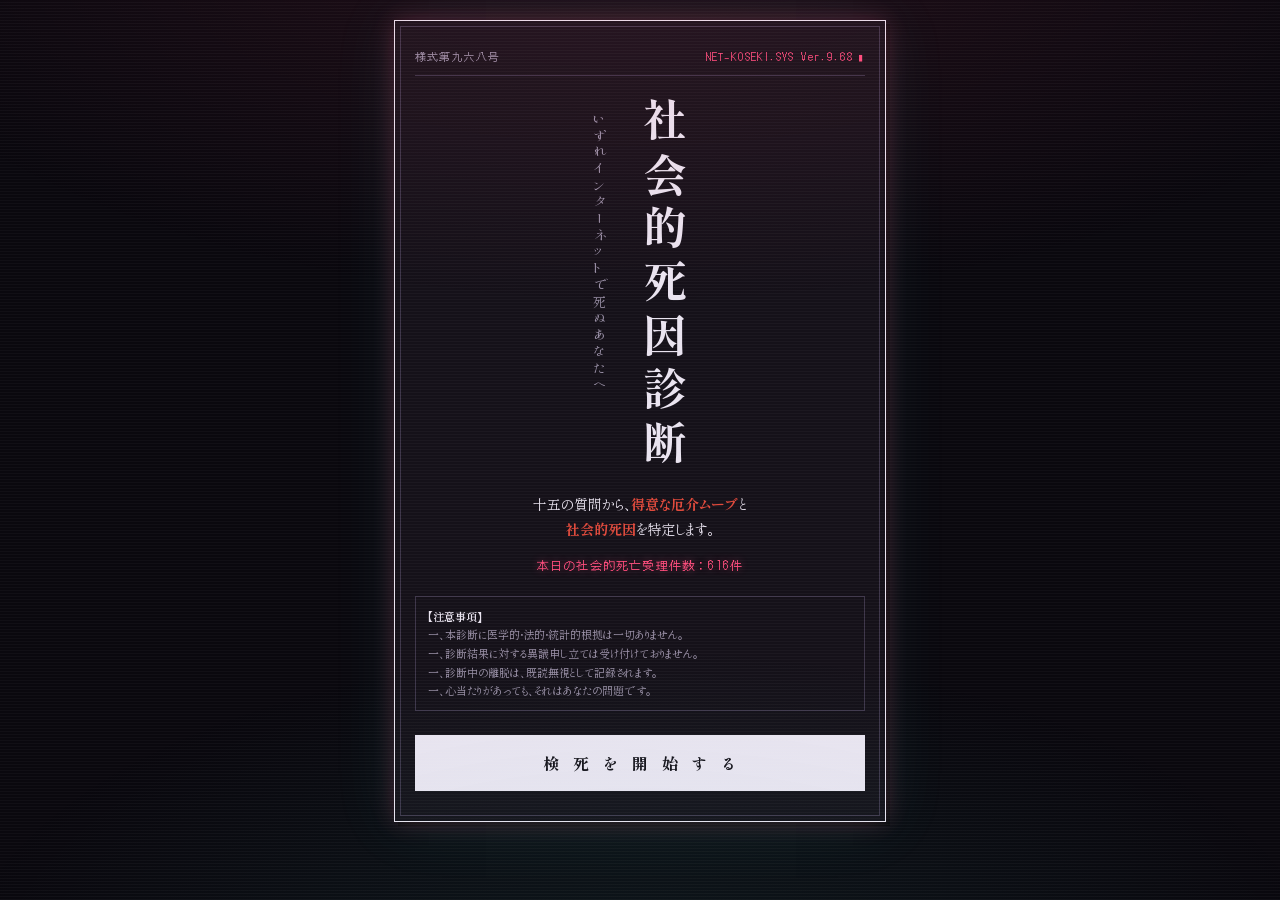
<file: index.html>
<!DOCTYPE html>
<html lang="ja">
<head>
<meta charset="UTF-8">
<meta name="viewport" content="width=device-width, initial-scale=1.0, viewport-fit=cover">
<meta name="color-scheme" content="dark">
<meta name="theme-color" content="#0a080e">
<title>インターネット社会的死因診断</title>
<meta name="description" content="いずれインターネットで死ぬあなたへ。15の質問から、得意な厄介ムーブと社会的死因を特定します。">
<!-- ▼公開時: 下4行の https://USERNAME.github.io/REPO/ を実際のURLに置換▼ -->
<meta property="og:title" content="インターネット社会的死因診断">
<meta property="og:description" content="いずれインターネットで死ぬあなたへ。15の質問から、得意な厄介ムーブと社会的死因を特定します。">
<meta property="og:url" content="https://USERNAME.github.io/REPO/">
<meta property="og:image" content="https://USERNAME.github.io/REPO/ogp.png">
<meta property="og:type" content="website">
<meta name="twitter:card" content="summary_large_image">
<link rel="preconnect" href="https://fonts.googleapis.com">
<link rel="preconnect" href="https://fonts.gstatic.com" crossorigin>
<link href="https://fonts.googleapis.com/css2?family=Shippori+Mincho:wght@500;600;700;800&family=DotGothic16&display=swap" rel="stylesheet">
<style>
:root{
  color-scheme:dark;
  --paper:#151119;
  --paper-dark:#201a28;
  --ink:#eae4f0;
  --ink-soft:#9d93aa;
  --rule:#3d3549;
  --shu:#e04a3c;
  --shu-deep:#ff4d7d;
  --gold:#a8853a;
  --bg:#0a080e;
  --neon:#ff4d7d;
  --cyan:#3ee6d6;
  --pixel:"DotGothic16","Shippori Mincho",monospace;
}
*{margin:0;padding:0;box-sizing:border-box;}
html{-webkit-text-size-adjust:100%;}
body{
  font-family:"Shippori Mincho","Hiragino Mincho ProN","Yu Mincho","MS Mincho",serif;
  background:var(--bg);
  color:var(--ink);
  min-height:100vh;
  min-height:100dvh;
  line-height:1.8;
  font-feature-settings:"palt";
}
/* CRT走査線+グロー */
body::before{
  content:"";
  position:fixed;inset:0;
  pointer-events:none;
  background:
    repeating-linear-gradient(0deg, rgba(255,255,255,.03) 0 1px, transparent 1px 3px),
    radial-gradient(ellipse 120% 80% at 50% -10%, rgba(255,77,125,.10), transparent 55%),
    radial-gradient(ellipse 100% 70% at 50% 110%, rgba(62,230,214,.07), transparent 55%);
  z-index:2;
}
#app{
  position:relative;z-index:1;
  max-width:520px;margin:0 auto;
  padding:20px 14px 48px;
}
.sheet{
  background:var(--paper);
  border:1.5px solid var(--ink);
  box-shadow:
    0 0 22px rgba(255,77,125,.22),
    0 0 60px rgba(62,230,214,.10),
    4px 4px 0 rgba(0,0,0,.65);
  padding:26px 20px 30px;
  position:relative;
}
.sheet::before{
  content:"";
  position:absolute;inset:5px;
  border:1px solid var(--rule);
  pointer-events:none;
}
.screen{display:none;}
.screen.active{display:block;animation:fadein .35s ease;}
@keyframes fadein{from{opacity:0;transform:translateY(6px);}to{opacity:1;transform:none;}}
@media (prefers-reduced-motion: reduce){
  .screen.active{animation:none;}
  .stamp{animation:none !important;}
  .v-title{animation:none !important;text-shadow:none !important;}
  .gov-eyebrow span:last-child::after{animation:none !important;}
}

/* ---------- 表紙 ---------- */
.gov-eyebrow{
  display:flex;justify-content:space-between;align-items:center;
  font-family:var(--pixel);
  font-size:11px;letter-spacing:.1em;color:var(--ink-soft);
  border-bottom:1px solid var(--rule);
  padding-bottom:8px;margin-bottom:22px;
}
.gov-eyebrow span:last-child{color:var(--neon);}
.gov-eyebrow span:last-child::after{
  content:"▮";
  margin-left:3px;
  animation:blink 1.1s steps(1) infinite;
}
@keyframes blink{50%{opacity:0;}}
.title-block{
  display:flex;justify-content:center;gap:26px;
  min-height:300px;margin-bottom:8px;
}
.v-title{
  writing-mode:vertical-rl;
  font-size:clamp(34px,9.5vw,44px);
  font-weight:800;
  letter-spacing:.22em;
  line-height:1.25;
  animation:glitch 4s steps(1) infinite;
}
@keyframes glitch{
  0%,92%{text-shadow:none;transform:none;}
  93%{text-shadow:2px 0 var(--neon), -2px 0 var(--cyan);transform:translateX(1px);}
  94.5%{text-shadow:-2px 0 var(--neon), 2px 0 var(--cyan);transform:translateX(-1px);}
  96%{text-shadow:3px 1px var(--neon), -3px -1px var(--cyan);transform:none;}
  97.5%{text-shadow:none;transform:none;}
}
.v-sub{
  writing-mode:vertical-rl;
  font-size:13px;
  letter-spacing:.28em;
  color:var(--ink-soft);
  padding-top:14px;
}
.lead{
  text-align:center;
  font-size:14px;
  margin:18px 0 6px;
}
.lead strong{color:var(--shu);font-weight:700;}
.notice{
  font-size:11px;color:var(--ink-soft);
  border:1px solid var(--rule);
  padding:10px 12px;
  margin:20px 0 24px;
  line-height:1.7;
}
.notice b{font-weight:700;color:var(--ink);}

/* ---------- ボタン ---------- */
.btn{
  display:block;width:100%;
  font-family:inherit;
  font-size:16px;font-weight:700;letter-spacing:.3em;text-indent:.3em;
  padding:15px 10px;
  background:var(--ink);color:var(--paper);
  border:1.5px solid var(--ink);
  cursor:pointer;
  transition:background .15s,color .15s;
}
.btn:hover,.btn:focus-visible{background:var(--paper);color:var(--ink);}
.btn:focus-visible{outline:2px solid var(--shu);outline-offset:2px;}
.btn-sub{
  background:var(--paper);color:var(--ink);
  font-size:13px;letter-spacing:.2em;padding:12px 10px;margin-top:10px;
}
.btn-sub:hover,.btn-sub:focus-visible{background:var(--ink);color:var(--paper);}
.btn-shu{background:var(--neon);border-color:var(--neon);font-family:var(--pixel);letter-spacing:.15em;text-indent:.15em;}
.btn-shu:hover,.btn-shu:focus-visible{background:var(--paper);color:var(--neon);}
/* サイバー層: 帳票の周辺装置はドットフォント */
.cert-head .form-no,.cert-head .en,.data-cell,.share-cap,.retry-note,.axes .cap,.axis-row,.btn-sub{
  font-family:var(--pixel);
}

/* ---------- 設問 ---------- */
.q-head{
  display:flex;justify-content:space-between;align-items:baseline;
  border-bottom:2px solid var(--ink);
  padding-bottom:6px;margin-bottom:4px;
}
.q-no{font-size:13px;letter-spacing:.15em;font-weight:700;}
.q-total{font-family:var(--pixel);font-size:11px;color:var(--ink-soft);letter-spacing:.1em;}
.q-progress{
  height:6px;background:#161219;
  border:1px solid var(--ink);
  margin-bottom:20px;
}
.q-progress i{
  display:block;height:100%;
  background:linear-gradient(90deg, var(--neon), var(--cyan));
  transition:width .25s ease;
}
.q-text{
  font-size:16.5px;font-weight:700;
  margin-bottom:20px;
  min-height:3.2em;
}
.opt{
  display:block;width:100%;
  font-family:inherit;font-size:14.5px;text-align:left;
  background:var(--paper);
  border:1.5px solid var(--ink);
  padding:13px 14px 13px 40px;
  margin-bottom:10px;
  cursor:pointer;
  position:relative;
  line-height:1.6;
  transition:background .12s;
}
.opt::before{
  content:attr(data-mark);
  position:absolute;left:12px;top:12px;
  width:20px;height:20px;
  border:1.5px solid var(--ink);
  border-radius:50%;
  font-size:11px;line-height:19px;text-align:center;
  font-weight:700;
}
.opt:hover,.opt:focus-visible{background:#241b2c;border-color:var(--neon);box-shadow:inset 3px 0 0 var(--neon);}
.opt:focus-visible{outline:2px solid var(--neon);outline-offset:1px;}
.q-note{font-family:var(--pixel);font-size:11px;color:var(--ink-soft);text-align:center;margin-top:6px;}

/* ---------- 結果:死亡診断書 ---------- */
.cert{position:relative;}
.cert-head{
  text-align:center;
  border-bottom:3px double var(--ink);
  padding-bottom:12px;margin-bottom:16px;
}
.cert-head .form-no{
  font-size:10px;color:var(--ink-soft);letter-spacing:.12em;
  text-align:left;margin-bottom:6px;
}
.cert-head h2{
  font-size:26px;font-weight:800;letter-spacing:.3em;text-indent:.3em;
}
.cert-head .en{
  font-size:9.5px;color:var(--ink-soft);letter-spacing:.28em;margin-top:2px;
}
.stamp{
  position:absolute;top:34px;right:6px;
  width:74px;height:74px;
  border:2.5px solid var(--shu);
  color:var(--shu);
  display:flex;align-items:center;justify-content:center;
  writing-mode:vertical-rl;
  font-size:13px;font-weight:800;letter-spacing:.18em;line-height:1.3;
  transform:rotate(7deg);
  opacity:.92;
  text-shadow:0 0 12px rgba(224,74,60,.5);
  animation:stamp-in .3s cubic-bezier(.2,2.4,.5,1) .35s backwards;
  pointer-events:none;
}
@keyframes stamp-in{
  from{transform:rotate(7deg) scale(2.1);opacity:0;}
  to{transform:rotate(7deg) scale(1);opacity:.92;}
}
.row{
  display:flex;
  border:1px solid var(--ink);
  border-bottom:none;
  font-size:13.5px;
}
.row:last-of-type{border-bottom:1px solid var(--ink);}
.row .th{
  flex:0 0 92px;
  background:var(--paper-dark);
  border-right:1px solid var(--ink);
  padding:9px 8px;
  font-size:11.5px;font-weight:700;letter-spacing:.1em;
  color:var(--ink-soft);
  display:flex;align-items:center;
}
.row .td{flex:1;padding:9px 12px;}
.cause-main{
  font-size:19px;font-weight:800;line-height:1.5;
  color:var(--shu-deep);
  text-shadow:0 0 14px rgba(255,77,125,.45);
}
.skill-name{font-size:15.5px;font-weight:800;}
.detail-box{
  border:1px solid var(--ink);
  margin-top:14px;
  padding:14px 14px 12px;
  font-size:13.5px;
  position:relative;
}
.detail-box .cap{
  position:absolute;top:-9px;left:10px;
  background:var(--paper);
  padding:0 8px;
  font-size:10.5px;font-weight:700;letter-spacing:.15em;
  color:var(--ink-soft);
}
.detail-box p{margin-bottom:.7em;}
.detail-box p:last-child{margin-bottom:0;}
.detail-box .quote{
  color:var(--shu-deep);font-weight:700;
  padding-left:1em;
}
.data-grid{
  display:grid;grid-template-columns:1fr 1fr;
  border:1px solid var(--ink);
  margin-top:14px;
}
.data-cell{
  border-bottom:1px solid var(--rule);
  padding:8px 10px 7px;
  font-size:11px;color:var(--ink-soft);letter-spacing:.05em;
}
.data-cell:nth-child(odd){border-right:1px solid var(--rule);}
.data-cell:nth-last-child(-n+2){border-bottom:none;}
.data-cell b{
  display:block;
  font-size:15px;color:var(--ink);font-weight:800;letter-spacing:0;
  margin-top:1px;
}
.data-cell.hero{
  grid-column:1/-1;
  text-align:center;
  border-right:none !important;
  padding:12px 10px 10px;
}
.data-cell.hero b{
  font-family:"Shippori Mincho",serif;
  font-size:34px;color:var(--neon);
  text-shadow:0 0 16px rgba(255,77,125,.5);
  margin-top:2px;
}
.yokai .data-cell.hero b{color:#e0b13c;text-shadow:0 0 16px rgba(224,177,60,.5);}
.will-box{
  margin-top:14px;
  border-left:4px solid var(--ink);
  background:var(--paper-dark);
  padding:11px 14px;
  font-size:13px;
}
.will-box .cap{font-size:10.5px;font-weight:700;letter-spacing:.15em;color:var(--ink-soft);display:block;margin-bottom:3px;}
.will-box .w{font-size:14.5px;font-weight:700;}
.rebirth{
  margin-top:12px;
  font-size:12.5px;
  text-align:right;
  color:var(--ink-soft);
}
.rebirth b{color:var(--ink);font-weight:800;font-size:14px;}
.compat-box{
  border:1px solid var(--ink);
  margin-top:16px;
  padding:16px 14px 4px;
  position:relative;
}
.compat-box .cap{
  position:absolute;top:-9px;left:10px;
  background:var(--paper);
  padding:0 8px;
  font-family:var(--pixel);
  font-size:10.5px;font-weight:700;letter-spacing:.15em;
  color:var(--ink-soft);
}
.compat-row{margin-bottom:13px;font-size:13px;}
.compat-row .tag{
  font-family:var(--pixel);
  font-size:11px;letter-spacing:.1em;
  display:inline-block;margin-right:8px;
}
.compat-row.good .tag{color:var(--cyan);text-shadow:0 0 8px rgba(62,230,214,.4);}
.compat-row.bad .tag{color:var(--neon);text-shadow:0 0 8px rgba(255,77,125,.4);}
.compat-row b{font-size:14px;font-weight:800;}
.compat-row p{margin-top:2px;color:var(--ink-soft);font-size:12.5px;line-height:1.7;}
.yokai .compat-box{border-color:var(--gold);}
.yokai .compat-box .cap{background:#171512;color:#b3a986;}
.yokai .compat-row.good .tag{color:#e0b13c;text-shadow:0 0 8px rgba(224,177,60,.4);}
.yokai .compat-row p{color:#8f866f;}

/* ---------- 死因目録 ---------- */
.cat-item{
  border:1px solid var(--ink);
  padding:12px 12px 10px;
  margin-bottom:12px;
  position:relative;
}
.cat-item .cat-no{
  font-family:var(--pixel);
  font-size:10px;color:var(--ink-soft);letter-spacing:.15em;
}
.cat-cause{
  display:block;
  font-size:16px;font-weight:800;
  color:var(--shu-deep);
  margin:2px 0 4px;
}
.cat-skill{font-size:12.5px;}
.cat-will{font-size:12px;color:var(--ink-soft);margin-top:3px;}
.cat-item.me{
  border-color:var(--neon);
  box-shadow:0 0 14px rgba(255,77,125,.35);
}
.cat-item.me::after{
  content:"あなた";
  position:absolute;top:10px;right:10px;
  font-family:var(--pixel);
  font-size:10px;color:var(--neon);
  border:1px solid var(--neon);
  padding:1px 6px;letter-spacing:.1em;
}
.cat-item.locked{border-color:var(--gold);}
.cat-item.locked .cat-cause{color:var(--gold);letter-spacing:.2em;}
.cat-lock-note{
  font-family:var(--pixel);
  font-size:10.5px;color:var(--ink-soft);
}
.cat-foot{
  font-family:var(--pixel);
  font-size:10.5px;color:var(--ink-soft);
  text-align:center;margin:14px 0 12px;letter-spacing:.1em;
}
.axes{
  margin-top:16px;
  border:1px solid var(--rule);
  padding:12px 12px 8px;
}
.axes .cap{font-size:10.5px;font-weight:700;letter-spacing:.15em;color:var(--ink-soft);margin-bottom:8px;}
.axis-row{display:flex;align-items:center;gap:8px;margin-bottom:6px;font-size:11px;}
.axis-row .lab{flex:0 0 62px;letter-spacing:.05em;}
.axis-row .bar{flex:1;height:8px;background:#161219;border:1px solid var(--rule);}
.axis-row .bar i{display:block;height:100%;background:linear-gradient(90deg,var(--neon),var(--cyan));}
.axis-row .val{flex:0 0 26px;text-align:right;font-weight:700;}
.share-area{margin-top:24px;}
.share-cap{
  text-align:center;font-size:11px;color:var(--ink-soft);
  letter-spacing:.15em;margin-bottom:10px;
}
#certCanvas{display:none;}
.retry-note{
  text-align:center;font-size:11px;color:var(--ink-soft);margin-top:16px;line-height:1.7;
}

/* ---------- 病み層 ---------- */
.sheet{animation:breathe 5.5s ease-in-out infinite;}
@keyframes breathe{
  0%,100%{box-shadow:0 0 22px rgba(255,77,125,.22),0 0 60px rgba(62,230,214,.10),4px 4px 0 rgba(0,0,0,.65);}
  50%{box-shadow:0 0 36px rgba(255,77,125,.42),0 0 84px rgba(62,230,214,.15),4px 4px 0 rgba(0,0,0,.65);}
}
#whispers{position:fixed;inset:0;pointer-events:none;z-index:3;overflow:hidden;}
.whisper{
  position:absolute;
  font-family:var(--pixel);
  color:rgba(62,230,214,.5);
  font-size:12px;letter-spacing:.12em;white-space:nowrap;
  text-shadow:0 0 8px rgba(62,230,214,.55);
  animation:whisp 4.5s ease forwards;
}
.whisper.bad{
  color:rgba(255,77,125,.75);
  font-size:13px;
  text-shadow:0 0 12px rgba(255,77,125,.8);
  animation-duration:3.6s;
}
@keyframes whisp{
  0%{opacity:0;transform:translateY(8px);}
  20%{opacity:1;}
  75%{opacity:.65;}
  100%{opacity:0;transform:translateY(-12px);}
}
body.flash::after{
  content:"";
  position:fixed;inset:0;z-index:4;pointer-events:none;
  background:repeating-linear-gradient(0deg,rgba(255,77,125,.16) 0 2px,transparent 2px 5px);
  mix-blend-mode:screen;
  animation:flashout .16s steps(2) forwards;
}
@keyframes flashout{to{opacity:0;}}
/* 検死が進むほど装置が病む */
body.decay1 .sheet{animation-duration:3.4s;}
body.decay1 .q-note{color:var(--neon);}
body.decay2 .sheet{animation-duration:1.9s;}
body.decay2 .q-no{color:var(--shu);}
body.decay2 .q-note{color:var(--neon);text-shadow:0 0 8px rgba(255,77,125,.5);}
body.decay2 .q-text{animation:textglitch 3.2s steps(1) infinite;}
@keyframes textglitch{
  0%,93%{text-shadow:none;transform:none;}
  94%{text-shadow:2px 0 var(--neon),-2px 0 var(--cyan);transform:translateX(1px);}
  96%{text-shadow:-2px 0 var(--neon),2px 0 var(--cyan);transform:translateX(-1px);}
  97.5%{text-shadow:none;transform:none;}
}
.cause-main.glitchy{animation:textglitch 2.8s steps(1) infinite;}
.death-no{
  font-family:var(--pixel);
  font-size:11px;color:var(--neon);
  text-align:center;margin-top:6px;letter-spacing:.15em;
}
#deathToday{
  font-family:var(--pixel);
  font-size:12px;color:var(--neon);
  text-align:center;margin-top:12px;letter-spacing:.1em;
  text-shadow:0 0 8px rgba(255,77,125,.4);
}
@media (prefers-reduced-motion: reduce){
  .sheet,.q-text,.cause-main.glitchy{animation:none !important;}
  .whisper{animation:none;opacity:.4;}
  body.flash::after{display:none;}
}

/* ---------- 妖怪(レア) ---------- */
.yokai .sheet{
  background:#171512;
  border-color:var(--gold);
  box-shadow:0 1px 0 var(--gold), 3px 3px 0 rgba(0,0,0,.5);
  color:#e8ddc4;
}
.yokai .sheet::before{border-color:#4a4436;}
.yokai .cert-head{border-color:var(--gold);}
.yokai .cert-head .form-no,.yokai .cert-head .en{color:#8f866f;}
.yokai .row,.yokai .detail-box,.yokai .data-grid{border-color:var(--gold);}
.yokai .row .th{background:#221f19;border-color:var(--gold);color:#b3a986;}
.yokai .cause-main{color:#e0b13c;}
.yokai .detail-box .cap{background:#171512;color:#b3a986;}
.yokai .detail-box .quote{color:#e0b13c;}
.yokai .data-cell{border-color:#4a4436;color:#8f866f;}
.yokai .data-cell b{color:#e8ddc4;}
.yokai .will-box{background:#221f19;border-color:var(--gold);}
.yokai .will-box .cap{color:#b3a986;}
.yokai .rebirth{color:#8f866f;}
.yokai .rebirth b{color:#e0b13c;}
.yokai .stamp{border-color:#e0b13c;color:#e0b13c;mix-blend-mode:normal;}
.yokai .axes{border-color:#4a4436;}
.yokai .axes .cap,.yokai .axis-row{color:#b3a986;}
.yokai .axis-row .bar{background:#221f19;border-color:#4a4436;}
.yokai .axis-row .bar i{background:#e0b13c;}
.yokai .btn-sub{background:transparent;color:#e8ddc4;border-color:var(--gold);}
.yokai .btn-sub:hover{background:var(--gold);color:#171512;}
.yokai .retry-note{color:#8f866f;}
.yokai-note{
  text-align:center;font-size:12px;color:#e0b13c;
  letter-spacing:.2em;margin-bottom:14px;font-weight:700;
}
</style>
</head>
<body>
<div id="whispers"></div>
<div id="app">

  <!-- ========== 表紙 ========== -->
  <section id="screen-title" class="screen active">
    <div class="sheet">
      <div class="gov-eyebrow">
        <span>様式第九六八号</span>
        <span>NET-KOSEKI.SYS Ver.9.68</span>
      </div>
      <div class="title-block">
        <div class="v-sub">いずれインターネットで死ぬあなたへ</div>
        <h1 class="v-title">社会的死因診断</h1>
      </div>
      <p class="lead">十五の質問から、<strong>得意な厄介ムーブ</strong>と<br><strong>社会的死因</strong>を特定します。</p>
      <p id="deathToday"></p>
      <div class="notice">
        <b>【注意事項】</b><br>
        一、本診断に医学的・法的・統計的根拠は一切ありません。<br>
        一、診断結果に対する異議申し立ては受け付けておりません。<br>
        一、診断中の離脱は、既読無視として記録されます。<br>
        一、心当たりがあっても、それはあなたの問題です。
      </div>
      <button class="btn" id="btnStart">検 死 を 開 始 す る</button>
    </div>
  </section>

  <!-- ========== 設問 ========== -->
  <section id="screen-quiz" class="screen">
    <div class="sheet">
      <div class="q-head">
        <span class="q-no" id="qNo">第1問</span>
        <span class="q-total">全15問</span>
      </div>
      <div class="q-progress"><i id="qBar" style="width:0%"></i></div>
      <p class="q-text" id="qText"></p>
      <div id="qOpts"></div>
      <p class="q-note" id="qNote">※ どれを選んでも印象は悪くなります</p>
    </div>
  </section>

  <!-- ========== 結果 ========== -->
  <section id="screen-result" class="screen">
    <p class="yokai-note" id="yokaiNote" style="display:none">― 特殊個体が検出されました ―</p>
    <div class="sheet cert">
      <div class="stamp" id="stampEl">戸籍局<br>審査済</div>
      <div class="cert-head">
        <p class="form-no" id="certNo">様式第九六八号(死第00-000号)</p>
        <h2>死亡診断書</h2>
        <p class="en">CERTIFICATE OF SOCIAL DEATH (INTERNET)</p>
        <p class="death-no" id="deathNo"></p>
      </div>

      <div class="row"><div class="th">死　因</div><div class="td cause-main" id="rCause"></div></div>
      <div class="row"><div class="th">保有技能</div><div class="td skill-name" id="rSkill"></div></div>
      <div class="row"><div class="th">死亡場所</div><div class="td" id="rPlace"></div></div>

      <div class="detail-box">
        <span class="cap">検 死 所 見</span>
        <div id="rDetail"></div>
      </div>

      <div class="data-grid" id="rData"></div>

      <div class="will-box">
        <span class="cap">最 後 の 投 稿</span>
        <span class="w" id="rWill"></span>
      </div>

      <p class="rebirth">転生先：<b id="rRebirth"></b></p>

      <div class="compat-box">
        <span class="cap">相 性 鑑 定</span>
        <div class="compat-row good">
          <span class="tag">◎ 共存可能</span><b id="cGoodName"></b>
          <p id="cGoodWhy"></p>
        </div>
        <div class="compat-row bad">
          <span class="tag">× 炎上必至</span><b id="cBadName"></b>
          <p id="cBadWhy"></p>
        </div>
      </div>

      <div class="axes">
        <p class="cap">解 剖 デ ー タ(五軸)</p>
        <div id="rAxes"></div>
      </div>

      <div class="share-area">
        <p class="share-cap">― 死亡を報告する ―</p>
        <button class="btn btn-shu" id="btnShareX">Xでポストする(ワンタップ)</button>
        <button class="btn btn-sub" id="btnSaveImg">診断書を画像で保存する</button>
        <button class="btn btn-sub" id="btnCatalog">死因目録を見る(全11種)</button>
        <button class="btn btn-sub" id="btnRetry">再検死(もう一度診断する)</button>
      </div>
      <p class="retry-note" id="retryNote">診断書画像を付けたい場合は、保存してから<br>ポスト画面で添付してください。</p>
    </div>
  </section>

  <!-- ========== 死因目録 ========== -->
  <section id="screen-catalog" class="screen">
    <div class="sheet">
      <div class="gov-eyebrow">
        <span>別表第一</span>
        <span>死因目録 全11種</span>
      </div>
      <div id="catalogList"></div>
      <p class="cat-foot">本目録は予告なく増補されることがあります。</p>
      <button class="btn btn-sub" id="btnBackResult">診断書に戻る</button>
    </div>
  </section>

</div>
<canvas id="certCanvas" width="1080" height="1920"></canvas>

<script>
"use strict";
/* =========================================================
   インターネット社会的死因診断
   軸: A=承認欲求 B=他責性 C=危機管理 D=演出力 E=粘着性
========================================================= */

const AXES = ["A","B","C","D","E"];
const AXIS_LABEL = {A:"承認欲求", B:"他責性", C:"危機管理", D:"演出力", E:"粘着性"};

const QUESTIONS = [
 {t:"深夜に投稿した長文が、朝になると恥ずかしく見えました。",
  o:[["誰にも見られていないうちに消す",{C:2,A:1}],
     ["いいねが付いているので残す",{A:2}],
     ["「昨日は少し病んでました」と追加投稿する",{A:2,D:2}],
     ["さらに長い補足を書く",{D:3,A:1}]]},
 {t:"知人が明らかに間違った情報を投稿しています。",
  o:[["人前で訂正する",{B:2}],
     ["匿名アカウントで指摘する",{C:2,B:1}],
     ["スクリーンショットを仲間に送る",{E:2,B:1}],
     ["今後使えるので黙って保存する",{C:2,E:2}]]},
 {t:"気になる相手から半日返信がありません。",
  o:[["忙しいのだと思う",{C:1}],
     ["相手のオンライン状況を確認する",{E:2}],
     ["意味深な投稿をする",{D:2,A:1}],
     ["別の相手に連絡して心を安定させる",{C:1,D:1}]]},
 {t:"裏垢を作る一番の理由は？",
  o:[["本音を吐き出すため",{A:1,C:1}],
     ["特定の人を監視するため",{E:3}],
     ["表では言えない趣味のため",{C:2}],
     ["裏垢を持っている自分に少し憧れているため",{D:2,A:1}]]},
 {t:"炎上したとき、最初にすることは？",
  o:[["事情を説明する",{D:1,B:1}],
     ["投稿を削除する",{C:2}],
     ["味方になりそうな人へ連絡する",{B:2,E:1}],
     ["自分より問題のある人を探す",{B:3}]]},
 {t:"知人から「これ、わたしのこと？」と聞かれました。",
  o:[["違うと答える",{C:1,B:1}],
     ["「そう思ったなら心当たりがあるの？」と返す",{B:2,D:1}],
     ["既読を付けずに投稿を消す",{C:2}],
     ["本人に分かるように書いたので認める",{E:2,D:1}]]},
 {t:"一番信用できない言葉は？",
  o:[["「怒ってないよ」",{B:1}],
     ["「誰にも言わない」",{E:1,C:1}],
     ["「寝てた」",{B:1,C:1}],
     ["「もうアカウント消します」",{A:2,D:1}]]},
 {t:"昔ブロックされた相手のアカウント、どうしていますか？",
  o:[["もう見ていない",{C:1}],
     ["別垢で定期的に確認している",{E:3}],
     ["ブロックされたこと自体をまだ根に持っている",{B:2,E:1}],
     ["相手の新しい交友関係まで把握している",{E:3,C:1}]]},
 {t:"スマホの写真フォルダを人に見られそうになったとき。",
  o:[["特に問題ない",{}],
     ["一瞬で角度を変える反射神経がある",{C:2}],
     ["見せる用のアルバムを普段から用意している",{C:3,D:1}],
     ["そもそも人前でスマホを開かない",{C:2,E:1}]]},
 {t:"投稿して10分、反応がゼロです。",
  o:[["気にしない",{}],
     ["何度か画面を更新して確認する",{A:2}],
     ["時間帯が悪かったと分析を始める",{A:2,B:1}],
     ["一度消して、ゴールデンタイムに再投稿する",{A:3,C:1}]]},
 {t:"プロフィール文に書きがちなものは？",
  o:[["事実だけ",{C:1}],
     ["「気軽に絡んでください」(絡みにくい)",{A:1}],
     ["意味深なポエム",{D:3}],
     ["少し盛った経歴",{D:2,A:1}]]},
 {t:"グループチャットで自分だけ既読スルーされたとき。",
  o:[["気のせいだと思う",{}],
     ["送った内容を読み返して反省する",{A:1,C:1}],
     ["「あの人たち感じ悪いよね」と別の人に言う",{B:3,E:1}],
     ["通信障害の可能性を疑う",{B:2}]]},
 {t:"終わった恋人・友人とのトーク履歴は？",
  o:[["すぐ消す",{C:2}],
     ["消さないが、見ない",{E:1}],
     ["定期的に読み返す",{E:2,A:1}],
     ["スクショしてバックアップまである",{E:3,C:1}]]},
 {t:"「病んでいる」ことを、どう伝えますか？",
  o:[["直接言う",{}],
     ["言わない",{C:1}],
     ["絵文字のない短文を深夜に置く",{D:2,A:2}],
     ["ストーリーに白黒の空の写真",{D:3,A:1}]]},
 {t:"誤爆に気づいたときの初動は？",
  o:[["素直に謝って訂正する",{}],
     ["秒で削除し、なかったことにする",{C:2}],
     ["「乗っ取られました」",{B:3,D:1}],
     ["誤爆すら計算だったことにする",{D:3,B:1}]]}
];

/* ---------- 診断タイプ ---------- */
const TYPES = [
 {id:1, cause:"深夜ポエム過剰摂取死",
  skill:"悲劇の主人公演出技能士　一級",
  place:"自室のベッドの上(午前3時)",
  vec:{A:9,B:3,C:3,D:9,E:3},
  detail:[
   "あなたの失恋は、あなたが思っているほど文学ではありません。",
   "句読点が減り、改行が増え、最後が「…」で終わり始めたら、それはポエムではなく発作です。",
   "直接死因:午前3時の自分の文章を、覚醒した午前9時の自分が読んでしまったこと。"],
  will:"「昨日の投稿は忘れてください」",
  rebirth:"誰も見ていないブログ",
  compat:{good:["承認欲求餓死","お互いの投稿に3秒でいいねを付け合う永久機関が完成します。"], bad:["正論孤独死","深夜のポエムに「で、解決策は？」と返されます。朝までに関係が終わります。"]}},
 {id:2, cause:"裏垢誤爆による社会的出血死",
  skill:"使い分けているつもり技能士　二級",
  place:"本垢のタイムライン上",
  vec:{A:5,B:4,C:1,D:3,E:8},
  detail:[
   "あなたは「裏垢は別人格」だと思っています。残念ですが違います。全部あなたです。",
   "悪口の腕前だけは確かですが、アカウント切替の確認は人生で一度もしたことがありません。",
   "直接死因:本垢に投稿した「今日も面倒なのから連絡来てる」に対する、本人からの「これ俺？」。"],
  will:"「乗っ取られました」",
  rebirth:"鍵アカウント",
  compat:{good:["転生失敗死","バレた者同士、特定された後の身の振り方だけは誰よりも的確に教え合えます。"], bad:["恋愛相談暴露死","あなたの裏垢の存在が、「相談」という形式で共通の知人全員に共有されます。"]}},
 {id:3, cause:"匂わせ投稿による集団窒息死",
  skill:"交際偽装職人(無認可)",
  place:"よく行く店のテーブル席",
  vec:{A:8,B:3,C:4,D:8,E:6},
  detail:[
   "手、グラス、ホテルの壁、二人分の食事。あなたの写真には、なぜか顔だけが写りません。",
   "交際の事実がないまま交際の空気だけを供給するのは、無許可の営業です。",
   "直接死因:匂わせていた相手が、別の人物と同じ店で同じ構図を撮っていたことの発覚。"],
  will:"「別にそういう関係ではないです」",
  rebirth:"加工アプリの中",
  compat:{good:["深夜ポエム過剰摂取死","匂わせ写真に意味深ポエムが添えられ、作品として完成します。"], bad:["裏垢誤爆による社会的出血死","あなたの匂わせは全て別垢で記録されています。相手が誤爆した日が、あなたの命日です。"]}},
 {id:4, cause:"正論孤独死",
  skill:"頼まれていない問題解決技能士　特級",
  place:"リプライ欄の最深部",
  vec:{A:2,B:9,C:6,D:1,E:6},
  detail:[
   "あなたの言うことはいつも正しい。そして、いつも求められていません。",
   "慰めてほしい人に解決策を出すのは、腹痛の人に筋トレを勧める行為です。",
   "直接死因:すべてのレスバに勝利した結果、話しかけてくる人間が一人もいなくなったこと。"],
  will:"「反論できないなら絡んでくるな」",
  rebirth:"まとめサイトのコメント欄",
  compat:{good:["謝罪文中毒死","あなたが論破し、相手が美しく謝罪する。需要と供給が一致した小さな地獄です。"], bad:["被害者ポジション固定死","正論を言った0.3秒後に加害者にされます。開戦から炎上までの最短記録を更新します。"]}},
 {id:5, cause:"謝罪文中毒死",
  skill:"反省しているように見える文章作成士　一級",
  place:"メモアプリのスクリーンショット内",
  vec:{A:5,B:7,C:5,D:8,E:3},
  detail:[
   "あなたの謝罪文は回を追うごとに上手くなっています。反省が減った分が、文章力に回っているからです。",
   "「関係者各位」は、個人が使っていい言葉ではありません。",
   "直接死因:謝罪文の完成度が、謝罪の必要性を上回ったこと。"],
  will:"「真摯に受け止めております」",
  rebirth:"企業の公式リリース担当",
  compat:{good:["正論孤独死","怒ってくれる人がいないと謝れません。あちらは無限に供給してくれます。"], bad:["過去ツイート発掘事故死","謝罪するたびに、過去の謝罪文との矛盾を発掘されます。"]}},
 {id:6, cause:"過去ツイート発掘事故死",
  skill:"昔の自分は別人理論　専門家",
  place:"7年前のタイムライン",
  vec:{A:4,B:6,C:1,D:4,E:2},
  detail:[
   "今のあなたは良識的です。7年前のあなたは、とても元気です。",
   "あなたは埋めたつもりでいますが、インターネットに時効はありません。",
   "直接死因:昔の尖った発言が、本人の代表作として発掘・展示されたこと。"],
  will:"「当時は若かったので」",
  rebirth:"インターネットアーカイブ",
  compat:{good:["転生失敗死","「過去は別人」理論の同志。お互いの前世に触れない不可侵条約が結べます。"], bad:["裏垢誤爆による社会的出血死","あなたの7年分のログを全部保存しています。あなたの代表作の管理人です。"]}},
 {id:7, cause:"被害者ポジション固定死",
  skill:"先に怒らせてから怖がる職人",
  place:"「もう無理」と投稿した直後の画面",
  vec:{A:5,B:9,C:4,D:7,E:4},
  detail:[
   "相手が我慢している間、あなたは強気です。相手が怒った瞬間、被害者席に着席します。所要時間0.3秒。",
   "「そんな言い方しなくてもよくない？」は、魔法の言葉ではありません。",
   "直接死因:被害者席を指定席にしたことによる、信用の全損。"],
  will:"「もう誰も信じられない」",
  rebirth:"相談掲示板の常連",
  compat:{good:["深夜ポエム過剰摂取死","あなたの被害を最も美しく詠んでくれます。共依存の完成形です。"], bad:["正論孤独死","泣いても正論が止まりません。あなたの被害者席が撤去されます。"]}},
 {id:8, cause:"承認欲求餓死",
  skill:"消す前提投稿技能士　準一級",
  place:"通知欄(未受信)",
  vec:{A:10,B:4,C:4,D:5,E:4},
  detail:[
   "あなたは通知を確認していないフリをします。でも通知欄は3分に1回見ています。",
   "「消すかも」は消しません。「誰も見てないと思うけど」は、全員に見てほしい。",
   "直接死因:投稿から7分間、いいねが付かなかったこと。"],
  will:"「やっぱり消しました」",
  rebirth:"招待制SNS(招待は来ない)",
  compat:{good:["深夜ポエム過剰摂取死","相手は読んでほしい、あなたは反応したい。いいねの永久機関です。"], bad:["匂わせ投稿による集団窒息死","相手の匂わせに集まるいいねを眺めて、餓死が加速します。"]}},
 {id:9, cause:"恋愛相談暴露死",
  skill:"相談という名の情報漏洩技能士　二級",
  place:"共通の知人のグループ通話内",
  vec:{A:5,B:6,C:2,D:4,E:8},
  detail:[
   "あなたは本人にだけ言いません。本人以外の全員には言います。",
   "「誰にも言わないで」を付ければ漏れないと思っていますが、それは呪文ではなく予告です。",
   "直接死因:相談内容が知人網を一周して、本人に届いたこと。"],
  will:"「誰にも言わないでって言ったのに」",
  rebirth:"グループ通話の聞き専",
  compat:{good:["被害者ポジション固定死","相談が無限に湧いてくる情報源です。あなたは今日も「誰にも言わないよ」と言います。"], bad:["転生失敗死","相手の転生先を3時間で全員に共有してしまい、輪廻を破壊します。"]}},
 {id:10, cause:"転生失敗死",
  skill:"定期的アカウント作り直し技能士　三級",
  place:"開設3時間の新アカウント",
  vec:{A:3,B:5,C:1,D:3,E:4},
  detail:[
   "あなたは人間関係をリセットするために転生します。しかし文体、絵文字、句読点の癖が、全部前世のままです。",
   "輪廻の回数だけは多いのに、匿名化には一度も成功していません。",
   "直接死因:新アカウント開設3時間後の「もしかして○○？」。"],
  will:"「人違いです」",
  rebirth:"新アカウント(既に特定済み)",
  compat:{good:["過去ツイート発掘事故死","お互いの前世に触れずにいてくれる、この世で唯一の相手です。"], bad:["裏垢誤爆による社会的出血死","別垢からずっと観察されています。転生しても初日に特定されます。"]}},
];

const YOKAI = {
 id:99, cause:"死亡不能(インターネットバケモン化)",
 skill:"全技能保持者(国家資格外・概念)",
 place:"特定不能(遍在)",
 detail:[
  "あなたは全項目で規定値を超過しました。もう、個人としては死ねません。",
  "アカウントを消しても語り継がれ、名前を伏せても特定され、忘れられた頃に発掘されます。",
  "本局はこれを死亡ではなく「概念としての定着」と認定し、診断書の発行を保留します。おめでとうございます。"],
 will:"(投稿は不要。あなたの行動がすでに投稿である)",
 rebirth:"転生不能(概念として永続)",
 compat:{good:["該当なし","バケモンに相性という概念はありません。全人類と相互観察関係にあります。"], bad:["もう一体のバケモン","概念同士が接触すると、インターネットが一つ終わります。"]}};

/* ---------- 状態 ---------- */
let qIndex = 0;
let score = {A:0,B:0,C:0,D:0,E:0};
let axisMax = {A:0,B:0,C:0,D:0,E:0};
QUESTIONS.forEach(q=>{
  AXES.forEach(ax=>{
    axisMax[ax] += Math.max(0, ...q.o.map(o=>o[1][ax]||0));
  });
});
let currentResult = null;

/* ---------- 病み装置: X通知(破滅進行) ---------- */
function whisperText(i){
  const r = (a,b)=>a+Math.floor(Math.random()*(b-a+1));
  const t1 = [ // 無害な通知
    ()=>"通知 "+r(1,3)+"件",
    ()=>"いいね ♡"+r(0,2),
    ()=>"不明なアカウントに閲覧されました",
    ()=>"フォロワー +0",
    ()=>"あなたのポストが表示されました"
  ];
  const t2 = [ // ざわつき始める
    ()=>"引用リポスト +"+r(3,18),
    ()=>"リプライ +"+r(5,24),
    ()=>"知らない人に発見されました",
    ()=>"相互フォロワーがスクショを保存しました",
    ()=>"インプレッション 急上昇",
    ()=>"「これって…」"
  ];
  const t3 = [ // 破滅
    ()=>"トレンド入り:あなた",
    ()=>"フォロワー -"+r(80,400),
    ()=>"まとめ記事が作成されました",
    ()=>"アカウント特定スレ 進行中",
    ()=>"通知 +"+r(99,999)+"件",
    ()=>"「これ本人？」",
    ()=>"過去ポストが発掘されました"
  ];
  const pool = i<9 ? t1 : i<13 ? t2 : t3;
  return pool[Math.floor(Math.random()*pool.length)]();
}
function spawnWhisper(i){
  const box = document.getElementById("whispers");
  if(!box) return;
  const s = document.createElement("span");
  s.className = "whisper" + (i>=13 ? " bad" : "");
  s.textContent = whisperText(i);
  s.style.left = (8 + Math.random()*60) + "%";
  s.style.top = (10 + Math.random()*75) + "%";
  box.appendChild(s);
  setTimeout(()=>s.remove(), 4800);
}
function noteFor(i){
  if(i < 4)  return "※ どれを選んでも印象は悪くなります";
  if(i < 8)  return (i%2===0) ? "※ 迷っている時間も記録されています" : "※ いまの回答、本心ですか？";
  if(i < 12) return (i%2===0) ? "※ 傾向は概ね把握しました" : "※ 正直に答えても手遅れです";
  return (i%2===0) ? "※ もう戻れません" : "※ まもなく死亡が確定します";
}
function dailyCount(){
  const d = new Date();
  const seed = d.getFullYear()*10000 + (d.getMonth()+1)*100 + d.getDate();
  return 380 + ((seed * 2654435761) >>> 16) % 470;
}
const todayCount = dailyCount();

/* ---------- バケモン遭遇記録(保存不可環境では揮発) ---------- */
let rareSeen = false;
try{ rareSeen = localStorage.getItem("idsd_rare") === "1"; }catch(e){}
function markRareSeen(){
  rareSeen = true;
  try{ localStorage.setItem("idsd_rare","1"); }catch(e){}
}

/* ---------- 死因目録 ---------- */
function renderCatalog(){
  const all = TYPES.concat([YOKAI]);
  const myId = currentResult ? currentResult.type.id : null;
  $("catalogList").innerHTML = all.map((t,i)=>{
    const isRare = t.id === 99;
    const no = isRare ? "特殊個体" : "第" + String(i+1).padStart(2,"0") + "号";
    if(isRare && !rareSeen){
      return '<div class="cat-item locked"><div class="cat-no">'+no+'</div>'+
        '<b class="cat-cause">？？？？？？？？</b>'+
        '<p class="cat-lock-note">厄介偏差値が規定値を超過した者のみ、本欄を閲覧できます。</p></div>';
    }
    return '<div class="cat-item'+(t.id===myId?' me':'')+'">'+
      '<div class="cat-no">'+no+'</div>'+
      '<b class="cat-cause">'+escapeHtml(t.cause)+'</b>'+
      '<p class="cat-skill">'+escapeHtml(t.skill)+'</p>'+
      '<p class="cat-will">遺言:'+escapeHtml(t.will)+'</p></div>';
  }).join("");
}

/* ---------- 画面制御 ---------- */
const $ = id => document.getElementById(id);
function show(id){
  document.querySelectorAll(".screen").forEach(s=>s.classList.remove("active"));
  $(id).classList.add("active");
  window.scrollTo({top:0});
}

$("deathToday").textContent = "本日の社会的死亡受理件数：" + todayCount + "件";

$("btnStart").addEventListener("click", ()=>{
  qIndex = 0;
  score = {A:0,B:0,C:0,D:0,E:0};
  document.body.classList.remove("decay1","decay2","yokai");
  renderQuestion();
  show("screen-quiz");
});

const MARKS = ["ア","イ","ウ","エ"];
const REDUCED = window.matchMedia && window.matchMedia("(prefers-reduced-motion: reduce)").matches;
function renderQuestion(){
  const q = QUESTIONS[qIndex];
  document.body.classList.toggle("decay1", qIndex >= 5);
  document.body.classList.toggle("decay2", qIndex >= 10);
  $("qNo").textContent = "第" + (qIndex+1) + "問";
  $("qBar").style.width = (qIndex/QUESTIONS.length*100) + "%";
  $("qText").textContent = q.t;
  $("qNote").textContent = noteFor(qIndex);
  if(qIndex >= 4 && !REDUCED){
    const p = qIndex < 9 ? 0.5 : qIndex < 13 ? 0.8 : 1;
    if(Math.random() < p){ spawnWhisper(qIndex); }
    if(qIndex >= 13 && Math.random() < 0.5){
      setTimeout(()=>spawnWhisper(qIndex), 900 + Math.random()*800);
    }
  }
  const wrap = $("qOpts");
  wrap.innerHTML = "";
  q.o.forEach((opt,i)=>{
    const b = document.createElement("button");
    b.className = "opt";
    b.dataset.mark = MARKS[i];
    b.textContent = opt[0];
    b.addEventListener("click", ()=>answer(opt[1]));
    wrap.appendChild(b);
  });
}

function answer(s){
  AXES.forEach(ax=>{ score[ax] += (s[ax]||0); });
  if(!REDUCED){
    document.body.classList.remove("flash");
    void document.body.offsetWidth;
    document.body.classList.add("flash");
    setTimeout(()=>document.body.classList.remove("flash"), 200);
  }
  qIndex++;
  if(qIndex < QUESTIONS.length){
    renderQuestion();
  }else{
    finish();
  }
}

/* ---------- 判定 ---------- */
function normalized(){
  const n = {};
  AXES.forEach(ax=>{ n[ax] = axisMax[ax] ? (score[ax]/axisMax[ax])*10 : 0; });
  return n;
}
/* タイプ別補正: 分布平準化(シミュレーション最適化値、なりきり整合10/10検証済み) */
const TYPE_BIAS = {1:0.06, 2:-0.03, 3:0.08, 4:-0.08, 5:0.08, 6:0.02, 7:0.08, 8:-0.08, 9:0.01, 10:0.03};

function judge(){
  // 本人の平均に対する「軸の突出パターン」で判定(センタリング+コサイン類似度+分布補正)
  const n = normalized();
  const total = AXES.reduce((s,ax)=>s+n[ax],0);
  // レア判定: 全軸の総量が規定値超過 → バケモン(実測 約1%)
  if(total >= 25){ return {type:YOKAI, n, rare:true}; }
  const um = total/5;
  const u = AXES.map(ax=>n[ax]-um);
  const ul = Math.sqrt(u.reduce((s,v)=>s+v*v,0)) || 1;
  let best = null, bestS = -Infinity;
  TYPES.forEach(t=>{
    const tm = AXES.reduce((s,ax)=>s+t.vec[ax],0)/5;
    const tv = AXES.map(ax=>t.vec[ax]-tm);
    const tl = Math.sqrt(tv.reduce((s,v)=>s+v*v,0)) || 1;
    let dot = 0;
    for(let i=0;i<5;i++) dot += u[i]*tv[i];
    const sc = dot/(ul*tl) + (TYPE_BIAS[t.id]||0);
    if(sc > bestS){ bestS = sc; best = t; }
  });
  return {type:best, n, rare:false};
}

/* ---------- 動的データ ---------- */
function buildStats(n, rare){
  const A=n.A,B=n.B,C=n.C,D=n.D,E=n.E;
  const total = A+B+C+D+E;
  const jitter = m => Math.floor(Math.random()*m); // 再検死ごとに微変動
  const hensa = Math.max(28, Math.min(95, Math.round(50 + (total-16)*2.4 + jitter(3))));
  if(rare){
    return {
      hensa: "測定不能",
      hero: ["厄介偏差値","測定不能(振り切れ)"],
      cells: [
        ["推定死亡時刻","死亡せず"],
        ["SNS残り寿命","無期限(概念のため)"],
        ["炎上規模","観測不能"],
        ["スクショ保存数","全人類が保有"],
        ["謝罪文の完成度","謝罪の概念を超越"],
        ["反省度","0％"]
      ]
    };
  }
  const h = Math.min(4, 1 + Math.round(A/3.2));
  const m = (Math.round(A*7 + E*13) + jitter(7)) % 60;
  const time = "午前" + h + "時" + String(m).padStart(2,"0") + "分";
  const spread = B+E;
  const scale = spread<6 ? "半径5メートル" :
                spread<10 ? "相互フォロワー全員" :
                spread<14 ? "知人には全員届く" :
                spread<17 ? "学区・職場一帯" : "トレンド入り(2時間)";
  const ss = Math.round(3 + E*8.5) + jitter(4);
  const apology = Math.min(100, Math.round(40 + D*6) + jitter(5));
  const regret = Math.max(2, Math.round(100 - B*11 - jitter(6)));
  const life = Math.max(3, Math.round(380 - total*13 + C*18 + jitter(30)));
  return {
    hensa,
    hero: ["厄介偏差値", String(hensa)],
    cells: [
      ["推定死亡時刻", time],
      ["SNS残り寿命", "あと" + life + "日"],
      ["炎上規模", scale],
      ["スクショ保存数", ss + "枚"],
      ["謝罪文の完成度", apology + "点"],
      ["反省度", regret + "％"]
    ]
  };
}

/* ---------- 結果描画 ---------- */
function finish(){
  const r = judge();
  const stats = buildStats(r.n, r.rare);
  const certNo = "様式第九六八号(死第" +
    String(new Date().getFullYear()).slice(-2) + "-" +
    String(100 + Math.floor(Math.random()*900)) + "号)";
  const deathNo = todayCount + 1;
  currentResult = {...r, stats, certNo, deathNo};

  document.body.classList.toggle("yokai", r.rare);
  if(r.rare){ markRareSeen(); }
  $("yokaiNote").style.display = r.rare ? "block" : "none";
  $("stampEl").innerHTML = r.rare ? "戸籍局<br>認定外" : "戸籍局<br>審査済";
  $("certNo").textContent = certNo;
  $("deathNo").textContent = "本日の死亡受付　第" + deathNo + "号";
  $("rCause").textContent = r.type.cause;
  $("rCause").classList.add("glitchy");
  $("rSkill").textContent = r.type.skill;
  $("rPlace").textContent = r.type.place;
  $("rDetail").innerHTML = r.type.detail.map(p=>{
    return "<p>" + escapeHtml(p) + "</p>";
  }).join("");
  $("rData").innerHTML =
    '<div class="data-cell hero">'+escapeHtml(stats.hero[0])+'<b>'+escapeHtml(stats.hero[1])+'</b></div>' +
    stats.cells.map(s=>
      '<div class="data-cell">'+escapeHtml(s[0])+'<b>'+escapeHtml(s[1])+'</b></div>'
    ).join("");
  $("rWill").textContent = r.type.will;
  $("rRebirth").textContent = r.type.rebirth;
  $("cGoodName").textContent = r.type.compat.good[0];
  $("cGoodWhy").textContent = r.type.compat.good[1];
  $("cBadName").textContent = r.type.compat.bad[0];
  $("cBadWhy").textContent = r.type.compat.bad[1];
  $("rAxes").innerHTML = AXES.map(ax=>{
    const v = r.n[ax];
    return '<div class="axis-row"><span class="lab">'+AXIS_LABEL[ax]+'</span>'+
      '<span class="bar"><i style="width:'+(v*10)+'%"></i></span>'+
      '<span class="val">'+v.toFixed(1)+'</span></div>';
  }).join("");
  show("screen-result");
}

function escapeHtml(s){
  return s.replace(/[&<>"']/g, c=>({"&":"&amp;","<":"&lt;",">":"&gt;",'"':"&quot;","'":"&#39;"}[c]));
}

$("btnCatalog").addEventListener("click", ()=>{
  renderCatalog();
  show("screen-catalog");
});
$("btnBackResult").addEventListener("click", ()=>{
  show("screen-result");
});

$("btnRetry").addEventListener("click", ()=>{
  document.body.classList.remove("yokai","decay1","decay2");
  qIndex = 0;
  score = {A:0,B:0,C:0,D:0,E:0};
  renderQuestion();
  show("screen-quiz");
});

/* ---------- 共有(画像つき) ---------- */
async function certBlob(){
  if(!currentResult) return null;
  try{ await document.fonts.ready; }catch(e){}
  drawCert(currentResult);
  return new Promise(res=>$("certCanvas").toBlob(res, "image/png"));
}

function shareText(withUrlInText){
  const t = currentResult.type;
  const hensa = currentResult.stats.hensa;
  const url = location.href.startsWith("http") ? location.href.split("#")[0].split("?")[0] : "";
  let text = "【死亡報告】私のインターネット死因は「" + t.cause + "」でした。\n厄介偏差値:" + hensa + "\n保有技能:" + t.skill + "\n#インターネット社会的死因診断";
  if(withUrlInText && url){ text += "\n" + url; }
  return {text, url};
}

/* ワンタップ投稿: X投稿画面を直接開く(リンクカード表示) */
$("btnShareX").addEventListener("click", ()=>{
  if(!currentResult) return;
  const s = shareText(false);
  const intent = "https://twitter.com/intent/tweet?text=" + encodeURIComponent(s.text) +
    (s.url ? "&url=" + encodeURIComponent(s.url) : "");
  window.open(intent, "_blank");
});

/* ---------- 診断書画像(画像のみ共有→写真保存/添付) ---------- */
$("btnSaveImg").addEventListener("click", async ()=>{
  const blob = await certBlob();
  if(!blob) return;
  const file = new File([blob], "internet_death_certificate.png", {type:"image/png"});
  // 画像のみなら共有シート経由でXにも正常に添付できる
  if(navigator.canShare && navigator.canShare({files:[file]})){
    try{
      await navigator.share({files:[file]});
      return;
    }catch(e){
      if(e && e.name === "AbortError") return;
    }
  }
  // フォールバック: ダウンロード
  const a = document.createElement("a");
  a.href = URL.createObjectURL(blob);
  a.download = "internet_death_certificate.png";
  document.body.appendChild(a);
  a.click();
  setTimeout(()=>{ URL.revokeObjectURL(a.href); a.remove(); }, 1000);
});

function drawCert(r){
  const cv = $("certCanvas");
  const ctx = cv.getContext("2d");
  const W = cv.width, H = cv.height;
  const rare = r.rare;
  const PAPER = rare ? "#171512" : "#151119";
  const INK   = rare ? "#e8ddc4" : "#eae4f0";
  const SOFT  = rare ? "#8f866f" : "#9d93aa";
  const SHU   = rare ? "#e0b13c" : "#e04a3c";
  const RULE  = rare ? "#4a4436" : "#3d3549";
  const FILL  = rare ? "#221f19" : "#201a28";
  const MIN = '"Shippori Mincho","Hiragino Mincho ProN","Yu Mincho",serif';
  const PIX = '"DotGothic16",monospace';
  const NEON = "#ff4d7d", CYAN = "#3ee6d6";

  ctx.fillStyle = PAPER;
  ctx.fillRect(0,0,W,H);

  // 外枠(二重)
  ctx.strokeStyle = INK; ctx.lineWidth = 6;
  ctx.strokeRect(36,36,W-72,H-72);
  ctx.lineWidth = 2;
  ctx.strokeRect(54,54,W-108,H-108);

  const L = 96, R = W-96;
  let y = 150;

  ctx.textBaseline = "alphabetic";
  ctx.fillStyle = SOFT;
  ctx.font = "26px " + PIX;
  ctx.textAlign = "left";
  ctx.fillText(r.certNo, L, y);
  ctx.textAlign = "right";
  ctx.fillStyle = rare ? SHU : NEON;
  ctx.fillText("NET-KOSEKI.SYS", R, y);
  ctx.textAlign = "left";
  y += 84;

  ctx.fillStyle = INK;
  ctx.textAlign = "center";
  ctx.font = "800 92px " + MIN;
  ctx.fillText("死 亡 診 断 書", W/2, y);
  y += 46;
  ctx.fillStyle = SOFT;
  ctx.font = "24px " + PIX;
  ctx.fillText("CERTIFICATE OF SOCIAL DEATH ( INTERNET )", W/2, y);
  y += 30;
  // 二重罫+ネオンライン
  ctx.strokeStyle = INK; ctx.lineWidth = 5;
  line(ctx, L, y, R, y); ctx.lineWidth = 2; line(ctx, L, y+10, R, y+10);
  const grad = ctx.createLinearGradient(L,0,R,0);
  grad.addColorStop(0, NEON); grad.addColorStop(1, CYAN);
  ctx.strokeStyle = grad; ctx.lineWidth = 4;
  line(ctx, L, y+22, R, y+22);
  y += 86;

  // 朱印
  ctx.save();
  ctx.translate(R-90, 200);
  ctx.rotate(7*Math.PI/180);
  ctx.strokeStyle = SHU; ctx.lineWidth = 7;
  ctx.globalAlpha = .9;
  ctx.strokeRect(-75,-75,150,150);
  ctx.fillStyle = SHU;
  ctx.font = "800 42px " + MIN;
  ctx.textAlign = "center";
  ctx.fillText(rare?"認定外":"審査済", 0, -10);
  ctx.fillText("戸籍局", 0, 44);
  ctx.restore();

  // 死因
  ctx.textAlign = "left";
  ctx.fillStyle = SOFT;
  ctx.font = "700 30px " + MIN;
  ctx.fillText("【死　因】", L, y);
  y += 62;
  ctx.fillStyle = rare ? SHU : NEON;
  ctx.font = "800 58px " + MIN;
  wrapText(ctx, r.type.cause, L, y, R-L, 74);
  y = wrapText.lastY + 64;

  // 保有技能
  ctx.fillStyle = SOFT;
  ctx.font = "700 30px " + MIN;
  ctx.fillText("【保有技能】", L, y);
  y += 54;
  ctx.fillStyle = INK;
  ctx.font = "800 42px " + MIN;
  wrapText(ctx, r.type.skill, L, y, R-L, 58);
  y = wrapText.lastY + 60;

  ctx.strokeStyle = RULE; ctx.lineWidth = 2;
  line(ctx, L, y, R, y);
  y += 56;

  // 厄介偏差値(1枚看板)
  ctx.textAlign = "center";
  ctx.fillStyle = SOFT;
  ctx.font = "30px " + PIX;
  ctx.fillText("厄 介 偏 差 値", W/2, y);
  ctx.fillStyle = rare ? SHU : NEON;
  ctx.font = "800 " + (rare ? "64px " : "120px ") + MIN;
  ctx.fillText(r.stats.hero[1], W/2, y + (rare ? 90 : 130));
  y += rare ? 150 : 190;
  ctx.textAlign = "left";

  // データ表
  const stats = r.stats.cells;
  ctx.font = "28px " + MIN;
  const colW = (R-L)/2;
  for(let i=0;i<stats.length;i++){
    const cx = L + (i%2)*colW;
    const cy = y + Math.floor(i/2)*96;
    ctx.fillStyle = SOFT;
    ctx.font = "26px " + PIX;
    ctx.fillText(stats[i][0], cx, cy);
    ctx.fillStyle = INK;
    ctx.font = "800 38px " + MIN;
    ctx.fillText(stats[i][1], cx, cy+44);
  }
  y += Math.ceil(stats.length/2)*96 + 20;

  ctx.strokeStyle = RULE; ctx.lineWidth = 2;
  line(ctx, L, y, R, y);
  y += 66;

  // 最後の投稿
  ctx.fillStyle = FILL;
  const willTop = y-44;
  ctx.fillRect(L, willTop, R-L, 130);
  ctx.fillStyle = INK;
  ctx.fillRect(L, willTop, 8, 130);
  ctx.fillStyle = SOFT;
  ctx.font = "700 26px " + MIN;
  ctx.fillText("最 後 の 投 稿", L+34, y);
  y += 50;
  ctx.fillStyle = INK;
  ctx.font = "700 34px " + MIN;
  wrapText(ctx, r.type.will, L+34, y, R-L-68, 46);
  y = willTop + 130 + 58;

  // 転生先
  ctx.fillStyle = SOFT;
  ctx.font = "28px " + MIN;
  ctx.textAlign = "right";
  ctx.fillText("転生先：", R-360, y);
  ctx.fillStyle = rare ? SHU : INK;
  ctx.font = "800 34px " + MIN;
  ctx.textAlign = "right";
  ctx.fillText(r.type.rebirth, R, y);
  y += 72;

  // 五軸バー
  ctx.textAlign = "left";
  ctx.fillStyle = SOFT;
  ctx.font = "700 26px " + MIN;
  ctx.fillText("解剖データ(五軸)", L, y);
  y += 36;
  AXES.forEach(ax=>{
    const v = r.n[ax];
    ctx.fillStyle = SOFT;
    ctx.font = "24px " + MIN;
    ctx.fillText(AXIS_LABEL[ax], L, y+22);
    const bx = L+150, bw = R-L-230;
    ctx.strokeStyle = RULE; ctx.lineWidth = 2;
    ctx.strokeRect(bx, y, bw, 26);
    const bg2 = ctx.createLinearGradient(bx,0,bx+bw,0);
    bg2.addColorStop(0, rare?SHU:NEON); bg2.addColorStop(1, rare?SHU:CYAN);
    ctx.fillStyle = bg2;
    ctx.fillRect(bx+2, y+2, Math.max(0,(bw-4)*v/10), 22);
    ctx.fillStyle = INK;
    ctx.font = "700 24px " + PIX;
    ctx.textAlign = "right";
    ctx.fillText(v.toFixed(1), R, y+22);
    ctx.textAlign = "left";
    y += 46;
  });
  y += 30;

  // フッター
  ctx.fillStyle = rare ? SHU : NEON;
  ctx.font = "24px " + PIX;
  ctx.textAlign = "center";
  ctx.fillText("本日の死亡受付　第" + (r.deathNo || "?") + "号", W/2, H-124);
  ctx.fillStyle = SOFT;
  ctx.fillText("インターネット戸籍局　#インターネット社会的死因診断", W/2, H-84);
}

function line(ctx,x1,y1,x2,y2){
  ctx.beginPath(); ctx.moveTo(x1,y1); ctx.lineTo(x2,y2); ctx.stroke();
}
function wrapText(ctx, text, x, y, maxW, lh){
  let cur = "", yy = y;
  for(const ch of text){
    const test = cur + ch;
    if(ctx.measureText(test).width > maxW && cur){
      ctx.fillText(cur, x, yy);
      cur = ch; yy += lh;
    }else{ cur = test; }
  }
  if(cur) ctx.fillText(cur, x, yy);
  wrapText.lastY = yy;
  return yy;
}
</script>
</body>
</html>
</file>
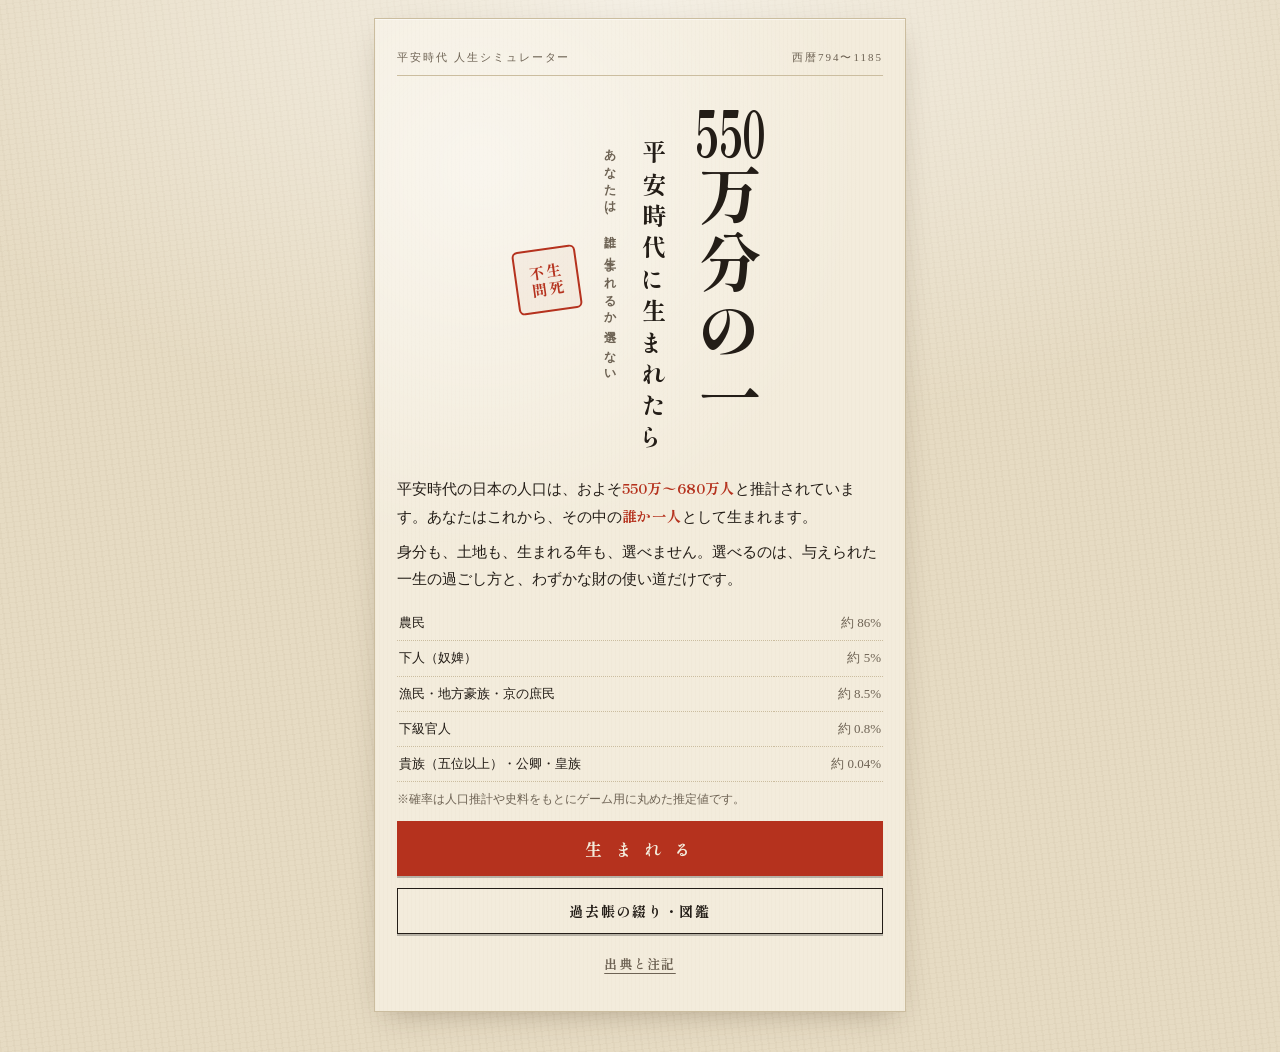
<file: heian/index.html>
<!DOCTYPE html>
<html lang="ja">
<head>
<meta charset="UTF-8">
<meta name="viewport" content="width=device-width, initial-scale=1.0, viewport-fit=cover">
<meta name="color-scheme" content="light">
<meta name="theme-color" content="#efe6d2">
<title>550万分の1 ― 平安時代に生まれたら</title>
<meta name="description" content="生まれる身分も、土地も、年も選べない。史料にもとづく確率で平安時代のどこかに生まれ、一生を生きる人生シミュレーター。">
<!-- ▼公開時: 下の https://USERNAME.github.io/REPO/heian/ を実際のURLに置換▼ -->
<meta property="og:title" content="550万分の1 ― 平安時代に生まれたら">
<meta property="og:description" content="生まれる身分も、土地も、年も選べない。史料にもとづく確率で平安時代のどこかに生まれ、一生を生きる人生シミュレーター。">
<meta property="og:url" content="https://USERNAME.github.io/REPO/heian/">
<meta property="og:image" content="https://USERNAME.github.io/REPO/heian/ogp.png">
<meta property="og:type" content="website">
<meta name="twitter:card" content="summary_large_image">
<link rel="preconnect" href="https://fonts.googleapis.com">
<link rel="preconnect" href="https://fonts.gstatic.com" crossorigin>
<link href="https://fonts.googleapis.com/css2?family=Shippori+Mincho+B1:wght@500;600;700;800&display=swap" rel="stylesheet">
<style>
:root{
  color-scheme:light;
  --paper:#f3ecdc;
  --paper2:#e9dfc8;
  --paper3:#ddd0b3;
  --ink:#231d17;
  --ink-soft:#6e6354;
  --ink-faint:#a39782;
  --rule:#cbbd9f;
  --shu:#b5321e;
  --shu-soft:#e9c9bd;
  --ai:#2f4d6e;
  --ai-soft:#d5dde3;
  --kin:#9a7a36;
  --moe:#4f6b3a;
  --bg:#e6dbc3;
  --min:"Shippori Mincho B1","Hiragino Mincho ProN","Yu Mincho","MS Mincho",serif;
}
*{margin:0;padding:0;box-sizing:border-box;}
html{-webkit-text-size-adjust:100%;}
body{
  font-family:var(--min);
  color:var(--ink);
  background:var(--bg);
  background-image:
    radial-gradient(ellipse 90% 60% at 50% 0%, rgba(255,255,255,.55), transparent 70%),
    repeating-linear-gradient(83deg, rgba(120,95,60,.035) 0 2px, transparent 2px 7px),
    repeating-linear-gradient(-7deg, rgba(120,95,60,.03) 0 1px, transparent 1px 5px);
  min-height:100vh;min-height:100dvh;
  line-height:1.85;
  font-feature-settings:"palt";
}
button{font-family:inherit;color:inherit;}
#app{max-width:560px;margin:0 auto;padding:18px 14px 40px;}
.sheet{
  background:var(--paper);
  background-image:
    radial-gradient(circle at 20% 15%, rgba(255,255,255,.5), transparent 40%),
    repeating-linear-gradient(90deg, rgba(140,110,70,.025) 0 1px, transparent 1px 4px);
  border:1px solid var(--rule);
  box-shadow:0 1px 0 rgba(255,255,255,.6) inset, 0 10px 30px -12px rgba(60,40,20,.35);
  padding:28px 22px 30px;
  position:relative;
}
.screen{display:none;}
.screen.active{display:block;animation:fadein .5s ease;}
@keyframes fadein{from{opacity:0;}to{opacity:1;}}

/* ---------- 共通 ---------- */
.eyebrow{
  display:flex;justify-content:space-between;
  font-size:11px;letter-spacing:.18em;color:var(--ink-soft);
  border-bottom:1px solid var(--rule);padding-bottom:8px;margin-bottom:22px;
}
.btn{
  display:block;width:100%;
  padding:15px 16px;margin-top:12px;
  font-size:17px;font-weight:700;letter-spacing:.25em;
  background:var(--ink);color:var(--paper);
  border:none;cursor:pointer;
  box-shadow:0 2px 0 rgba(0,0,0,.25);
  transition:transform .1s, opacity .2s;
}
.btn:active{transform:translateY(1px);}
.btn.shu{background:var(--shu);}
.btn.sub{
  background:transparent;color:var(--ink);
  border:1px solid var(--ink);font-size:14px;letter-spacing:.12em;padding:12px;
}
.btn.link{background:none;border:none;box-shadow:none;color:var(--ink-soft);font-size:13px;letter-spacing:.1em;text-decoration:underline;text-underline-offset:4px;padding:8px;}
.stamp{
  display:inline-flex;align-items:center;justify-content:center;
  border:2.5px solid var(--shu);color:var(--shu);
  font-weight:800;letter-spacing:.05em;
  border-radius:6px;transform:rotate(-8deg);
  background:rgba(181,50,30,.04);
}

/* ---------- 表紙 ---------- */
.title-wrap{display:flex;flex-direction:row-reverse;justify-content:center;align-items:flex-start;gap:20px;margin:6px 0 18px;}
.t-main{
  writing-mode:vertical-rl;
  font-size:clamp(46px,13vw,64px);font-weight:800;
  letter-spacing:.06em;line-height:1.1;
  text-orientation:mixed;
}
.t-main .n{text-combine-upright:all;}
.t-sub{
  writing-mode:vertical-rl;
  font-size:clamp(19px,5.4vw,24px);font-weight:700;letter-spacing:.32em;
  color:var(--ink);padding-top:42px;
}
.t-sub small{display:block;font-size:12px;letter-spacing:.3em;color:var(--ink-soft);margin-right:10px;font-weight:600;}
.t-seal{
  width:64px;height:64px;margin-top:150px;
  font-size:15px;line-height:1.15;text-align:center;
  writing-mode:vertical-rl;
}
.lede{font-size:14.5px;color:var(--ink);margin:4px 0 6px;}
.lede p{margin-bottom:8px;}
.lede b{color:var(--shu);}
.odds-table{width:100%;border-collapse:collapse;font-size:13px;margin:14px 0 4px;}
.odds-table td{border-bottom:1px dotted var(--rule);padding:5px 2px;}
.odds-table td:last-child{text-align:right;color:var(--ink-soft);font-variant-numeric:tabular-nums;}
.note{font-size:11.5px;color:var(--ink-soft);line-height:1.7;margin-top:8px;}

/* ---------- 誕生 ---------- */
.birth-lines{min-height:300px;padding:8px 0;}
.bl{opacity:0;transform:translateY(6px);transition:opacity .6s, transform .6s;margin-bottom:18px;}
.bl.on{opacity:1;transform:none;}
.bl .k{font-size:12px;letter-spacing:.3em;color:var(--ink-soft);display:block;}
.bl .v{font-size:24px;font-weight:800;letter-spacing:.06em;line-height:1.45;}
.bl .v small{font-size:14px;font-weight:600;color:var(--ink-soft);margin-left:6px;}
.rarity{
  display:flex;align-items:center;gap:16px;
  border-top:1px solid var(--rule);border-bottom:1px solid var(--rule);
  padding:14px 0;margin:6px 0 10px;
}
.rarity .stamp{width:62px;height:62px;font-size:22px;flex:none;}
.rarity .r-num{font-size:13px;color:var(--ink-soft);}
.rarity .r-num b{font-size:26px;color:var(--ink);font-weight:800;margin:0 3px;font-variant-numeric:tabular-nums;}
.bl .v small.share{display:block;margin:2px 0 0;font-size:12px;}
.name-ctl,.name-edit{display:flex;gap:6px;flex-wrap:wrap;margin-top:6px;}
.name-edit[hidden]{display:none;}
.mini{font-size:12px;font-weight:700;padding:5px 10px;background:var(--paper2);border:1px solid var(--rule);cursor:pointer;letter-spacing:.04em;}
.mini:focus-visible{outline:2px solid var(--shu);outline-offset:1px;}
#nameInput{font:inherit;font-size:16px;padding:5px 8px;border:1px solid var(--ink-soft);background:var(--paper);color:var(--ink);width:12em;max-width:100%;}
.bl .tier-d{display:block;font-size:13px;color:var(--ink-soft);line-height:1.7;margin-top:2px;}
.bl .tier-d small{display:block;font-size:11px;margin-top:2px;}
.comment{font-size:14.5px;color:var(--ink);border-left:3px solid var(--shu);padding:2px 0 2px 12px;}

/* ---------- 一生 ---------- */
#screen-life .sheet{padding:0;}
.hud{
  position:sticky;top:env(safe-area-inset-top, 0px);z-index:5;
  background:var(--paper2);
  border-bottom:1px solid var(--rule);
  padding:12px 16px 10px;
}
.scene{display:block;width:100%;max-width:400px;margin:0 auto 8px;aspect-ratio:2/1;image-rendering:pixelated;image-rendering:crisp-edges;border:1px solid var(--rule);background:var(--paper3);}
.hud-top{display:flex;align-items:baseline;justify-content:space-between;gap:8px;flex-wrap:wrap;}
.hud-age{font-size:26px;font-weight:800;letter-spacing:.04em;line-height:1.1;}
.hud-age small{font-size:12px;font-weight:600;color:var(--ink-soft);margin-right:3px;letter-spacing:.1em;}
.hud-when{font-size:12.5px;color:var(--ink-soft);text-align:right;line-height:1.5;}
.hud-when b{color:var(--ink);font-weight:700;}
.hud-who{font-size:13px;margin-top:4px;}
.hud-who b{font-weight:800;}
.hud-who .hud-name{font-size:15px;color:var(--ink);}
.bars{display:grid;grid-template-columns:repeat(4,1fr) 1.25fr;gap:8px;margin-top:9px;align-items:end;}
.bar .lb{font-size:11px;color:var(--ink-soft);display:flex;justify-content:space-between;letter-spacing:.05em;}
.bar .lb span:last-child{font-variant-numeric:tabular-nums;color:var(--ink);}
.bar .tr{height:5px;background:var(--paper3);position:relative;overflow:hidden;}
.bar .fl{position:absolute;left:0;top:0;bottom:0;background:var(--ink);transition:width .4s;}
.bar.hp .fl{background:var(--shu);}
.bar.toku .fl{background:var(--kin);}
.bar,.zai{position:relative;background:none;border:none;padding:0;text-align:left;cursor:pointer;font:inherit;color:inherit;}
.zai{text-align:right;}
.bar:focus-visible,.zai:focus-visible,.risk:focus-visible{outline:2px solid var(--shu);outline-offset:2px;}
.dv{position:absolute;right:0;top:-14px;font-size:11px;font-weight:800;font-variant-numeric:tabular-nums;opacity:0;pointer-events:none;}
.dv.show{animation:dvup 1.6s ease forwards;}
.dv.up{color:var(--moe);} .dv.down{color:var(--shu);}
@keyframes dvup{0%{opacity:0;transform:translateY(4px);}15%{opacity:1;transform:none;}70%{opacity:1;}100%{opacity:0;transform:translateY(-4px);}}
.risk-row{display:flex;align-items:center;gap:8px;margin-top:9px;}
.risk{flex:1;display:flex;align-items:center;gap:6px;background:none;border:none;padding:0;font:inherit;color:inherit;cursor:pointer;text-align:left;min-width:0;}
.risk .rl{font-size:11px;color:var(--ink-soft);letter-spacing:.08em;white-space:nowrap;}
.risk b{font-size:13px;white-space:nowrap;}
.risk small{font-size:11px;color:var(--ink-soft);overflow:hidden;text-overflow:ellipsis;white-space:nowrap;}
.lamp{width:14px;height:18px;flex:none;display:inline-block;}
.risk.l1 b{color:#8a6a1e;} .risk.l2 b{color:#b5521e;} .risk.l3 b{color:var(--shu);}
.yojo{flex:none;white-space:nowrap;}
.yojo[disabled]{opacity:.45;cursor:not-allowed;}
.tip{position:absolute;z-index:9;left:12px;right:12px;background:var(--paper);border:1px solid var(--ink);padding:10px 12px;font-size:13px;line-height:1.7;box-shadow:0 8px 20px -10px rgba(0,0,0,.5);}
.tip b{display:block;font-size:14px;margin-bottom:2px;}
.tip[hidden]{display:none;}
.zai .lb{font-size:11px;color:var(--ink-soft);}
.zai .v{font-size:16px;font-weight:800;font-variant-numeric:tabular-nums;line-height:1.1;}
.zai .v.neg{color:var(--shu);}
.zai .v small{font-size:11px;font-weight:600;color:var(--ink-soft);margin-left:2px;}

.log{padding:12px 16px 170px;min-height:55vh;}
.row{display:grid;grid-template-columns:44px 1fr;gap:10px;padding:6px 0;font-size:14.5px;animation:rowin .35s ease;}
@keyframes rowin{from{opacity:0;transform:translateY(4px);}to{opacity:1;transform:none;}}
.row .a{font-size:11.5px;color:var(--ink-faint);padding-top:3px;letter-spacing:.02em;white-space:nowrap;font-variant-numeric:tabular-nums;}
.row.first .a{color:var(--ink-soft);font-weight:700;}
.row.yr{border-top:1px dotted var(--rule);}
.row .t{line-height:1.75;}
.row.k-faint .t{color:var(--ink-faint);font-size:13px;}
.row.k-good .t{color:var(--moe);}
.row.k-bad .t{color:#7a2d1f;}
.row.k-hist .t{background:var(--paper2);border-left:3px solid var(--kin);padding:6px 10px;font-size:13.5px;}
.row .src{display:block;font-size:11px;color:var(--ink-soft);margin-top:2px;}
.row.k-choice .t{color:var(--ai);font-weight:600;}
.row.k-birth .t{font-weight:700;}
.row.k-death .t{color:var(--shu);font-weight:800;font-size:16px;}

.ctrl{
  position:fixed;left:0;right:0;bottom:0;z-index:8;
  display:flex;justify-content:center;
  padding:10px 14px calc(10px + env(safe-area-inset-bottom));
  background:linear-gradient(to top, var(--bg) 60%, rgba(230,219,195,0));
  pointer-events:none;
}
.ctrl-col{display:flex;flex-direction:column;gap:6px;max-width:532px;width:100%;pointer-events:auto;}
.scene-wrap{position:relative;max-width:400px;margin:0 auto 8px;}
.scene-wrap .scene{margin:0;}
.speed{position:absolute;top:5px;right:5px;display:flex;gap:3px;}
.speed button{width:32px;height:26px;padding:0;display:grid;place-items:center;background:rgba(243,236,220,.9);border:1px solid var(--rule);color:var(--ink);cursor:pointer;}
.speed button.on{background:var(--ink);color:var(--paper);border-color:var(--ink);}
.speed button:focus-visible{outline:2px solid var(--shu);outline-offset:1px;}
.plan-bar{background:var(--paper);border:1px solid var(--rule);padding:7px 8px 8px;box-shadow:0 -4px 14px -8px rgba(60,40,20,.35);}
.plan-now{font-size:12px;color:var(--ink);line-height:1.5;margin-bottom:6px;}
.plan-now .cap{font-size:10.5px;letter-spacing:.2em;color:var(--shu);font-weight:700;margin-right:8px;}
.plan-now small{color:var(--ink-soft);margin-left:4px;}
.chips{display:flex;flex-wrap:wrap;gap:5px;}
.chips button{font-size:12.5px;font-weight:700;padding:6px 9px;background:var(--paper2);border:1px solid var(--rule);cursor:pointer;letter-spacing:.03em;line-height:1.3;}
.chips button[aria-pressed="true"]{background:var(--ai);color:var(--paper);border-color:var(--ai);}
.chips button:focus-visible{outline:2px solid var(--shu);outline-offset:1px;}

/* 選択シート */
.choice-bg{
  position:fixed;inset:0;z-index:20;
  background:rgba(35,29,23,.38);
  display:none;align-items:flex-end;justify-content:center;
}
.choice-bg.show{display:flex;animation:fadein .25s ease;}
.choice{
  width:100%;max-width:560px;max-height:88vh;overflow:auto;
  background:var(--paper);
  border-top:3px solid var(--ink);
  padding:20px 18px calc(22px + env(safe-area-inset-bottom));
  animation:up .3s ease;
}
@keyframes up{from{transform:translateY(30px);opacity:.4;}to{transform:none;opacity:1;}}
.choice .c-kind{font-size:11px;letter-spacing:.3em;color:var(--shu);font-weight:700;}
.choice h3{font-size:21px;font-weight:800;letter-spacing:.08em;margin:2px 0 6px;}
.choice .c-lead{font-size:14px;color:var(--ink);margin-bottom:12px;}
.choice .c-src{font-size:11.5px;color:var(--ink-soft);margin:-6px 0 10px;}
.opt{
  display:block;width:100%;text-align:left;
  background:var(--paper2);border:1px solid var(--rule);
  padding:11px 14px;margin-top:8px;cursor:pointer;
  transition:background .15s, border-color .15s;
}
.opt:hover{border-color:var(--ink);}
.opt:active{background:var(--paper3);}
.opt b{display:block;font-size:15.5px;font-weight:800;letter-spacing:.04em;}
.opt span{display:block;font-size:12.5px;color:var(--ink-soft);margin-top:1px;}
.opt[disabled]{opacity:.42;cursor:not-allowed;}

/* ---------- 過去帳 ---------- */
.kako{position:relative;}
.kako-head{display:flex;align-items:center;justify-content:space-between;border-bottom:2px solid var(--ink);padding-bottom:10px;margin-bottom:4px;}
.kako-head h2{font-size:28px;font-weight:800;letter-spacing:.5em;}
.kako-head .no{font-size:11px;color:var(--ink-soft);letter-spacing:.1em;text-align:right;}
.kscene-wrap{position:relative;max-width:400px;margin:14px auto 0;}
.kscene-wrap .scene{margin:0;}
.ojo-stamp{
  position:absolute;right:-6px;bottom:-34px;width:86px;height:86px;font-size:20px;line-height:1.15;text-align:center;
  border-radius:50%;border-width:3px;
  animation:stampin .5s cubic-bezier(.2,1.6,.4,1) .6s both;
}
.ojo-stamp.jigoku{color:#3d2a2a;border-color:#3d2a2a;background:rgba(40,20,20,.05);}
.ojo-stamp.rinne{color:var(--ai);border-color:var(--ai);background:rgba(47,77,110,.05);}
@keyframes stampin{from{transform:scale(2.2) rotate(-20deg);opacity:0;}to{transform:scale(1) rotate(-10deg);opacity:1;}}
.epithet{font-size:clamp(21px,6vw,27px);font-weight:800;letter-spacing:.05em;margin:16px 92px 6px 0;line-height:1.45;}
.epithet::before{content:"『";}
.epithet::after{content:"』";}
.kv{display:grid;grid-template-columns:76px 1fr;border-top:1px solid var(--rule);margin-top:12px;}
.kv dt,.kv dd{padding:9px 0;border-bottom:1px solid var(--rule);font-size:14px;}
.kv dt{font-size:12px;color:var(--ink-soft);letter-spacing:.2em;padding-top:11px;}
.kv dd b{font-size:16px;font-weight:800;}
.kv dd .d{display:block;font-size:12.5px;color:var(--ink-soft);margin-top:2px;}
.kv dd .cause{color:var(--shu);font-size:19px;}
.jisei{
  margin:20px auto 6px;padding:16px 10px;
  display:flex;flex-direction:row-reverse;justify-content:center;gap:14px;
  background:var(--paper2);border:1px solid var(--rule);
}
.jisei .cap{writing-mode:vertical-rl;font-size:12px;letter-spacing:.4em;color:var(--ink-soft);border-left:1px solid var(--rule);padding-left:10px;}
.jisei .poem{writing-mode:vertical-rl;white-space:pre-line;font-size:18px;font-weight:700;letter-spacing:.14em;line-height:2;min-height:220px;}
.jisei .none{writing-mode:vertical-rl;font-size:14px;color:var(--ink-soft);letter-spacing:.14em;min-height:0;}
.ojo-box{margin-top:14px;font-size:14px;}
.ojo-box b{font-size:17px;}
.stats-box{margin-top:18px;background:var(--paper2);border:1px solid var(--rule);padding:14px 14px 12px;}
.stats-box .cap{font-size:11.5px;letter-spacing:.25em;color:var(--ink-soft);margin-bottom:8px;}
.stat-line{display:flex;justify-content:space-between;align-items:baseline;font-size:13.5px;padding:4px 0;border-bottom:1px dotted var(--rule);}
.stat-line:last-of-type{border-bottom:none;}
.stat-line b{font-size:17px;font-variant-numeric:tabular-nums;}
.hist{display:flex;align-items:flex-end;gap:2px;height:64px;margin:12px 0 4px;}
.hist i{flex:1;background:var(--ink-faint);min-height:1px;}
.hist i.me{background:var(--shu);}
.hist-ax{display:flex;justify-content:space-between;font-size:10.5px;color:var(--ink-soft);}
.share{margin-top:20px;}
.share .cap{text-align:center;font-size:12px;letter-spacing:.3em;color:var(--ink-soft);}
.fulllog{display:none;margin-top:16px;border-top:1px solid var(--rule);padding-top:8px;}
.fulllog.show{display:block;}
.fulllog .row{animation:none;}

/* ---------- 出典 ---------- */
.src-list{font-size:13.5px;}
.src-list h3{font-size:15px;font-weight:800;letter-spacing:.12em;margin:18px 0 6px;border-bottom:1px solid var(--rule);padding-bottom:4px;}
.src-list li{margin:0 0 7px 1.2em;}
.src-list li span{display:block;font-size:12px;color:var(--ink-soft);}
.src-list a{color:var(--ai);}

#cardCanvas{display:none;}
.tabs{display:flex;gap:0;border-bottom:1px solid var(--ink);margin-bottom:14px;}
.tabs button{flex:1;padding:9px;font:inherit;font-weight:800;letter-spacing:.2em;background:none;border:none;border-bottom:3px solid transparent;cursor:pointer;color:var(--ink-soft);}
.tabs button[aria-selected="true"]{color:var(--ink);border-bottom-color:var(--shu);}
.life-row{border-bottom:1px dotted var(--rule);padding:9px 0;font-size:13.5px;line-height:1.6;}
.life-row b{font-size:15px;}
.life-row .ep{display:block;font-weight:800;}
.life-row small{display:block;color:var(--ink-soft);font-size:12px;}
.dex h3{font-size:14px;font-weight:800;letter-spacing:.12em;margin:16px 0 6px;display:flex;justify-content:space-between;align-items:baseline;border-bottom:1px solid var(--rule);padding-bottom:3px;}
.dex h3 small{font-size:12px;color:var(--ink-soft);font-weight:600;letter-spacing:0;}
.meter{height:5px;background:var(--paper3);margin:2px 0 8px;}
.meter i{display:block;height:100%;background:var(--shu);}
.dex ul{list-style:none;display:flex;flex-wrap:wrap;gap:5px;font-size:12.5px;}
.dex li{padding:3px 7px;border:1px solid var(--rule);background:var(--paper2);}
.dex li.no{color:var(--ink-faint);background:none;border-style:dashed;}
.empty{font-size:13.5px;color:var(--ink-soft);padding:12px 0;}
.card-prev{margin-top:12px;text-align:center;}
.card-prev img{width:100%;max-width:100%;border:1px solid var(--rule);display:block;}
[hidden]{display:none !important;}
@media (prefers-reduced-motion: reduce){
  .screen.active,.row,.choice,.ojo-stamp{animation:none !important;}
  .bl{transition:none;}
}
</style>
</head>
<body>
<div id="app">

  <!-- ========== 表紙 ========== -->
  <section id="screen-title" class="screen active">
    <div class="sheet">
      <div class="eyebrow"><span>平安時代 人生シミュレーター</span><span>西暦794〜1185</span></div>
      <div class="title-wrap">
        <h1 class="t-main"><span class="n">550</span>万分の一</h1>
        <p class="t-sub">平安時代に生まれたら<small>あなたは、誰に生まれるか選べない</small></p>
        <span class="stamp t-seal">生死<br>不問</span>
      </div>
      <div class="lede">
        <p>平安時代の日本の人口は、およそ<b>550万〜680万人</b>と推計されています。あなたはこれから、その中の<b>誰か一人</b>として生まれます。</p>
        <p>身分も、土地も、生まれる年も、選べません。選べるのは、与えられた一生の過ごし方と、わずかな財の使い道だけです。</p>
      </div>
      <table class="odds-table" aria-label="生まれる確率">
        <tr><td>農民</td><td>約 86%</td></tr>
        <tr><td>下人（奴婢）</td><td>約 5%</td></tr>
        <tr><td>漁民・地方豪族・京の庶民</td><td>約 8.5%</td></tr>
        <tr><td>下級官人</td><td>約 0.8%</td></tr>
        <tr><td>貴族（五位以上）・公卿・皇族</td><td>約 0.04%</td></tr>
      </table>
      <p class="note">※確率は人口推計や史料をもとにゲーム用に丸めた推定値です。</p>
      <button class="btn shu" id="btnBorn">生 ま れ る</button>
      <button class="btn sub" id="btnBook1">過去帳の綴り・図鑑</button>
      <button class="btn link" id="btnSrc1">出典と注記</button>
    </div>
  </section>

  <!-- ========== 誕生 ========== -->
  <section id="screen-birth" class="screen">
    <div class="sheet">
      <div class="eyebrow"><span>出生</span><span id="bNo">―</span></div>
      <div class="birth-lines">
        <div class="bl" id="bl1"><span class="k">時 は</span><span class="v" id="bWhen"></span></div>
        <div class="bl" id="bl2"><span class="k">所 は</span><span class="v" id="bWhere"></span></div>
        <div class="bl" id="bl3"><span class="k">生 ま れ は</span><span class="v" id="bWho"></span></div>
        <div class="bl" id="bl3n"><span class="k">名 は</span><span class="v" id="bName"></span>
          <span class="name-ctl"><button type="button" class="mini" id="btnReroll">別の名にする</button><button type="button" class="mini" id="btnEditName">名を書き換える</button></span>
          <span class="name-edit" id="nameEdit" hidden><input id="nameInput" maxlength="12" aria-label="名前"><button type="button" class="mini" id="btnNameOk">決める</button></span>
          <span class="tier-d" id="bNameD"></span></div>
        <div class="bl" id="bl3b" hidden><span class="k">暮 ら し 向 き は</span><span class="v" id="bTier"></span><span class="tier-d" id="bTierD"></span></div>
        <div class="bl" id="bl4">
          <div class="rarity">
            <span class="stamp" id="bStamp">凡</span>
            <div class="r-num" id="bOdds">この生まれは、およそ<br><b>100</b>人に<b>86</b>人</div>
          </div>
          <p class="comment" id="bComment"></p>
        </div>
      </div>
      <button class="btn" id="btnLive" style="opacity:0;pointer-events:none">生 き る</button>
    </div>
  </section>

  <!-- ========== 一生 ========== -->
  <section id="screen-life" class="screen">
    <div class="sheet">
      <div class="hud">
        <div class="scene-wrap">
          <canvas id="scene" class="scene" width="128" height="64" role="img" aria-label="暮らしの様子"></canvas>
          <div class="speed" role="group" aria-label="進む速さ">
            <button type="button" id="btnSound" aria-label="音" title="音のあり・なし"></button>
            <button type="button" id="btnPause" aria-label="一時停止" title="一時停止（スペースキー）"></button>
            <button type="button" data-sp="slow" class="on" aria-label="ゆっくり" title="ゆっくり"><svg viewBox="0 0 8 16" width="9" height="13" aria-hidden="true"><path d="M1 3v10l6-5z" fill="currentColor"/></svg></button>
            <button type="button" data-sp="mid" aria-label="ふつう" title="ふつう"><svg viewBox="0 0 14 16" width="14" height="13" aria-hidden="true"><path d="M1 3v10l6-5z" fill="currentColor"/><path d="M7 3v10l6-5z" fill="currentColor"/></svg></button>
            <button type="button" data-sp="fast" aria-label="はやい" title="はやい"><svg viewBox="0 0 20 16" width="19" height="13" aria-hidden="true"><path d="M1 3v10l6-5z" fill="currentColor"/><path d="M7 3v10l6-5z" fill="currentColor"/><path d="M13 3v10l6-5z" fill="currentColor"/></svg></button>
          </div>
        </div>
        <div class="hud-top">
          <div class="hud-age"><small>数え</small><span id="hAge">1</span><small style="margin-left:2px">歳</small></div>
          <div class="hud-when"><b id="hWareki"></b>（<span id="hYear"></span>）<br><span id="hRegion"></span></div>
        </div>
        <div class="hud-who"><b id="hName" class="hud-name"></b>　身分：<b id="hWho"></b></div>
        <div class="bars">
          <button type="button" class="bar hp" data-tip="hp"><div class="lb"><span>体</span><span id="vHp"></span></div><div class="tr"><div class="fl" id="fHp"></div></div><span class="dv" id="dHp"></span></button>
          <button type="button" class="bar" data-tip="sai"><div class="lb"><span>才</span><span id="vSai"></span></div><div class="tr"><div class="fl" id="fSai"></div></div><span class="dv" id="dSai"></span></button>
          <button type="button" class="bar" data-tip="en"><div class="lb"><span>縁</span><span id="vEn"></span></div><div class="tr"><div class="fl" id="fEn"></div></div><span class="dv" id="dEn"></span></button>
          <button type="button" class="bar toku" data-tip="toku"><div class="lb"><span>徳</span><span id="vToku"></span></div><div class="tr"><div class="fl" id="fToku"></div></div><span class="dv" id="dToku"></span></button>
          <button type="button" class="zai" data-tip="zai"><div class="lb">財（石）</div><div class="v" id="vZai">0</div><span class="dv" id="dZai"></span></button>
        </div>
        <div class="risk-row">
          <button type="button" class="risk" id="riskBtn" data-tip="risk"><span class="lamp" id="riskLamp" aria-hidden="true"></span><span class="rl">今年の危うさ</span><b id="riskLabel"></b><small id="riskWhy"></small></button>
          <button type="button" class="mini yojo" id="btnYojo"></button>
        </div>
      </div>
      <div class="tip" id="tip" hidden role="note"></div>
      <div class="log" id="log"></div>
    </div>
  </section>

  <!-- ========== 過去帳 ========== -->
  <section id="screen-death" class="screen">
    <div class="sheet kako">
      <div class="kako-head"><h2>過去帳</h2><div class="no" id="kNo"></div></div>
      <div class="kscene-wrap">
        <canvas id="kScene" class="scene" width="128" height="64" role="img" aria-label="最期の情景"></canvas>
        <span class="stamp ojo-stamp" id="kOjo">極楽往生</span>
      </div>
      <p class="epithet" id="kEpithet"></p>
      <dl class="kv">
        <dt>名</dt><dd id="kName"></dd>
        <dt>生</dt><dd id="kBirth"></dd>
        <dt>没</dt><dd id="kDeath"></dd>
        <dt>死因</dt><dd id="kCause"></dd>
        <dt>最後の身分</dt><dd id="kRank"></dd>
        <dt>遺した財</dt><dd id="kZai"></dd>
        <dt>連れ合い</dt><dd id="kSpouse"></dd>
        <dt>子</dt><dd id="kKids"></dd>
        <dt>最期の年</dt><dd id="kLast"></dd>
        <dt>史料</dt><dd id="kRecord"></dd>
      </dl>
      <div class="jisei" id="kJisei"></div>
      <div class="ojo-box" id="kOjoBox"></div>

      <div class="stats-box" id="kStats">
        <p class="cap">同じ時代に生まれた人々と比べると（シミュレーション）</p>
        <div id="kStatsBody"><p class="note">計算中……</p></div>
      </div>

      <div class="share">
        <p class="cap">― 一生を報告する ―</p>
        <a class="btn shu" id="btnShareX" href="https://twitter.com/intent/tweet" target="_blank" rel="noopener" style="text-align:center;text-decoration:none">Xでポストする</a>
        <button class="btn sub" id="btnSaveImg">過去帳を画像で保存する</button>
        <div class="card-prev" id="cardPrev" hidden><img id="cardImg" alt="過去帳の画像"><p class="note">画像を長押し（右クリック）すると保存できます。</p></div>
        <button class="btn sub" id="btnLog">一生の記録を読み返す</button>
        <button class="btn" id="btnAgain">もう一度、生まれる</button>
        <button class="btn sub" id="btnBook2">過去帳の綴り・図鑑</button>
        <button class="btn link" id="btnSrc2">出典と注記</button>
      </div>
      <div class="fulllog" id="fullLog"></div>
    </div>
  </section>

  <!-- ========== 出典 ========== -->
  <section id="screen-book" class="screen">
    <div class="sheet">
      <div class="eyebrow"><span>過去帳の綴り</span><span id="bookCount"></span></div>
      <div class="tabs" role="tablist">
        <button type="button" role="tab" id="tabLives" aria-selected="true">綴り</button>
        <button type="button" role="tab" id="tabDex" aria-selected="false">図鑑</button>
      </div>
      <div id="paneLives"></div>
      <div id="paneDex" hidden></div>
      <p class="note">記録は、この端末のブラウザにだけ保存されます。ほかの端末や、ブラウザの記録を消した後には残りません。</p>
      <button class="btn sub" id="btnBookBack">戻る</button>
      <button class="btn link" id="btnBookClear">記録をすべて消す</button>
    </div>
  </section>

  <section id="screen-src" class="screen">
    <div class="sheet">
      <div class="eyebrow"><span>出典と注記</span><span>典拠一覧</span></div>
      <div class="src-list">
        <p class="note" style="font-size:13px;color:var(--ink)">このゲームの確率・数値は、以下の研究と史料をもとにゲーム用に丸めた<b>推定値</b>です。史実を厳密に再現するものではありません。出来事の説明には、わかりやすさのための誇張や皮肉を含みます。史料の記述は、Wikisource などで原文を確認できたもの（『方丈記』『枕草子』『源氏物語』『平家物語』『大鏡』『土佐日記』『更級日記』『意見十二箇条』『往生要集』『扶桑略記』など）と、研究論文・公的機関の資料・辞典類の記述で確認したもの（『日本紀略』『小右記』『今昔物語集』『日本霊異記』、令の条文など）があります。</p>
        <h3>人口と寿命</h3>
        <ul>
          <li>鬼頭宏『人口から読む日本の歴史』講談社学術文庫、2000年<span>平安初期（800年頃）約551万人、平安末期（1150年頃）約684万人という推計。タイトルの「550万」はここから。</span></li>
          <li>今津勝紀の研究（<a href="https://ousar.lib.okayama-u.ac.jp/ja/63024" target="_blank" rel="noopener">岡山大学学術成果リポジトリ</a>）<span>9世紀前半の総人口を500万〜550万人程度と推定。飢饉・疫病の被害は地域ごとにモザイク状だったとする。</span></li>
          <li>William Wayne Farris, <i>Population, Disease, and Land in Early Japan, 645–900</i>, Harvard University Press, 1985<span>古代の平均寿命（出生時）を28〜33歳程度と推計。本ゲームの出生時平均寿命は、これに近づくよう調整（シミュレーション値で約29歳）。</span></li>
        </ul>
        <h3>身分と制度</h3>
        <ul>
          <li>『公卿補任』<span>三位以上と参議の、年ごとの名簿（国立国会図書館リサーチ・ナビ）。</span></li>
          <li>『養老令』選叙令<span>蔭位の制。一位の嫡子は従五位下、五位の嫡子は従八位上で出身。六位以下の子に蔭位はない。</span></li>
          <li>『類聚三代格』巻17 弘仁5年（814）の詔、『西宮記』<span>嵯峨天皇の皇子女への源姓の賜与。一世源氏は従四位上で出身するのが通例。</span></li>
          <li>『養老令』衣服令<span>位袍の色（一位深紫、二・三位浅紫、四位深緋、五位浅緋、六位深緑、七位浅緑、八位深縹、初位浅縹）。四位以上が黒になるのは平安中期（一条朝ごろ）から次第に、とする解説が多い（平安後期とする辞典もある）。</span></li>
          <li>『養老令』雑令・賦役令<span>出挙の利息（公出挙は令の規定で5割、弘仁元年＝810年以降は3割が定制）。雑徭（延暦14年＝795年以降は年30日まで）。運脚の負担。</span></li>
          <li>出挙と富豪層<span>稲の私出挙は天平9年（737）に禁じられたが、ほとんど守られなかった。延喜3年（903）の官符などに「富豪の輩」が見える。出挙の利稲は国衙の主要な収入だった（村井康彦・戸田芳実の研究）。</span></li>
          <li>『続日本紀』和銅5年正月条<span>都での役を終えた役民が、帰路に食料が尽きて飢える記事。</span></li>
          <li>『類聚三代格』延喜2年（902）3月13日太政官符<span>延喜の荘園整理令。百姓が田を権門に寄進したことにして課役を逃れる行為などを禁じた。</span></li>
          <li>三善清行『意見十二箇条』（914年）<span>第11条「天下人民、三分之二、皆是禿首者也」、第7条（庶官は五六年のうちに一季の禄も得がたい）。本文は群書類従本（ja.wikisource）で確認。</span></li>
          <li>『尾張国郡司百姓等解文』（988年）<span>尾張守藤原元命の非法31か条を郡司・百姓が訴え、元命は翌年解任された。出挙や調庸・絹の過重な徴収を含む。</span></li>
          <li>国司の検田<span>国司が検田使を派遣し、検田帳を作った（佐藤泰弘『史林』75巻5号の研究）。</span></li>
          <li>田堵・大名田堵<span>荘園・国衙領の田を請作した有力百姓。藤原明衡『新猿楽記』の大名田堵（出羽権介田中豊益）は、農具や牛馬をそろえ、堰や用水路を整える。</span></li>
          <li>刀禰<span>京の保・村落の有力者で、土地売券などに保証人として名を連ねた（『史林』の研究）。</span></li>
          <li>成功（じょうごう）<span>造営などの経費を請け負い、その見返りに官職を得る制度。10世紀後半に造営の請け負いとして現れた（上島享らの研究）。</span></li>
          <li>除目の申文<span>任官を願う申文が出され、除目では蔵人がそれを選り分けた（「撰申文」の研究、『史学雑誌』2022年）。『枕草子』「正月一日は」にも、雪の中を申文を持って歩く四位・五位の姿がある。</span></li>
          <li>衛士<span>諸国から上京して宮城の門を守った兵士。年限は1年と定められたが実際はもっと長く、逃亡者も出た（百科事典マイペディア「衛士」）。篝火の歌「みかきもり衛士のたく火の」は『詞花和歌集』恋上に大中臣能宣の作として入る（『古今和歌六帖』に読人しらずの類歌があり、異説あり）。</span></li>
          <li>滝口の武者<span>9世紀末から蔵人所のもとで内裏を警衛した武士。</span></li>
          <li>郎党と「伴類」<span>『将門記』には、従者とは別に味方として加わる「伴類」が登場する。『今昔物語集』巻25「本朝付世俗」は将門の話から始まる武士の説話を集める。</span></li>
          <li>国司の任期<span>4年（当初は6年。Wikipedia「国司」）。</span></li>
          <li>『延喜式』<span>巻3 臨時祭式（触穢：人の死は30日、産は7日）、巻24 主計上（駿河・伊豆の調の堅魚、若狭の調の塩など）。</span></li>
          <li>婿取り婚と三日夜餅<span>平安貴族の結婚は婿取婚が多く、三日目の夜に餅を食べる三日夜餅が行われることもあった（国立国会図書館「本の万華鏡」第38回）。妻方で子を育てたとする説が有力だが、異論もある（服藤早苗・栗原弘らの研究）。</span></li>
          <li>奴婢について<span>律令の良賤制は9世紀末〜10世紀初頭ごろに実態を失い、以後も隷属的な人々は残った（諸研究の整理による）。</span></li>
          <li>大宰府鴻臚館<span>10世紀には唐・呉越の商人が来航した（承平5年＝935年の呉越の蒋承勲など）。永承2年（1047）の放火の記録を最後に鴻臚館は再建されず、交易の拠点は博多へ移ったと推定される（福岡市の発掘調査報告）。</span></li>
          <li>検非違使の「放免」<span>前科者から選ばれ、犯人の捜索・追捕にあたった下部（倉本一宏の解説）。</span></li>
        </ul>
        <h3>政変</h3>
        <ul>
          <li>薬子の変（『日本後紀』弘仁元年9月条）、承和の変（『続日本後紀』承和9年7〜8月条）、応天門の変（『日本三代実録』貞観8年条）</li>
          <li>昌泰の変と道真の名誉回復（『日本紀略』延喜23年4月20日条）、藤原時平の死（『大鏡』時平伝は道真を陥れた報いと語る）、清涼殿落雷（『日本紀略』延長8年6月26日条。祟りとするのは後の『北野天神縁起』など）</li>
          <li>安和の変（『日本紀略』安和2年3月条）、長徳の変（『小右記』長徳2年正月16日条、『栄花物語』巻5「浦々の別」）</li>
          <li>院政のはじまり（応徳3年＝1086年の譲位。院の近臣に受領層が登用された）</li>
          <li>保元の乱（『兵範記』『保元物語』。処刑は「約350年ぶりの死刑」とされるが異説もある）、平治の乱（『平治物語』『愚管抄』）</li>
          <li>治承三年の政変（『玉葉』『山槐記』治承3年11月条。太政大臣藤原師長以下39人が解官、『平家物語』は43人）、平家滅亡後の配流（『吾妻鏡』文治元年5月20日条）、承久の乱（『吾妻鏡』承久3年条）</li>
          <li>どちらについたかによる昇進・左遷・流罪・処刑の確率は、ゲーム上の割り切りです。</li>
        </ul>
        <h3>文学・説話・日記</h3>
        <ul>
          <li>清少納言『枕草子』<span>「すさまじきもの」（除目に司得ぬ人の家、方違えに行ったのにもてなしのない家）、「見苦しきもの」（紙冠の法師陰陽師）、香炉峰の雪の段、第一段（夏の夜の蛍）、「正月一日は」（除目のころ、申文を持って歩き回る四位・五位）。本文は國文大觀本（ja.wikisource）で確認。</span></li>
          <li>紫式部『源氏物語』<span>若紫巻（光源氏の「瘧病」）、夕顔巻（「しはぶき病み」）、葵巻（斎院の御禊の日の車争い、光源氏と紫の上の三日の夜の餅の場面）。本文は渋谷栄一校訂本（ja.wikisource）で確認。</span></li>
          <li>『紫式部日記』<span>寛弘5年（1008）の『源氏物語』の評判、「一」の字すら書けないふりをした逸話、中宮彰子の御産で物の怪を憑坐に移す加持。</span></li>
          <li>藤原道綱母『蜻蛉日記』（兼家の訪れが途絶えがちになる嘆き）、菅原孝標女『更級日記』（上総からの帰京、1020年）、紀貫之『土佐日記』（934〜935年）</li>
          <li>『今昔物語集』<span>巻26第17話（芋粥を食べたい五位）、巻28第38話（信濃守藤原陳忠の「受領は倒るる所に土をつかめ」と平茸）、巻29第18話（羅城門の上層で死人の髪を抜く老婆）。</span></li>
          <li>『日本霊異記』<span>上巻第2縁（狐を妻とする話、「来つ寝」）、下巻第15縁・第33縁（乞食の僧を打った者の報い）、深津市・軽市などの市の話。</span></li>
          <li>『大鏡』<span>藤原師輔が百鬼夜行に遭い、尊勝陀羅尼を唱えて難を逃れた話（師輔伝）。</span></li>
          <li>『栄花物語』<span>巻5（赤斑瘡の流行、伊周の左遷）、巻十九「御裳着」（土御門殿の田植えと田楽、1023年）。</span></li>
          <li>大江匡房『洛陽田楽記』、『中右記』<span>永長の大田楽（1096年）。『中右記』天仁元年9月5日条は浅間山の噴火（1108年）を記す。</span></li>
          <li>『御堂関白記』『小右記』寛仁2年（1018）10月16日条<span>道長の「この世をば」の歌と、実資の「御歌優美なり。和することはできない。皆でこの歌を吟詠しよう」という応答（Wikipedia の訳による）。『小右記』長和5年の記事には、道長がやたらと湯を飲むようになった様子が見える（糖尿病とするのは後世の推定）。</span></li>
          \1等活地獄の寿命は「其壽五百歳」（人間の五十年が四天王天の一日一夜、四天王天の寿命が等活地獄の一日一夜。大正蔵本で確認）。空也伝に臨終の「音楽空に聞こえ」の瑞相。紫雲は往生伝に多く見える瑞相（『新纂浄土宗大辞典』）。空也は市聖と呼ばれた。</span></li>
          <li>『平家物語』<span>巻一「禿髪」（「此一門にあらざらむ人は皆人非人なるべし」）、巻一「願立」（白河院の「賀茂川の水、双六の賽、山法師」）、巻十一「先帝身投」（二位殿の「浪の下にも都のさぶらふぞ」）、富士川の水鳥の逸話（『吾妻鏡』では武田信義の計略とする）。本文はバージニア大学 Japanese Text Initiative 所収本で確認（底本により字句に異同あり）。</span></li>
          <li>『菅家文草』巻9<span>寛平6年（894）9月14日、遣唐使の派遣を公卿に再審議させるよう求めた菅原道真の奏状。</span></li>
          <li>『和名類聚抄』<span>「歓喜団」の項の注に「八種唐菓子」の名が見える。</span></li>
          <li>神泉苑の祈雨<span>平安時代を通じて神泉苑で請雨経法などの祈雨が行われた（『日本三代実録』貞観17年条ほか）。</span></li>
        </ul>
        <h3>家族</h3>
        <ul>
          <li>庶民の家族<span>古代の戸籍では、一つの戸に戸主の母・庶母・姑などが名を連ねる例がある（ただし同籍は同居を意味しないとする説もある。田中禎昭、国立歴史民俗博物館研究報告235集ほか）。ゲームでは、子どものうちは両親と父方の祖父母、大人になってからは故郷にいれば老いた親と暮らすものとしています。</span></li>
          <li>貴族の家族<span>婿取り婚が多く、子は母方の家で育ち、外祖父（母方の祖父）が後ろ盾となった（国立国会図書館「本の万華鏡」第38回、Wikipedia「外戚」）。ゲームでは、貴族の子は両親と母方の祖父母のもとで育ち、娘は大人になっても親の家に残るものとしています。</span></li>
          <li>五十日の祝い<span>生後五十日の祝いで、父か外祖父が餅を子の口に含ませた（寛弘5年＝1008年、敦成親王の五十日の祝いは『紫式部日記』に詳しい）。</span></li>
          <li>袴着<span>平安時代の貴族の間で、男女の別なく3〜7歳に行われた（Wikipedia「袴着」）。</span></li>
          <li>譲状・処分状<span>所領などの財産を親族に譲る証文。10世紀初頭から作られた（Wikipedia「譲状」）。</span></li>
          <li>祖父母の昔話<span>『日本霊異記』上巻第2縁（狐を妻とする話）、『日本書紀』雄略紀22年7月条（浦嶋子）、『竹取物語』（9世紀後半〜10世紀前半の成立）。祖父の思い出話は、ゲーム内の史実イベントから選ばれます。</span></li>
          <li>喪の期間<span>令の服喪の期間は裏付けを確認できなかったため、ゲームでは扱っていません。</span></li>
        </ul>
        <h3>名付け</h3>
        <ul>
          <li>庶民の名（〜950年ごろ）<span>戸籍・木簡に見える実名を使用：大嶋郷戸籍（孔王部黒人・刀良・阿古売・佐久良売など。『葛飾区史』）、筑前国川辺里戸籍（肥君猪手・物部牧夫）、平城京木簡（牛養・馬甘・犬万呂・猪手・龍麻呂・鯛麻呂。奈良文化財研究所なぶんけんブログ「変わった人名」）、出雲国大税賑給歴名帳の女性名（姉売・荒売・呰売・子日女など。田籠博「古代出雲国の女性名について」）。氏は地域の戸籍に多いもの（東国の孔王部・刑部、美濃の県主族・秦人、九州の卜部・葛野部・物部など）。</span></li>
          <li>平安中期以降の百姓<span>氏＋二字の実名（東大寺領猪名荘の田堵・秦成重、名田名の恒貞・国弘・弘重、『新猿楽記』の田中豊益）の字を組み合わせています。この時代の庶民女性の実名を示す史料は乏しく、ゲームでは古代の戸籍の女性名を流用しています（史料上は「秦氏女」のように実家の氏に「氏女」をつけて記されることが多い。坂田聡『苗字と名前の歴史』）。</span></li>
          <li>奴婢<span>氏を持たず、名だけで戸籍に記された（コトバンク「奴婢」）。名は紀寺・東大寺の奴婢の例（太者・粳売・垂水麻呂・広山女など）。</span></li>
          <li>童名・幼名<span>坂本信道「古代童名一覧稿」に見える名（乙若丸・金剛丸・千寿丸・苔雄丸・光仙丸、くま君・小千代君など）、藤原頼通の幼名「田鶴君」、牛飼童の春童丸・犬男丸。</span></li>
          <li>貴族男性の実名<span>元服で幼名を改めて二字の実名を名乗り、家ごとに通字があった（摂関家の忠平・師輔・道長・頼通・師実・師通など。Wikipedia「諱」）。子は父の通字を受け継ぐようにしています。</span></li>
          <li>賜姓源氏・親王<span>嵯峨源氏・仁明源氏の一字名（信・弘・常・定・明・融・多・光など。鳥取県立公文書館の教材、林陸朗「嵯峨源氏の研究」による）。親王の名は実例（道康・時康・恒貞・為平・敦成など）。</span></li>
          <li>貴族女性の名<span>実名はほとんど記録に残らず、家の中では生まれ順に大君・中君・三君…と呼ばれた（『新猿楽記』の右衛門尉の娘たちなど）。女房名は父や夫の官職からつけられた（藤式部・清少納言・和泉式部など。Wikipedia「女房名」）。実名（「〜子」）は叙位や入内などの記録に残る程度（角田文衞『日本の女性名』）。</span></li>
          <li>下級官人の氏<span>官司請負制のもとで家業ごとに固定した氏（菅原・大江・中原・清原・坂上・小槻・和気・丹波・賀茂・安倍・大中臣。Wikipedia「官司請負制」）。</span></li>
          <li>法名<span>師の名から一字をもらう例（良源の弟子・源信）。僧の名の字は良源・源信・明尊・仁海・覚運などから。尼の法名の史料は乏しく、ゲームでは僧と同じ字の組み合わせを使っています。</span></li>
        </ul>
        <h3>疫病・災害・戦乱</h3>
        <ul>
          <li>『日本紀略』ほか<span>疱瘡（天然痘）の流行（915・947・974・1020年）、正暦5年〜長徳元年（994〜995）の疫病、長徳4年（998）の赤斑瘡（はしか）。995年の関白道隆・道兼の相次ぐ死と道長の内覧。</span></li>
          <li>『類聚国史』巻171（日本後紀逸文）<span>弘仁9年（818）7月「相模・武蔵・下総・常陸・上野・下野等国地震。山崩谷埋数里。圧死百姓…」（zh.wikisource の日本後紀逸文で確認）。</span></li>
          <li>『続日本後紀』巻12 承和9年（842）10月条<span>島田・鴨河原などの髑髏五千五百余頭を焼き葬らせた記事。</span></li>
          <li>『日本三代実録』<span>神泉苑の御霊会（863年）、富士山の貞観大噴火（864年。溶岩がせの海を埋め、その上にのちに青木ヶ原樹海が育つ）、貞観地震・津波（869年、溺死者千ばかり）、仁和地震（887年、摂津の被害が最大）。</span></li>
          <li>『扶桑略記』<span>延喜15年（915）出羽国の降灰（十和田の噴火、気象庁は有史以降で国内最大級とする）、永承7年（1052）「今年始めて末法に入る」。</span></li>
          <li>『扶桑略記』<span>天徳4年（960）9月23日条（村上天皇御記を引き、遷都後百七十年で初めての内裏焼亡と記す）、延長8年（930）6月26日条（清涼殿の落雷）、延喜23年（923）4月条（道真を本位に復す）。本文は zh.wikisource で確認。</span></li>
          <li>『百錬抄』天元3年（980）7月9日条<span>暴風雨による羅城門の倒壊。以後再建されず。</span></li>
          <li>『小右記』『朝野群載』<span>刀伊の入寇（1019年）。殺害約360人、連れ去り約1300人（史料により数値に幅あり）。</span></li>
          <li>鴨長明『方丈記』（1212年）<span>安元の大火（1177年、大極殿まで焼失）、治承の辻風と遷都（1180年。行き先は「摂津国難波の京」と記す。同年冬に還都）、養和の飢饉（仁和寺の隆暁法印が四月・五月の二か月、一条〜九条・朱雀以東の道ばたの頭を数えて「四万二千三百あまり」。実数かどうかは議論がある）、元暦の大地震（1185年）。本文は國文大觀本・群書類従本（ja.wikisource）で確認。</span></li>
          <li>戦乱<span>平将門の乱（『将門記』）、藤原純友の乱（『日本紀略』『扶桑略記』）、平忠常の乱（1028〜1031年）、前九年合戦（『陸奥話記』）、後三年合戦（『奥州後三年記』）、治承・寿永の乱（以仁王の令旨は『吾妻鏡』治承4年4月27日条に引用）、源頼朝の征夷大将軍任官（建久3年7月12日）、寛喜の飢饉（『吾妻鏡』寛喜2年6月16日条、美濃国の夏の雪）。</span></li>
        </ul>
        <h3>ゲーム上の割り切り</h3>
        <ul>
          <li>身分の比率（農民約86%、下人約5%など）は、人口推計・現存戸籍の例・官人の定員などからの大まかな推定です。</li>
          <li>「財」は米の量（石）で表したゲーム上の単位で、当時の実際の量や価値と対応するものではありません。</li>
          <li>年齢は数え年で表示しています（生まれた年が1歳）。</li>
          <li>庶民の家計は「働き手の数×1人あたりの稼ぎ − 食べる口の数」で計算しています。10歳未満の子は半人前ほど食べ、10〜14歳は少し働き、15歳以上は一人前です。子は16歳を過ぎると独立していき、跡取りは家に残ります。</li>
          <li>辞世の歌は、このゲームのための創作です。</li>
          <li>効果音は、音声ファイルを使わずブラウザの機能で合成したものです（鈴・拍子木・梵鐘・太鼓ふう）。</li>
          <li>ドット絵はこのゲームのための描き下ろしです。貴族の男性の服の色は『養老令』衣服令の位色（一位は深紫、二・三位は浅紫、四位は深緋、五位は浅緋、六位は深緑、七位は浅緑、八位は深縹、初位は浅縹）に合わせ、1000年以降は四位以上を黒とする平安中期の慣行に合わせています。</li>
          <li>説話や日記の逸話は、その時代の空気を伝える「典拠」として示しています。実際に誰の身にも起きたことを保証するものではありません。</li>
          <li>典拠の巻・段・条は、底本によって番号が異なることがあります。</li>
        </ul>
      </div>
      <button class="btn sub" id="btnSrcBack">戻る</button>
    </div>
  </section>

</div>

<div class="ctrl" id="ctrl" style="display:none">
  <div class="ctrl-col">
  <div class="plan-bar" id="planBar" hidden>
    <p class="plan-now"><span class="cap">過ごし方</span><span id="planNow"></span></p>
    <div class="chips" id="chips" role="group" aria-label="過ごし方を選ぶ"></div>
  </div>
  </div>
</div>

<div class="choice-bg" id="choiceBg" role="dialog" aria-modal="true" aria-labelledby="cTitle">
  <div class="choice">
    <p class="c-kind" id="cKind"></p>
    <h3 id="cTitle"></h3>
    <p class="c-lead" id="cLead"></p>
    <p class="c-src" id="cSrc" hidden></p>
    <div id="cOpts"></div>
  </div>
</div>

<canvas id="cardCanvas" width="1080" height="1960"></canvas>

<script src="engine.js"></script>
<script src="pixel.js"></script>
<script src="sound.js"></script>
<script>
"use strict";
const $ = (id) => document.getElementById(id);
const H = window.Heian;

/* ---------- 画面遷移 ---------- */
let prevScreen = "title";
function show(name){
  document.querySelectorAll(".screen").forEach(s => s.classList.remove("active"));
  $("screen-" + name).classList.add("active");
  $("ctrl").style.display = name === "life" ? "flex" : "none";
  window.scrollTo(0, 0);
}
function openSrc(from){ prevScreen = from; show("src"); }
$("btnSrc1").onclick = () => openSrc("title");
$("btnSrc2").onclick = () => openSrc("death");
$("btnSrcBack").onclick = () => show(prevScreen);

/* ---------- 統計（バックグラウンドで計算） ---------- */
let SIM = null, simRun = null, simWait = [];
function ensureSim(cb){
  if (SIM) { cb && cb(SIM); return; }
  if (cb) simWait.push(cb);
  if (simRun) return;
  const N = 3000, ages = [], causes = {};
  simRun = true;
  const chunk = () => {
    const end = Math.min(N, ages.length + 150);
    while (ages.length < end) { const s = H.autoLife(); ages.push(s.age); causes[s.cause] = (causes[s.cause] || 0) + 1; }
    if (ages.length < N) { setTimeout(chunk, 16); return; }
    ages.sort((a, b) => a - b);
    SIM = { n: N, ages, causes, mean: ages.reduce((a, b) => a + b, 0) / N, under5: ages.filter(a => a < 5).length / N };
    simWait.splice(0).forEach(f => f(SIM));
  };
  setTimeout(chunk, 400);
}

/* ---------- 誕生 ---------- */
const COMMENT = {
  nomin: "おめでとうございます。ほぼ全員がこれです。",
  genin: "あなたは「人」ではなく、主人の「財産」として記録されます。",
  gyomin: "海の幸に恵まれた家です。海の災いにも、同じくらい恵まれています。",
  gozoku: "地方の有力者の家です。のちに「武士」と呼ばれる人たちの、ご先祖かもしれません。",
  kyomin: "都会っ子です。都会は、疫病と火事と盗賊の本場でもあります。",
  kanjin: "都の役人の家です。出世の上限は、生まれた時点でだいたい決まっています。",
  kizoku: "当たりです。ただし上には上がいて、その上にはだいたい藤原氏がいます。",
  kugyo: "大当たりです。三位以上の、ほんのひと握りの家です。",
  kouzoku: "超大当たりです。ただし、皇位継承という名の別のくじが始まります。"
};
// 確率の言い方：1%以上なら「100人に◯人」、1%未満なら「◯人に1人」
function oddsParts(p){
  if (p >= 0.01) return { a: 100, b: Math.max(1, Math.round(p * 100)) };
  return { a: Math.round(1 / p), b: 1 };
}
function oddsText(p){ const o = oddsParts(p); return fmtInt(o.a) + "人に" + o.b + "人"; }
function stampFor(odds){
  if (odds >= 10000) return "大当";
  if (odds >= 1000) return "当";
  if (odds >= 50) return "稀";
  if (odds >= 15) return "並";
  return "凡";
}
let S = null;      // 現在の人生
let lifeNo = 0;
function fmtInt(n){ return n.toLocaleString("ja-JP"); }

$("btnBorn").onclick = startBirth;
/* ---------- 音 ---------- */
const SPK_ON = '<svg viewBox="0 0 16 16" width="15" height="14" aria-hidden="true"><path d="M2 6h3l4-3v10l-4-3H2z" fill="currentColor"/><path d="M11 5.5c1.2 1.2 1.2 3.8 0 5M12.8 3.8c2.2 2.2 2.2 6.2 0 8.4" stroke="currentColor" stroke-width="1.3" fill="none"/></svg>', SPK_OFF = '<svg viewBox="0 0 16 16" width="15" height="14" aria-hidden="true"><path d="M2 6h3l4-3v10l-4-3H2z" fill="currentColor"/><path d="M11 6l4 4M15 6l-4 4" stroke="currentColor" stroke-width="1.4"/></svg>';
function renderSound(){ const b = $("btnSound"); b.innerHTML = HeianSound.on ? SPK_ON : SPK_OFF; b.classList.toggle("on", !HeianSound.on); b.setAttribute("aria-label", HeianSound.on ? "音：あり" : "音：なし"); }
renderSound();
$("btnSound").onclick = () => { HeianSound.toggle(); renderSound(); };
/* ---------- 過去帳の綴り・図鑑（この端末のブラウザに保存） ---------- */
const BOOK_KEY = "heian550_book";
function loadBook(){ try { return JSON.parse(localStorage.getItem(BOOK_KEY) || "[]"); } catch (e) { return []; } }
function saveBook(b){ try { localStorage.setItem(BOOK_KEY, JSON.stringify(b.slice(-300))); } catch (e) {} }
function recordLife(r){
  const b = loadBook();
  b.push({ name: r.name, ep: r.epithet, by: r.birthYear, bw: r.birthWareki, dy: r.deathYear, ky: r.kyonen, cause: r.cause, bl: r.birthLabel, region: r.region, st: r.birthStatus, tier: r.tierId, tierLabel: r.tier ? r.tier.label : "", ojo: r.ojo.t, hist: r.seenHist, odds: r.birthP });
  saveBook(b);
}
let bookFrom = "title";
function openBook(from){ bookFrom = from; renderBook(); show("book"); }
$("btnBook1").onclick = () => openBook("title");
$("btnBook2").onclick = () => openBook("death");
$("btnBookBack").onclick = () => show(bookFrom);
function setTab(dex){ $("tabLives").setAttribute("aria-selected", dex ? "false" : "true"); $("tabDex").setAttribute("aria-selected", dex ? "true" : "false"); $("paneLives").hidden = dex; $("paneDex").hidden = !dex; }
$("tabLives").onclick = () => setTab(false);
$("tabDex").onclick = () => setTab(true);
let clearArmed = false;
$("btnBookClear").onclick = () => {
  if (!clearArmed) { clearArmed = true; $("btnBookClear").textContent = "本当に消す（もう一度押す）"; setTimeout(() => { clearArmed = false; $("btnBookClear").textContent = "記録をすべて消す"; }, 4000); return; }
  saveBook([]); clearArmed = false; $("btnBookClear").textContent = "記録をすべて消す"; renderBook();
};
function el(tag, cls, text){ const e = document.createElement(tag); if (cls) e.className = cls; if (text != null) e.textContent = text; return e; }
function renderBook(){
  const b = loadBook();
  $("bookCount").textContent = b.length + "の生";
  const L = $("paneLives"); L.innerHTML = "";
  if (!b.length) L.append(el("p", "empty", "まだ記録がありません。一生を終えると、ここに綴られていきます。"));
  b.slice().reverse().forEach((x, i) => {
    const row = el("div", "life-row");
    row.append(el("span", "ep", "第" + (b.length - i) + "の生　『" + x.ep + "』"));
    row.append(el("b", null, x.name));
    row.append(el("small", null, x.bw + "（" + x.by + "年）、" + x.region + "の" + x.bl + (x.tierLabel ? "（" + x.tierLabel + "）" : "") + "。数え" + x.ky + "、" + x.cause + "により死去。" + x.ojo + "。"));
    L.append(row);
  });
  // 図鑑
  const D = $("paneDex"); D.innerHTML = ""; D.className = "dex";
  const sec = (title, have, total) => { const h = el("h3", null, title); h.append(el("small", null, total ? have + " / " + total : have + "種")); D.append(h); if (total) { const m = el("div", "meter"); const i = document.createElement("i"); i.style.width = Math.round(have / total * 100) + "%"; m.append(i); D.append(m); } };
  // 生まれ
  const ST = H.STATUS, births = [];
  ["kouzoku","kugyo","kizoku","kanjin","kyomin","gozoku","gyomin","genin","nomin"].forEach(k => {
    const tiers = H.TIERS[k];
    if (tiers) tiers.forEach(t => births.push({ key: k + ":" + t.id, label: ST[k].name + "・" + t.label, hint: ST[k].name + "・？？？" }));
    else births.push({ key: k + ":", label: ST[k].name, hint: "？？？" });
  });
  const seenB = new Set(b.map(x => x.st + ":" + (x.tier || "")));
  sec("生まれ", births.filter(x => seenB.has(x.key)).length, births.length);
  const ub = el("ul"); births.forEach(x => ub.append(el("li", seenB.has(x.key) ? "" : "no", seenB.has(x.key) ? x.label : x.hint))); D.append(ub);
  // 死因
  const causes = {}; b.forEach(x => causes[x.cause] = (causes[x.cause] || 0) + 1);
  sec("死因", Object.keys(causes).length);
  const uc = el("ul"); Object.entries(causes).sort((a, c) => c[1] - a[1]).forEach(([c, n]) => uc.append(el("li", "", c + " ×" + n))); D.append(uc);
  // 二つ名
  const eps = [...new Set(b.map(x => x.ep))];
  sec("二つ名", eps.length);
  const ue = el("ul"); eps.forEach(e => ue.append(el("li", "", e))); D.append(ue);
  // 史実
  const hs = new Set(); b.forEach(x => (x.hist || []).forEach(i => hs.add(i)));
  sec("立ち会った史実", hs.size, H.HIST_COUNT);
  const uh = el("ul"); [...hs].sort((a, c) => a - c).forEach(i => uh.append(el("li", "", H.histTitle(i)))); D.append(uh);
  // 往生
  const oj = { "極楽往生": 0, "六道輪廻": 0, "地獄行き": 0 }; b.forEach(x => { if (x.ojo in oj) oj[x.ojo]++; });
  sec("往生判定", b.length ? 3 - Object.values(oj).filter(v => !v).length : 0, 3);
  const uo = el("ul"); Object.entries(oj).forEach(([k, n]) => uo.append(el("li", n ? "" : "no", n ? k + " ×" + n : "？？？"))); D.append(uo);
}
const NAME_NOTE = {
  old: "戸籍に見える名にならっています（「〜麻呂」「〜売」など）。",
  noble_m: "いまは幼名です。元服すると、家の通字を使った実名を名乗ります。",
  noble_f: "家の中での呼び名です。貴族の女性の実名は、ほとんど記録に残りません。",
  genin: "奴婢は戸籍に氏を持たず、名だけで記されました。",
  new_m: "いまは童名です。大人になると、氏と二字の実名で呼ばれます。"
};
function renderBirthName(){
  $("bName").textContent = H.myName(S);
  const nm = S.nm || {};
  let note = "";
  if (S.birthStatus === "genin") note = NAME_NOTE.genin;
  else if (nm.call && !nm.given) note = NAME_NOTE.noble_f;
  else if (nm.tsuji || S.birthStatus === "kouzoku") note = NAME_NOTE.noble_m;
  else if (nm.child) note = NAME_NOTE.new_m;
  else note = NAME_NOTE.old;
  $("bNameD").textContent = note + "（くわしくは「出典と注記」へ）";
}
$("btnReroll").onclick = () => { H.renameSelf(S); renderBirthName(); };
$("btnEditName").onclick = () => { $("nameEdit").hidden = false; $("nameInput").value = H.myName(S); $("nameInput").focus(); $("nameInput").select(); };
function applyName(){ H.renameSelf(S, { custom: $("nameInput").value }); $("nameEdit").hidden = true; renderBirthName(); }
$("btnNameOk").onclick = applyName;
$("nameInput").addEventListener("keydown", (e) => { if (e.key === "Enter") { e.preventDefault(); applyName(); } });
function startBirth(){
  S = H.newLife();
  lifeNo++;
  ensureSim();
  const st = S.birthStatus, odds = Math.max(1, Math.round(1 / H.STATUS[st].p));
  $("bNo").textContent = "第" + fmtInt(Math.floor(Math.random() * 5500000) + 1) + "番目の誰か";
  $("bWhen").innerHTML = H.wareki(S.birthYear) + "<small>西暦" + S.birthYear + "年</small>";
  $("bWhere").textContent = H.REGION[S.birthRegion];
  $("bWho").textContent = H.STATUS[st].birth[S.sex === "m" ? 0 : 1];
  const op = oddsParts(H.STATUS[st].p);
  $("bOdds").innerHTML = "この生まれは、およそ<br><b>" + fmtInt(op.a) + "</b>人に<b>" + op.b + "</b>人";
  $("bStamp").textContent = stampFor(odds);
  $("bComment").textContent = COMMENT[st];
  const tier = S.tier;
  $("bl3b").hidden = !tier;
  if (tier) {
    $("bTier").innerHTML = ""; $("bTier").append(document.createTextNode(tier.label));
    const sm = document.createElement("small"); sm.textContent = "同じ身分の家のうち、およそ" + Math.round(tier.share * 100) + "%"; sm.className = "share"; $("bTier").append(sm);
    $("bTierD").textContent = tier.desc;
    if (tier.src) { const sr = document.createElement("small"); sr.textContent = "典拠：" + tier.src; $("bTierD").append(sr); }
  }
  renderBirthName();
  $("nameEdit").hidden = true;
  const BL = tier ? ["bl1","bl2","bl3","bl3n","bl3b","bl4"] : ["bl1","bl2","bl3","bl3n","bl4"];
  ["bl1","bl2","bl3","bl3n","bl3b","bl4"].forEach(id => $(id).classList.remove("on"));
  const live = $("btnLive"); live.style.opacity = 0; live.style.pointerEvents = "none";
  show("birth");
  const reduce = matchMedia("(prefers-reduced-motion: reduce)").matches;
  const step = reduce ? 0 : 700;
  BL.forEach((id, i) => setTimeout(() => $(id).classList.add("on"), 200 + i * step));
  setTimeout(() => HeianSound.play(odds >= 1000 ? "birthRare" : "birth"), 200 + (BL.length - 1) * step);
  setTimeout(() => { live.style.transition = "opacity .5s"; live.style.opacity = 1; live.style.pointerEvents = "auto"; }, 300 + BL.length * step);
}

/* ---------- 一生 ---------- */
// 1年ごとの待ち時間。base＝出来事のある年の基本、quiet＝何もない年、perChar＝表示した文字数に応じた読む時間（ミリ秒）
const SPEED = { slow: 1800, mid: 1000, fast: 350 };
const QUIET = { slow: 1000, mid: 550, fast: 150 };
const PER_CHAR = { slow: 45, mid: 25, fast: 0 };
function yearDelay(logs){
  if (!logs.length) return QUIET[speed];
  if (logs.every(l => l.k === "faint")) return QUIET[speed] * 1.3;
  const chars = logs.reduce((n, l) => n + (l.k === "faint" ? 0 : l.t.length), 0);
  return SPEED[speed] + chars * PER_CHAR[speed];
}
let speed = "slow", paused = false, timer = null, lastYearRow = -1;
const ICON_PAUSE = '<svg viewBox="0 0 16 16" width="14" height="14" aria-hidden="true"><rect x="3" y="2.5" width="3.5" height="11" fill="currentColor"/><rect x="9.5" y="2.5" width="3.5" height="11" fill="currentColor"/></svg>';
const ICON_PLAY = '<svg viewBox="0 0 16 16" width="14" height="14" aria-hidden="true"><path d="M4 2.5v11l9-5.5z" fill="currentColor"/></svg>';
document.querySelectorAll(".speed [data-sp]").forEach(b => b.onclick = () => {
  speed = b.dataset.sp;
  document.querySelectorAll(".speed [data-sp]").forEach(x => x.classList.toggle("on", x === b));
  if (paused) togglePause();
});
$("btnPause").onclick = togglePause;
function setPauseIcon(){
  $("btnPause").innerHTML = paused ? ICON_PLAY : ICON_PAUSE;
  $("btnPause").setAttribute("aria-label", paused ? "再開" : "一時停止");
  $("btnPause").title = paused ? "再開（スペースキー）" : "一時停止（スペースキー）";
  $("btnPause").classList.toggle("on", paused);
}
setPauseIcon();
function togglePause(){
  paused = !paused;
  setPauseIcon();
  if (!paused) schedule(80);
}
document.addEventListener("keydown", (e) => {
  if (e.code === "Space" && $("screen-life").classList.contains("active") && !$("choiceBg").classList.contains("show") && !/INPUT|TEXTAREA|BUTTON/.test(document.activeElement.tagName)) { e.preventDefault(); togglePause(); }
});
$("btnLive").onclick = () => {
  $("log").innerHTML = ""; $("log")._lastAge = undefined; $("chips")._key = ""; lastWealth = S.wealth;
  lastYearRow = -1;
  paused = false; setPauseIcon();
  show("life");
  addRow(S.logs[0]);
  hud();
  sceneFx = {}; sceneAge = 0; sceneYear = S.year; sceneDead = false;
  drawScene(0); startSceneLoop();
  schedule(1200);
};
function schedule(ms){ clearTimeout(timer); timer = setTimeout(tick, ms); }

/* ---------- ドット絵 ---------- */
const REDUCE = matchMedia("(prefers-reduced-motion: reduce)").matches;
let sceneFx = {}, sceneAge = 0, sceneYear = 0, sceneDead = false, rafOn = false, lastDraw = 0;
function setScene(r){
  if (r && r.logs) sceneFx = HeianPixel.fxFromLogs(r.logs);
  if (r && r.age != null) { sceneAge = r.age; sceneYear = r.year; }
  sceneDead = !!(r && r.dead);
  drawScene(performance.now());
}
function drawScene(now){
  if (!S) return;
  const c = $("scene").getContext("2d");
  HeianPixel.draw(c, S, Object.assign({}, sceneFx, { t: REDUCE ? 0 : now, age: sceneAge, year: sceneYear, dead: sceneDead }));
}
function sceneLoop(now){
  if (!rafOn) return;
  if (now - lastDraw > 90) { lastDraw = now; if ($("screen-life").classList.contains("active")) drawScene(now); }
  requestAnimationFrame(sceneLoop);
}
function startSceneLoop(){ if (rafOn || REDUCE) return; rafOn = true; requestAnimationFrame(sceneLoop); }

const FILLER = {
  infant: ["すくすく育っています。今のところは。", "まだ生きています。", "よく泣き、よく乳を飲みました。", "熱を出しましたが、下がりました。"],
  rural: ["田を耕し、稲を刈りました。", "特に何もない一年でした。それが一番です。", "去年と同じ一年でした。", "租を納めました。手元にはあまり残りませんでした。"],
  noble: ["物忌みと方違えで、一年が終わりました。", "歌を詠み、歌を返されました。", "特に何もない一年でした。", "牛車で出仕し、牛車で帰りました。"],
  kyo: ["市に出かけました。", "特に何もない一年でした。", "鴨川の水が少し増えて、また減りました。"],
  so: ["経を読んで一年が過ぎました。", "托鉢に出ました。", "特に何もない一年でした。仏の教えのとおりです。"],
  genin: ["働きました。", "主人の田を耕しました。自分の田はありません。", "去年と同じ一年でした。"]
};
function fillerFor(s){
  if (s.age < 5) return FILLER.infant;
  if (s.st === "so") return FILLER.so;
  if (s.st === "genin") return FILLER.genin;
  if (["kouzoku","kugyo","kizoku","kanjin"].includes(s.st)) return FILLER.noble;
  if (s.region === "kyo") return FILLER.kyo;
  return FILLER.rural;
}

function tick(){
  if (paused || !S) return;
  const r = H.advance(S);
  if (r.choice) { openChoice(r.choice); return; }
  let logs = r.logs;
  const yr = { age: r.age, year: r.year };
  if (!logs.length) {
    if (Math.random() < 0.4) logs = [{ age: r.age, year: r.year, t: pick(fillerFor(S)), k: "faint" }];
  }
  logs.forEach(l => addRow(l));
  hud(r);
  setScene(r);
  if (r.dead) HeianSound.play("death");
  else if (logs.some(l => /人目の子（/.test(l.t))) HeianSound.play("child");
  else if (logs.some(l => l.k === "good" && /叙され|昇進|公卿の仲間入り|国母|外祖父になり|一人前の武士|元服し|名乗りました/.test(l.t))) HeianSound.play("good");
  if (r.dead) { setTimeout(finish, 1400); return; }
  schedule(yearDelay(logs));
}
function pick(a){ return a[Math.floor(Math.random() * a.length)]; }

function addRow(l, target){
  const box = target || $("log");
  const row = document.createElement("div");
  const first = box._lastAge !== l.age;
  row.className = "row k-" + (l.k || "n") + (first ? " first" : "") + (first && box.childElementCount ? " yr" : "");
  box._lastAge = l.age;
  const a = document.createElement("span"); a.className = "a"; a.textContent = first ? "数え" + (l.age + 1) : "";
  const t = document.createElement("span"); t.className = "t"; t.textContent = l.t;
  if (l.src) { const s = document.createElement("span"); s.className = "src"; s.textContent = "― " + l.src; t.appendChild(s); }
  row.append(a, t);
  box.appendChild(row);
  if (!target) {
    const y = row.getBoundingClientRect().bottom + window.scrollY - window.innerHeight + 110;
    if (y > window.scrollY) window.scrollTo({ top: y, behavior: speed === "fast" ? "auto" : "smooth" });
  }
}

function renderPlans(){
  const bar = $("planBar");
  const opts = S && S.alive ? H.planOptions(S) : [];
  bar.hidden = !opts.length;
  if (!opts.length) return;
  const cur = S.plan ? S.plan.id : null;
  const now = opts.find(o => o.id === cur);
  $("planNow").innerHTML = "";
  $("planNow").append(document.createTextNode(now ? now.label : "（まだ決めていません）"));
  if (now) { const sm = document.createElement("small"); sm.textContent = H.planHint(now.eff); $("planNow").append(sm); }
  const box = $("chips");
  const key = opts.map(o => o.id).join(",") + "|" + cur;
  if (box._key === key) return;
  box._key = key;
  box.innerHTML = "";
  opts.forEach(o => {
    const b = document.createElement("button");
    b.type = "button"; b.textContent = o.short; b.title = o.label + "：" + H.planHint(o.eff);
    b.setAttribute("aria-pressed", o.id === cur ? "true" : "false");
    b.onclick = () => { const l = H.setPlan(S, o.id); if (l) addRow(l); renderPlans(); };
    box.appendChild(b);
  });
}
const TIPS = {
  hp: ["体", "体の強さ。低いほど病や飢えで死にやすくなり、0に近づくと衰弱して死ぬこともあります。働きすぎ・病・飢え・老いで減り、養生や薬、財のゆとりで戻ります。"],
  sai: ["才", "学問と和歌の才。歌合の勝ち負けや、女房としての評判、官人の出世に効きます。"],
  en: ["縁", "人とのつながりと評判。結婚の話、出世、受領の口、政変の結果、受けられる助けに効きます。"],
  toku: ["徳", "積んだ功徳。死後の往生判定と、一部の出来事に効きます。寄進や寺通い、看病で上がり、私出挙や群盗で下がります。"],
  zai: ["財（石）", "家の蓄え。米の量に換算したゲーム上の単位です。マイナスは出挙の借り（利息は年3割）。借りが膨らむと飢えて体が弱り、逃亡や身売りに追い込まれます。"],
  risk: ["今年の危うさ", "これから始まる一年に、どれくらい命の危険があるかの目安です。幼さ・老い・体の弱り・疫病・飢饉・戦乱・お産・危険な仕事が重なるほど高くなります。過ごし方を変えたり、養生したりして備えられますが、避けきれない死もあります。"]
};
let tipOpen = null;
document.querySelectorAll("[data-tip]").forEach(b => b.addEventListener("click", (e) => {
  e.stopPropagation();
  const k = b.dataset.tip, t = $("tip");
  if (tipOpen === k) { t.hidden = true; tipOpen = null; return; }
  const extra = k === "risk" && S ? (() => { const rk = H.riskOf(S); return "<br>いまの主な原因：" + (rk.reasons.length ? rk.reasons.join("・") : "特になし"); })() : "";
  t.innerHTML = "<b></b><span></span>" + extra;
  t.querySelector("b").textContent = TIPS[k][0]; t.querySelector("span").textContent = TIPS[k][1];
  t.hidden = false; tipOpen = k;
}));
document.addEventListener("click", () => { if (tipOpen) { $("tip").hidden = true; tipOpen = null; } });
function flash(id, v, digits){
  if (!v || Math.abs(v) < (digits ? 0.05 : 0.5)) return;
  const el = $(id);
  el.textContent = (v > 0 ? "＋" : "−") + (digits ? Math.abs(v).toFixed(1) : Math.round(Math.abs(v)));
  el.className = "dv " + (v > 0 ? "up" : "down");
  void el.offsetWidth; el.classList.add("show");
}
const LAMP = (lv) => {
  const col = ["#c9b37a", "#d79a3a", "#d9652c", "#c0321e"][lv], h = [7, 10, 13, 16][lv];
  return '<svg viewBox="0 0 14 18" width="14" height="18"><rect x="3" y="15" width="8" height="3" fill="#6b5236"/><path d="M7 ' + (15 - h) + ' C ' + (11 + lv) + ' ' + (14 - h * 0.4) + ' 10 15 7 15 C 4 15 ' + (3 - lv) + ' ' + (14 - h * 0.4) + ' 7 ' + (15 - h) + ' Z" fill="' + col + '"/></svg>';
};
let lastWealth = null;
function renderRisk(){
  if (!S || !S.alive) return;
  const rk = H.riskOf(S);
  const b = $("riskBtn"); b.className = "risk l" + rk.level;
  $("riskLamp").innerHTML = LAMP(rk.level);
  $("riskLabel").textContent = rk.label;
  $("riskWhy").textContent = rk.reasons.length ? "（" + rk.reasons.slice(0, 3).join("・") + "）" : "";
  const y = H.yojoInfo(S), yb = $("btnYojo");
  yb.hidden = !y;
  if (y) { yb.textContent = y.done ? "今年は養生済み" : "養生する" + (y.cost ? "（財 " + H.fmtW(y.cost) + "）" : ""); yb.disabled = !y.can; yb.title = y.label; }
}
$("btnYojo").onclick = (e) => { e.stopPropagation(); const before = S.hp, w = S.wealth; const l = H.yojo(S); if (l) { addRow(l); hud(); flash("dHp", S.hp - before); flash("dZai", S.wealth - w, true); lastWealth = S.wealth; } };
function hud(r){
  const age = r && r.age != null ? r.age : S.age, year = r && r.year != null ? r.year : S.year;
  $("hAge").textContent = age + 1;
  $("hWareki").textContent = H.wareki(year);
  $("hYear").textContent = year + "年";
  $("hRegion").textContent = H.REGION[S.region];
  $("hName").textContent = H.myName(S);
  $("hWho").textContent = H.curLabel(S) + (S.married && S.spouseAlive ? "・既婚" : "") + (S.children.filter(c => c.alive).length ? "・子" + S.children.filter(c => c.alive).length + "人" : "");
  const set = (k, v) => { $("v" + k).textContent = Math.round(v); $("f" + k).style.width = clamp(v, 0, 100) + "%"; };
  set("Hp", S.hp); set("Sai", S.sai); set("En", S.en); set("Toku", S.toku);
  if (r && r.delta) { flash("dHp", r.delta.hp); flash("dSai", r.delta.sai); flash("dEn", r.delta.en); flash("dToku", r.delta.toku); }
  if (r && r.logs && lastWealth != null) flash("dZai", S.wealth - lastWealth, true);
  if (r && r.logs) lastWealth = S.wealth;
  renderPlans();
  renderRisk();
  const z = $("vZai");
  z.innerHTML = H.fmtW(S.wealth) + "<small>石</small>";
  z.classList.toggle("neg", S.wealth < 0);
}
function clamp(v, a, b){ return Math.max(a, Math.min(b, v)); }

/* ---------- 選択 ---------- */
const KIND = { plan: "過ごし方を選ぶ", spend: "財の使い道", branch: "人生の分岐点", event: "出来事" };
function openChoice(c){
  hud();
  $("cKind").textContent = KIND[c.kind] || "";
  $("cTitle").textContent = c.title;
  $("cLead").textContent = c.lead;
  $("cSrc").hidden = !c.src;
  $("cSrc").textContent = c.src ? "典拠：" + c.src : "";
  const box = $("cOpts"); box.innerHTML = "";
  c.options.forEach((o, i) => {
    const b = document.createElement("button");
    b.className = "opt"; b.type = "button";
    b.innerHTML = "<b></b><span></span>";
    b.querySelector("b").textContent = o.label;
    b.querySelector("span").textContent = o.disabled ? (o.reason || "選べない") + "　" + o.desc : o.desc;
    if (o.disabled) b.disabled = true;
    b.onclick = () => {
      $("choiceBg").classList.remove("show");
      H.choose(S, i);
      hud();
      drawScene(performance.now());
      schedule(speed === "fast" ? 300 : 900);
    };
    box.appendChild(b);
  });
  $("choiceBg").classList.add("show");
  const first = box.querySelector(".opt:not([disabled])");
  if (first) first.focus({ preventScroll: true });
}

/* ---------- 過去帳 ---------- */
let RES = null;
function recordText(s, r){
  if (s.kokumo) return ["国母として、歴史書に名が残りました。", "ただし本名ではなく、「◯◯院」という院号で。"];
  if (s.gaiseki || s.rank >= 14) return ["『公卿補任』に名前が載りました。", "毎年の官職と位階が、几帳面に記録されています。"];
  if (s.rank >= 9 && s.st !== "so") return ["貴族の日記の端に、一度だけ名前が出てきます。", "「某、参ず」とだけ。"];
  if (s.sex === "f" && s.flags.nyobo) return ["女房名だけが残りました。", "本名は、誰も書き留めませんでした。"];
  return ["なし", "あなたのことを記した史料は、一枚も残っていません。この時代の、ほとんどの人と同じです。"];
}
function finish(){
  clearTimeout(timer);
  RES = H.summary(S);
  const r = RES;
  recordLife(r);
  setTimeout(() => HeianSound.play(r.ojo.k), 900);
  $("kNo").innerHTML = "第" + fmtInt(lifeNo) + "の生<br>" + r.deathWareki + " 記";
  const o = $("kOjo");
  o.innerHTML = r.ojo.t.slice(0, 2) + "<br>" + r.ojo.t.slice(2);
  o.className = "stamp ojo-stamp " + r.ojo.k;
  $("kEpithet").textContent = r.epithet;
  $("kName").innerHTML = "<b></b><span class='d'></span>"; $("kName").querySelector("b").textContent = r.name;
  $("kName").querySelector(".d").textContent = [r.parents.join("　"), r.spouses.length ? "連れ合い：" + r.spouses.join("、") : ""].filter(Boolean).join("　／　");
  HeianPixel.draw($("kScene").getContext("2d"), S, { t: 0, age: S.age, year: S.year, dead: true });
  $("kBirth").innerHTML = "<b></b><span class='d'></span>";
  $("kBirth").querySelector("b").textContent = r.birthWareki + "（" + r.birthYear + "年）";
  $("kBirth").querySelector(".d").textContent = r.region + "の" + r.birthLabel + "として" + (r.tier ? "（" + r.tier.label + "）" : "") + "　※およそ" + oddsText(r.birthP) + "の生まれ";
  $("kDeath").innerHTML = "<b></b><span class='d'></span>";
  $("kDeath").querySelector("b").textContent = r.deathWareki + "（" + r.deathYear + "年）　享年 " + r.kyonen;
  $("kDeath").querySelector(".d").textContent = (r.deathRegion !== r.region ? r.deathRegion + "にて　" : "") + "数え年";
  $("kCause").innerHTML = "<b class='cause'></b><span class='d'></span>";
  $("kCause").querySelector("b").textContent = r.cause;
  $("kCause").querySelector(".d").textContent = r.causeDesc;
  $("kRank").textContent = r.finalLabel;
  $("kZai").textContent = (r.wealth < 0 ? "借財 " : "") + H.fmtW(r.wealth) + " 石" + (r.wealth < 0 ? "（遺族が引き継ぎます）" : "");
  $("kSpouse").textContent = r.married ? r.married + "人" + (r.married > 1 ? "（再婚" + (r.married - 1) + "回）" : "") : "生涯ひとり";
  $("kKids").innerHTML = "";
  $("kKids").append(document.createTextNode(r.kids ? r.kids + "人（うち成人できたのは" + r.grown + "人）" : "なし"));
  if (r.kids) { const d = document.createElement("span"); d.className = "d"; d.textContent = r.childNames.map(c => c.name + (c.alive ? "" : "（数え" + (c.dieAge + 1) + "で没）")).join("、"); $("kKids").append(d); }
  const ly = r.lastYear;
  $("kLast").innerHTML = "";
  if (ly) {
    const TAGJ = { famine: "飢饉", epidemic: "疫病", war: "戦乱", disaster: "災害", flood: "洪水", drought: "日照り", bad_harvest: "凶作" };
    const tg = ly.tags.map(t => TAGJ[t]).filter(Boolean);
    const b1 = document.createElement("b"); b1.textContent = "体 " + ly.hp + "／財 " + H.fmtW(ly.wealth) + " 石" + (tg.length ? "／" + [...new Set(tg)].join("・") + "の年" : "");
    const d1 = document.createElement("span"); d1.className = "d";
    d1.textContent = "その年の危うさ：" + ["穏やか", "やや危うい", "危うい", "とても危うい"][ly.level || 0] + (ly.reasons.length ? "（" + ly.reasons.join("・") + "）" : "") + (ly.level === 0 ? "。避けようのない死もあります。" : "");
    $("kLast").append(b1, d1);
  }
  const rec = recordText(S, r);
  $("kRecord").innerHTML = "<b></b><span class='d'></span>";
  $("kRecord").querySelector("b").textContent = rec[0];
  $("kRecord").querySelector(".d").textContent = rec[1];
  const j = $("kJisei");
  j.innerHTML = "<span class='cap'>辞世</span>";
  const p = document.createElement("span");
  if (r.jisei) { const q = r.jisei.split("　"); p.className = "poem"; p.textContent = q.slice(0, 3).join("　") + "\n　　" + q.slice(3).join("　"); }
  else { p.className = "none"; p.textContent = r.age < 5 ? "（まだ、言葉を覚えていませんでした）" : "（辞世を詠むには、若すぎました）"; }
  j.appendChild(p);
  $("kOjoBox").innerHTML = "<b></b><br><span></span>";
  $("kOjoBox").querySelector("b").textContent = "往生判定：" + r.ojo.t;
  $("kOjoBox").querySelector("span").textContent = r.ojo.d;
  $("kStatsBody").innerHTML = "<p class='note'>計算中……</p>";
  $("cardPrev").hidden = true;
  setShareHref();
  const fl = $("fullLog"); fl.innerHTML = ""; fl._lastAge = undefined; fl.classList.remove("show");
  $("btnLog").textContent = "一生の記録を読み返す";
  show("death");
  ensureSim(renderStats);
}
function renderStats(sim){
  const r = RES, ages = sim.ages, n = sim.n;
  const longer = ages.filter(a => a > r.age).length / n;
  const sameCause = (sim.causes[r.cause] || 0) / n;
  const buckets = new Array(17).fill(0);
  ages.forEach(a => buckets[Math.min(16, Math.floor(a / 5))]++);
  const mx = Math.max(...buckets);
  const meB = Math.min(16, Math.floor(r.age / 5));
  let html = "";
  html += line("あなたより長生きした人", Math.round(longer * 100) + "%");
  html += line("5歳になる前に亡くなった人", Math.round(sim.under5 * 100) + "%");
  html += line("出生時の平均寿命", sim.mean.toFixed(1) + "歳");
  html += line("死因「" + r.cause + "」の人", (sameCause * 100 < 1 ? "1%未満" : Math.round(sameCause * 100) + "%"));
  html += "<div class='hist' aria-hidden='true'>" + buckets.map((b, i) => "<i class='" + (i === meB ? "me" : "") + "' style='height:" + Math.max(2, b / mx * 100) + "%'></i>").join("") + "</div>";
  html += "<div class='hist-ax'><span>0歳</span><span>寿命の分布（赤があなた）</span><span>80歳〜</span></div>";
  html += "<p class='note'>" + fmtInt(n) + "人分の人生を同じ仕組みで自動生成した結果です。</p>";
  $("kStatsBody").innerHTML = html;
  RES.longer = longer;
  setShareHref();
}
function line(k, v){ return "<div class='stat-line'><span>" + k + "</span><b>" + v + "</b></div>"; }

$("btnLog").onclick = () => {
  const fl = $("fullLog");
  if (!fl.childElementCount) S.logs.forEach(l => addRow(l, fl));
  fl.classList.toggle("show");
  $("btnLog").textContent = fl.classList.contains("show") ? "記録を閉じる" : "一生の記録を読み返す";
};
$("btnAgain").onclick = startBirth;

/* ---------- 共有 ---------- */
function pageUrl(){ return location.href.startsWith("http") ? location.href.split("#")[0].split("?")[0] : ""; }
function shareText(){
  const r = RES;
  return "【平安人生記録】" + r.name + "。" + r.birthWareki + "、" + r.region + "の" + r.birthLabel + "として生まれ、数え" + r.kyonen + "で" + r.cause + "により死去。\n『" + r.epithet + "』\n往生判定：" + r.ojo.t + "\n#550万分の1 #平安時代に生まれたら";
}
function setShareHref(){
  const url = pageUrl();
  $("btnShareX").href = "https://twitter.com/intent/tweet?text=" + encodeURIComponent(shareText()) + (url && !/claude\.ai|claudeusercontent/.test(url) ? "&url=" + encodeURIComponent(url) : "");
}
$("btnSaveImg").onclick = async () => {
  if (!RES) return;
  try { await document.fonts.ready; } catch (e) {}
  drawCard(RES);
  const blob = await new Promise(res => $("cardCanvas").toBlob(res, "image/png"));
  if (!blob) return;
  $("cardImg").src = $("cardCanvas").toDataURL("image/png");
  $("cardPrev").hidden = false;
  const file = new File([blob], "heian_kakocho.png", { type: "image/png" });
  if (navigator.canShare && navigator.canShare({ files: [file] })) {
    try { await navigator.share({ files: [file] }); return; } catch (e) { if (e && e.name === "AbortError") return; }
  }
  const a = document.createElement("a");
  a.href = URL.createObjectURL(blob); a.download = "heian_kakocho.png";
  document.body.appendChild(a); a.click();
  setTimeout(() => { URL.revokeObjectURL(a.href); a.remove(); }, 1000);
};

function drawCard(r){
  const cv = $("cardCanvas"), c = cv.getContext("2d");
  const W = cv.width, Hh = cv.height;
  const MIN = '"Shippori Mincho B1","Hiragino Mincho ProN","Yu Mincho",serif';
  const PAPER = "#f3ecdc", INK = "#231d17", SOFT = "#6e6354", RULE = "#cbbd9f", SHU = "#b5321e", P2 = "#e9dfc8";
  c.fillStyle = PAPER; c.fillRect(0, 0, W, Hh);
  // 和紙の繊維
  c.globalAlpha = 0.05; c.strokeStyle = "#7a5f3a";
  for (let i = 0; i < 260; i++) { c.beginPath(); const x = Math.random() * W, y = Math.random() * Hh; c.moveTo(x, y); c.lineTo(x + Math.random() * 60 - 30, y + Math.random() * 8 - 4); c.stroke(); }
  c.globalAlpha = 1;
  c.strokeStyle = INK; c.lineWidth = 4; c.strokeRect(40, 40, W - 80, Hh - 80);
  c.lineWidth = 1.5; c.strokeRect(54, 54, W - 108, Hh - 108);
  const L = 100, Rr = W - 100;
  c.textBaseline = "alphabetic";
  c.fillStyle = SOFT; c.font = "600 26px " + MIN; c.textAlign = "left";
  c.fillText("550万分の1 ― 平安時代に生まれたら", L, 130);
  c.fillStyle = INK; c.textAlign = "left"; c.font = "800 92px " + MIN;
  c.fillText("過 去 帳", L, 250);
  c.fillRect(L, 280, Rr - L, 4);
  // 印
  const sx = Rr - 92, sy = 200;
  c.save(); c.translate(sx, sy); c.rotate(-0.17);
  const col = r.ojo.k === "gokuraku" ? SHU : (r.ojo.k === "rinne" ? "#2f4d6e" : "#3d2a2a");
  c.strokeStyle = col; c.lineWidth = 6; c.beginPath(); c.arc(0, 0, 78, 0, Math.PI * 2); c.stroke();
  c.lineWidth = 2; c.beginPath(); c.arc(0, 0, 68, 0, Math.PI * 2); c.stroke();
  c.fillStyle = col; c.font = "800 38px " + MIN; c.textAlign = "center";
  const ch = r.ojo.t.split("");
  if (ch.length === 4) { c.fillText(ch[0] + ch[1], 0, -6); c.fillText(ch[2] + ch[3], 0, 38); }
  else { c.fillText(ch.slice(0, 2).join(""), 0, -6); c.fillText(ch.slice(2).join(""), 0, 38); }
  c.restore();
  // 二つ名
  c.fillStyle = INK; c.textAlign = "left";
  const off = document.createElement("canvas"); off.width = 128; off.height = 64;
  HeianPixel.draw(off.getContext("2d"), S, { t: 0, age: S.age, year: S.year, dead: true });
  c.imageSmoothingEnabled = false;
  c.drawImage(off, L, 318, Rr - L, (Rr - L) / 2);
  c.strokeStyle = RULE; c.lineWidth = 2; c.strokeRect(L, 318, Rr - L, (Rr - L) / 2);
  let y = wrap(c, "『" + r.epithet + "』", L, 318 + (Rr - L) / 2 + 100, Rr - L, 66, "800 54px " + MIN);
  c.fillStyle = SOFT; y = wrap(c, r.name, L, y + 58, Rr - L, 44, "700 34px " + MIN); c.fillStyle = INK;
  y += 44;
  const rows = [
    ["生", r.birthWareki + "（" + r.birthYear + "年）", r.region + "の" + r.birthLabel + (r.tier ? "（" + r.tier.label + "）" : "") + "　およそ" + oddsText(r.birthP)],
    ["没", r.deathWareki + "（" + r.deathYear + "年）　享年 " + r.kyonen + "（数え）", ""],
    ["死因", r.cause, r.causeDesc],
    ["身分", r.finalLabel, ""],
    ["子", r.kids ? r.kids + "人（成人 " + r.grown + "人）" : "なし", ""]
  ];
  rows.forEach(([k, v, d]) => {
    c.strokeStyle = RULE; c.lineWidth = 2; c.beginPath(); c.moveTo(L, y); c.lineTo(Rr, y); c.stroke();
    c.fillStyle = SOFT; c.font = "600 26px " + MIN; c.fillText(k, L, y + 52);
    c.fillStyle = k === "死因" ? SHU : INK; c.font = "800 38px " + MIN;
    let yy = wrap(c, v, L + 130, y + 56, Rr - L - 130, 48, "800 38px " + MIN);
    if (d) { c.fillStyle = SOFT; yy = wrap(c, d, L + 130, yy + 42, Rr - L - 130, 36, "500 25px " + MIN); }
    y = yy + 28;
  });
  c.strokeStyle = RULE; c.beginPath(); c.moveTo(L, y); c.lineTo(Rr, y); c.stroke();
  // 辞世
  y += 40;
  c.fillStyle = P2; c.fillRect(L, y, Rr - L, 230);
  c.fillStyle = SOFT; c.font = "600 24px " + MIN; c.fillText("辞世", L + 24, y + 44);
  c.fillStyle = INK;
  if (r.jisei) {
    const parts = r.jisei.split("　");
    c.font = "700 36px " + MIN;
    c.fillText(parts.slice(0, 3).join("　"), L + 24, y + 112);
    c.fillText("　　" + parts.slice(3).join("　"), L + 24, y + 172);
  } else {
    c.font = "600 32px " + MIN; c.fillStyle = SOFT;
    c.fillText(r.age < 5 ? "（まだ、言葉を覚えていませんでした）" : "（辞世を詠むには、若すぎました）", L + 24, y + 140);
  }
  y += 230;
  // 下部
  c.fillStyle = SOFT; c.font = "600 26px " + MIN; c.textAlign = "left";
  if (typeof r.longer === "number") c.fillText("同じ時代の人のうち、あなたより長生きした人：" + Math.round(r.longer * 100) + "%", L, Hh - 140);
  c.textAlign = "right"; c.fillStyle = INK; c.font = "800 30px " + MIN;
  c.fillText("#550万分の1", Rr, Hh - 86);
}
function wrap(c, text, x, y, maxW, lh, font){
  c.font = font;
  let line = "";
  for (const ch of text) {
    if (c.measureText(line + ch).width > maxW && line) { c.fillText(line, x, y); y += lh; line = ch; }
    else line += ch;
  }
  if (line) c.fillText(line, x, y);
  return y;
}
</script>
</body>
</html>
</file>
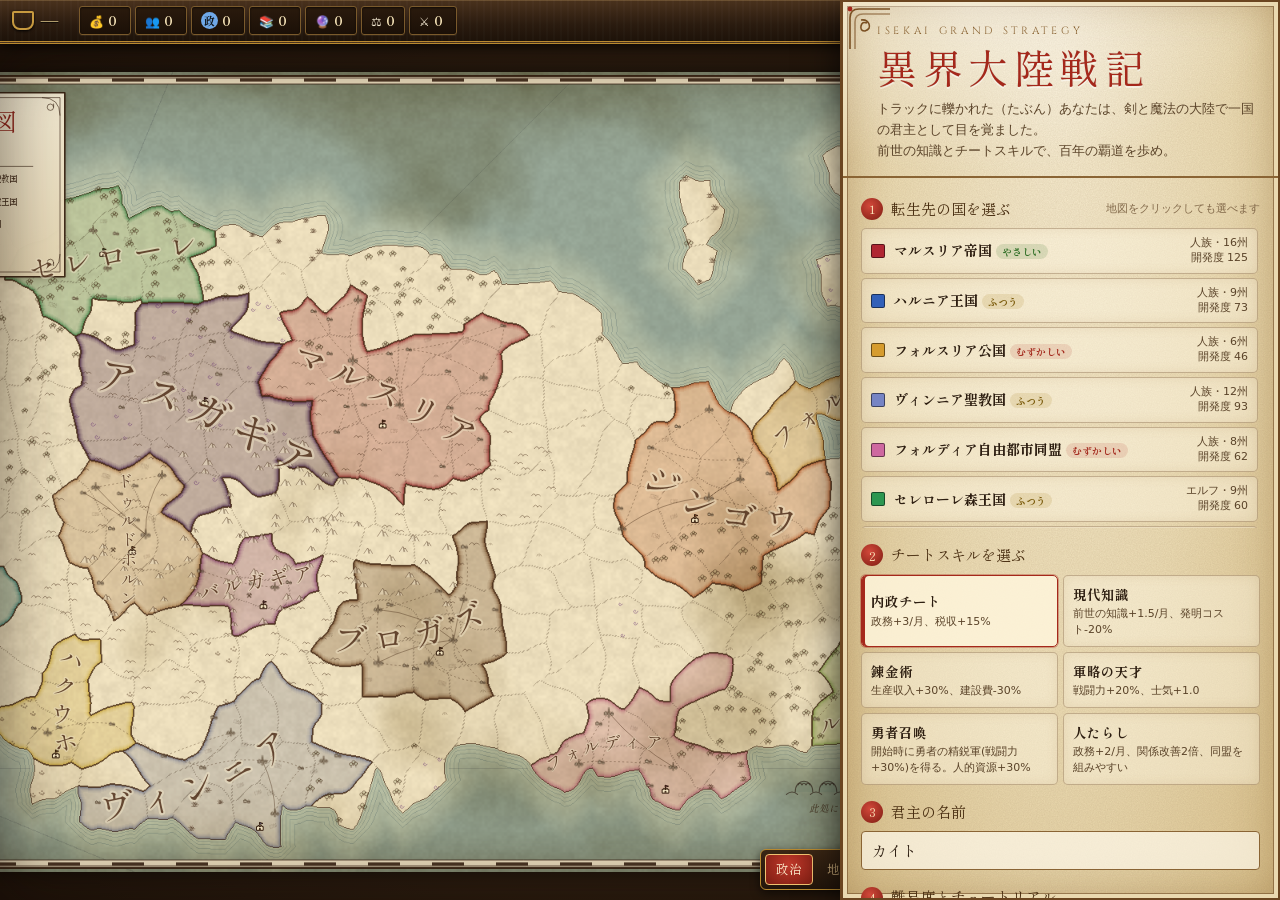
<file: isekai-strategy/index.html>
<!DOCTYPE html>
<html lang="ja">
<head>
<meta charset="UTF-8">
<meta name="viewport" content="width=device-width, initial-scale=1.0, viewport-fit=cover">
<title>異界大陸戦記</title>
<meta name="description" content="転生した君主となり、剣と魔法の大陸で国家を導く異世界グランドストラテジー。">
<link rel="preconnect" href="https://fonts.googleapis.com">
<link rel="preconnect" href="https://fonts.gstatic.com" crossorigin>
<link href="https://fonts.googleapis.com/css2?family=Shippori+Mincho:wght@500;700;800&family=Zen+Antique&family=Cinzel:wght@600&display=swap" rel="stylesheet">
<link rel="stylesheet" href="style.css">
</head>
<body>
<div id="app">
  <header id="topbar">
    <div class="tb-nation" data-act="tab" data-arg="nation" title="国家">
      <span class="flag" id="tb-flag"></span><span id="tb-name">—</span>
    </div>
    <div class="res" id="r-gold" title="金貨（月収）"><i>💰</i><b>0</b><small></small></div>
    <div class="res" id="r-mp" title="人的資源 / 上限"><i>👥</i><b>0</b><small></small></div>
    <div class="res pt" id="r-gov" title="政務（開拓・代官や将軍の任命・安定度・外交に使う）"><i class="pt-adm">政</i><b>0</b><small></small></div>
    <div class="res" id="r-know" title="前世の知識（発明に使う）" data-act="tab" data-arg="econ"><i>📚</i><b>0</b><small></small></div>
    <div class="res" id="r-mana" title="魔力（召喚魔法に使う）" data-act="tab" data-arg="hero"><i>🔮</i><b>0</b><small></small></div>
    <div class="res" id="r-stab" title="安定度（-3〜+3）"><i>⚖</i><b>0</b></div>
    <div class="res" id="r-army" title="連隊数 / 維持限界"><i>⚔</i><b>0</b><small></small></div>
    <div class="spacer"></div>
    <div id="date">—</div>
    <div class="speed">
      <button id="btn-pause" title="一時停止 (Space)">⏸</button>
      <span id="speed-dots"></span>
      <button id="btn-slower" title="遅く (-)">−</button>
      <button id="btn-faster" title="速く (+)">＋</button>
      <button id="btn-music" title="音楽のオン／オフ">🎵</button>
      <button id="btn-mute" title="効果音のオン／オフ">🔊</button>
    </div>
  </header>
  <main id="main">
    <canvas id="map"></canvas>
    <aside id="panel" class="hidden">
      <nav class="tabs">
        <button data-act="tab" data-arg="sel">選択</button>
        <button data-act="tab" data-arg="nation">国家</button>
        <button data-act="tab" data-arg="diplo">外交</button>
        <button data-act="tab" data-arg="war">戦争</button>
        <button data-act="tab" data-arg="econ">経済</button>
        <button data-act="tab" data-arg="hero">英雄</button>
        <button data-act="tab" data-arg="skill">技能<i id="sp-dot" class="hidden"></i></button>
        <button class="close" data-act="close" data-arg="0" title="閉じる">✕</button>
      </nav>
      <div id="panel-body"></div>
    </aside>
    <div id="log"></div>
    <div id="modes">
      <button data-mode="political" class="on">政治</button>
      <button data-mode="terrain">地形</button>
      <button data-mode="dev">開発度</button>
      <button data-mode="goods">交易品</button>
      <button data-mode="diplo">外交</button>
      <button data-mode="religion">宗教</button>
      <button data-mode="guild">商会</button>
      <button data-mode="unrest">不穏</button>
      <button id="btn-export" title="現在の勢力図を古地図の画像として保存する">🗺 保存</button>
    </div>
    <div id="banner" class="hidden"></div>
    <div id="pausedtag" class="hidden">一時停止中 — Spaceで再開</div>
    <div id="tut" class="hidden"></div>
  </main>

  <section id="start">
    <div class="st-head">
      <div class="st-kicker">ISEKAI GRAND STRATEGY</div>
      <h1>異界大陸戦記</h1>
      <p class="st-lead">トラックに轢かれた（たぶん）あなたは、剣と魔法の大陸で一国の君主として目を覚ました。<br>前世の知識とチートスキルで、百年の覇道を歩め。</p>
    </div>
    <div class="st-body">
      <div class="st-step"><span>1</span>転生先の国を選ぶ <em>地図をクリックしても選べます</em></div>
      <div id="st-nations"></div>
      <div class="st-step"><span>2</span>チートスキルを選ぶ</div>
      <div id="st-cheats"></div>
      <div class="st-step"><span>3</span>君主の名前</div>
      <input id="st-name" maxlength="12" value="カイト">
      <div class="st-step"><span>4</span>難易度とチュートリアル</div>
      <div id="st-diff"></div>
      <details id="st-ai"><summary>⚙ AIの詳細設定 <span id="st-ai-label"></span></summary><div id="st-ai-body"></div></details>
      <label class="st-check"><input type="checkbox" id="st-tut" checked><span>チュートリアルを行う<small>初めての方におすすめ。実際のゲームの中で操作を覚えます</small></span></label>
      <div class="st-actions">
        <button id="st-start" class="primary">この国に転生する</button>
        <button id="st-reroll">別の大陸を生成</button>
        <button id="st-load" class="hidden">続きから</button>
        <a class="st-link" href="mobile.html">📱 スマホ版で遊ぶ</a>
      </div>
      <p class="st-help">
        <b>操作</b>：左クリック/タップで州・軍を選択。軍を選んで<b>右クリック</b>（スマホは「移動」ボタン）で移動。ドラッグで地図移動、ホイール/ピンチで拡大。Spaceで一時停止。
      </p>
    </div>
  </section>

  <div id="modal-wrap" class="hidden"><div id="modal"></div></div>
  <div id="loading">大陸を創造中…</div>
</div>
<script src="js/data.js"></script>
<script src="js/mapgen.js"></script>
<script src="js/sim.js"></script>
<script src="js/ai.js"></script>
<script src="js/events.js"></script>
<script src="js/sound.js"></script>
<script src="js/render.js"></script>
<script src="js/tutorial.js"></script>
<script src="js/ui.js"></script>
</body>
</html>
</file>
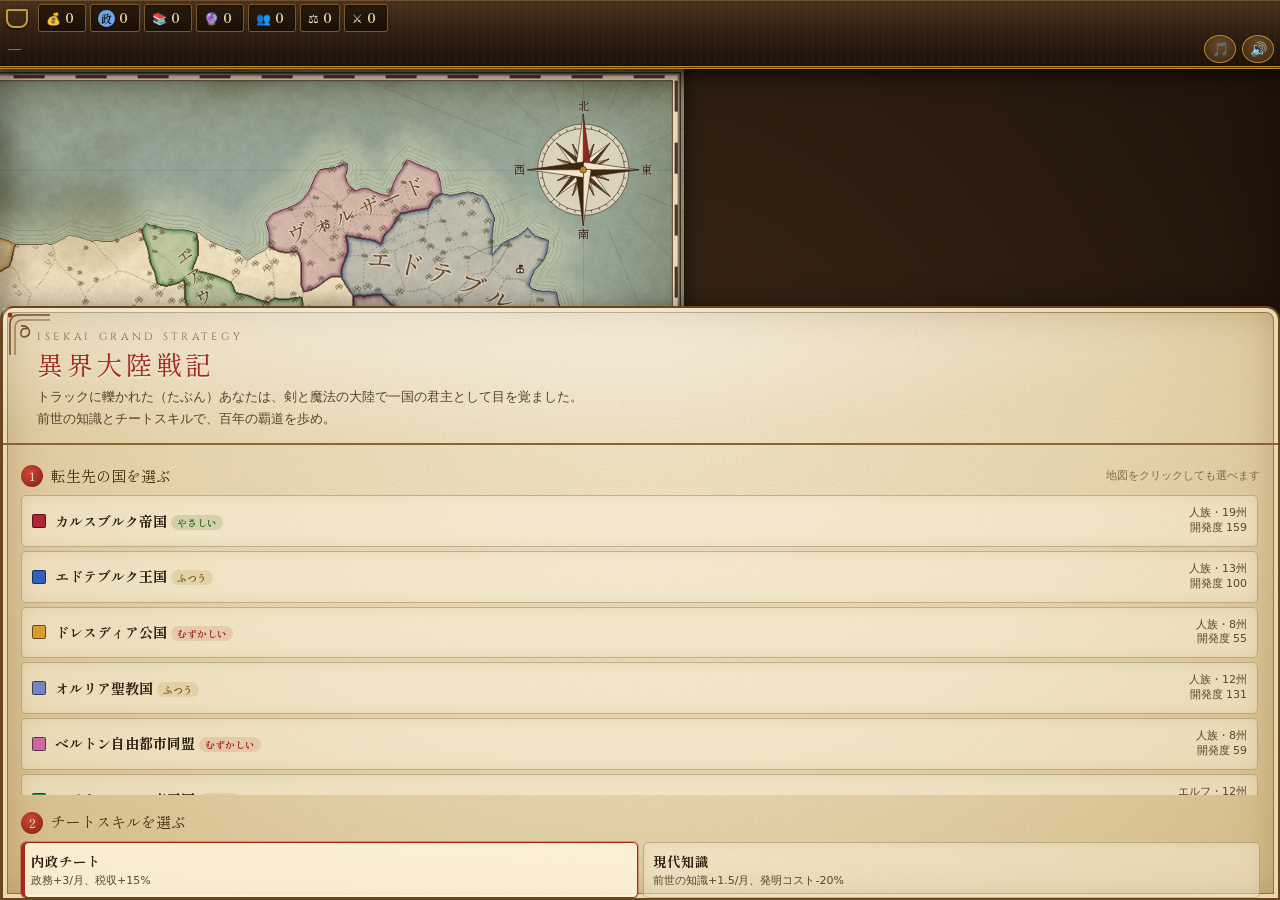
<file: isekai-strategy/mobile.html>
<!DOCTYPE html>
<html lang="ja">
<head>
<meta charset="UTF-8">
<meta name="viewport" content="width=device-width, initial-scale=1.0, maximum-scale=1.0, user-scalable=no, viewport-fit=cover">
<meta name="theme-color" content="#2a1b0f">
<meta name="apple-mobile-web-app-capable" content="yes">
<title>異界大陸戦記 スマホ版</title>
<meta name="description" content="転生した君主となり、剣と魔法の大陸で国家を導く異世界グランドストラテジー。">
<link rel="preconnect" href="https://fonts.googleapis.com">
<link rel="preconnect" href="https://fonts.gstatic.com" crossorigin>
<link href="https://fonts.googleapis.com/css2?family=Shippori+Mincho:wght@500;700;800&family=Zen+Antique&family=Cinzel:wght@600&display=swap" rel="stylesheet">
<link rel="stylesheet" href="style.css">
<link rel="stylesheet" href="mobile.css">
</head>
<body class="m">
<div id="app">
  <header id="topbar">
    <div class="mt-row">
      <div class="tb-nation" data-act="tab" data-arg="nation"><span class="flag" id="tb-flag"></span><span id="tb-name">—</span></div>
      <div class="res" id="r-gold" title="金貨（月収）"><i>💰</i><b>0</b><small></small></div>
      <div class="res pt" id="r-gov" title="政務：開拓・任命・安定度・外交に使う"><i class="pt-adm">政</i><b>0</b><small></small></div>
      <div class="res" id="r-know" title="前世の知識：発明に使う" data-act="tab" data-arg="econ"><i>📚</i><b>0</b><small></small></div>
      <div class="res" id="r-mana" title="魔力：召喚に使う" data-act="tab" data-arg="hero"><i>🔮</i><b>0</b><small></small></div>
      <div class="res" id="r-mp" title="人的資源 / 上限"><i>👥</i><b>0</b><small></small></div>
      <div class="res" id="r-stab" title="安定度（-3〜+3）"><i>⚖</i><b>0</b></div>
      <div class="res" id="r-army" title="連隊数 / 維持限界"><i>⚔</i><b>0</b><small></small></div>
    </div>
    <div class="mt-row2">
      <div id="date">—</div>
      <button id="btn-music" title="音楽">🎵</button>
      <button id="btn-mute" title="効果音">🔊</button>
    </div>
  </header>
  <main id="main">
    <canvas id="map"></canvas>
    <div id="log"></div>
    <div id="modes" class="hidden">
      <button data-mode="political" class="on">政治</button>
      <button data-mode="terrain">地形</button>
      <button data-mode="dev">開発度</button>
      <button data-mode="goods">交易品</button>
      <button data-mode="diplo">外交</button>
      <button data-mode="religion">宗教</button>
      <button data-mode="guild">商会</button>
      <button data-mode="unrest">不穏</button>
      <button id="btn-export">🗺 地図を保存</button>
    </div>
    <div id="banner" class="hidden"></div>
    <div id="pausedtag" class="hidden"></div>
    <div id="tut" class="hidden"></div>
    <div id="ctxmenu" class="hidden"></div>
    <div id="fab">
      <button id="btn-modes" title="地図の表示">🗺</button>
      <div class="spd"><button id="btn-slower">−</button><span id="speed-dots"></span><button id="btn-faster">＋</button></div>
      <button id="btn-pause" title="一時停止">▶</button>
    </div>
    <aside id="panel" class="hidden">
      <div id="sheet-handle"><i></i></div>
      <div id="panel-body"></div>
    </aside>
  </main>
  <nav class="tabs" id="mtabs">
    <button data-act="tab" data-arg="sel"><b>📍</b>選択</button>
    <button data-act="tab" data-arg="nation"><b>👑</b>国家</button>
    <button data-act="tab" data-arg="diplo"><b>🤝</b>外交</button>
    <button data-act="tab" data-arg="war"><b>⚔</b>戦争</button>
    <button data-act="tab" data-arg="econ"><b>📚</b>経済</button>
    <button data-act="tab" data-arg="hero"><b>✨</b>英雄</button>
    <button data-act="tab" data-arg="skill"><b>⭐</b>技能<i id="sp-dot" class="hidden"></i></button>
  </nav>

  <section id="start">
    <div class="st-head">
      <div class="st-kicker">ISEKAI GRAND STRATEGY</div>
      <h1>異界大陸戦記</h1>
      <p class="st-lead">トラックに轢かれた（たぶん）あなたは、剣と魔法の大陸で一国の君主として目を覚ました。<br>前世の知識とチートスキルで、百年の覇道を歩め。</p>
    </div>
    <div class="st-body">
      <div class="st-step"><span>1</span>転生先の国を選ぶ <em>地図をクリックしても選べます</em></div>
      <div id="st-nations"></div>
      <div class="st-step"><span>2</span>チートスキルを選ぶ</div>
      <div id="st-cheats"></div>
      <div class="st-step"><span>3</span>君主の名前</div>
      <input id="st-name" maxlength="12" value="カイト">
      <div class="st-step"><span>4</span>難易度とチュートリアル</div>
      <div id="st-diff"></div>
      <details id="st-ai"><summary>⚙ AIの詳細設定 <span id="st-ai-label"></span></summary><div id="st-ai-body"></div></details>
      <label class="st-check"><input type="checkbox" id="st-tut" checked><span>チュートリアルを行う<small>初めての方におすすめ。実際のゲームの中で操作を覚えます</small></span></label>
      <div class="st-actions">
        <button id="st-start" class="primary">この国に転生する</button>
        <button id="st-reroll">別の大陸を生成</button>
        <button id="st-load" class="hidden">続きから</button>
        <a class="st-link" href="index.html">🖥 PC版で遊ぶ</a>
      </div>
      <p class="st-help">
        <b>操作</b>：タップで州・軍を選ぶ。自軍を選んだ状態で行き先をタップすると「ここへ移動」が出る（<b>長押しなら即移動</b>）。ドラッグで地図を動かし、ピンチで拡大。右下の丸ボタンで時間を進める。
      </p>
    </div>
  </section>

  <div id="modal-wrap" class="hidden"><div id="modal"></div></div>
  <div id="toast" class="hidden"></div>
  <div id="loading">大陸を創造中…</div>
</div>
<script src="js/data.js"></script>
<script src="js/mapgen.js"></script>
<script src="js/sim.js"></script>
<script src="js/ai.js"></script>
<script src="js/events.js"></script>
<script src="js/sound.js"></script>
<script src="js/render.js"></script>
<script src="js/tutorial.js"></script>
<script src="js/ui.js"></script>
<script src="js/mobile.js"></script>
</body>
</html>
</file>
<file: isekai-strategy/style.css>
:root {
  color-scheme: dark;
  --bg: #120d09;
  --wood: #22180f;
  --wood-2: #2d2016;
  --wood-3: #3a2a1c;
  --line: #5a4228;
  --gold: #d9b866;
  --gold-2: #f2dc9b;
  --ink: #f1e6cf;
  --ink-2: #b9a88a;
  --ink-3: #85755d;
  --good: #7fd37a;
  --bad: #ef6f5e;
  --war: #f0a04b;
  --adm: #6fa8e8;
  --dip: #6fd3a8;
  --mil: #e8846f;
  --serif: "Shippori Mincho", "Hiragino Mincho ProN", "Yu Mincho", serif;
  --sans: system-ui, -apple-system, "Hiragino Sans", "Noto Sans JP", "Yu Gothic UI", sans-serif;
}
* { box-sizing: border-box; margin: 0; padding: 0; }
html, body { height: 100%; overflow: hidden; }
body { background: var(--bg); color: var(--ink); font-family: var(--sans); font-size: 13px; line-height: 1.5; -webkit-tap-highlight-color: transparent; }
button { font: inherit; color: inherit; cursor: pointer; }
#app { position: fixed; inset: 0; display: flex; flex-direction: column; }

/* ---------- トップバー ---------- */
#topbar {
  display: flex; align-items: center; gap: 4px; padding: 5px 10px; min-height: 44px;
  background: linear-gradient(#2e2115, #1c140c); border-bottom: 2px solid var(--line);
  box-shadow: 0 2px 10px rgba(0, 0, 0, .6); z-index: 5; overflow-x: auto; scrollbar-width: none;
}
#topbar::-webkit-scrollbar { display: none; }
.tb-nation { display: flex; align-items: center; gap: 7px; font-family: var(--serif); font-weight: 700; font-size: 15px; padding: 2px 10px 2px 2px; margin-right: 6px; cursor: pointer; white-space: nowrap; color: var(--gold-2); }
.flag { width: 22px; height: 16px; border: 1.5px solid var(--gold); border-radius: 2px; flex: none; box-shadow: inset 0 0 0 1px rgba(0,0,0,.4); }
.res { display: flex; align-items: baseline; gap: 4px; padding: 3px 9px; border-radius: 4px; background: rgba(0, 0, 0, .28); border: 1px solid rgba(90, 66, 40, .6); white-space: nowrap; }
.res i { font-style: normal; font-size: 12px; }
.res b { font-variant-numeric: tabular-nums; font-size: 13.5px; }
.res small { color: var(--ink-2); font-size: 11px; font-variant-numeric: tabular-nums; }
.res small.pos { color: var(--good); } .res small.neg { color: var(--bad); }
.pt i { font-family: var(--serif); font-weight: 800; font-size: 11px; width: 17px; height: 17px; display: inline-grid; place-items: center; border-radius: 50%; color: #10161c; align-self: center; }
.pt-adm { background: var(--adm); } .pt-dip { background: var(--dip); } .pt-mil { background: var(--mil); }
.spacer { flex: 1; min-width: 8px; }
#date { font-family: var(--serif); font-weight: 700; font-size: 14px; color: var(--gold-2); white-space: nowrap; padding: 0 8px; }
.speed { display: flex; align-items: center; gap: 3px; }
.speed button { width: 30px; height: 28px; border-radius: 4px; border: 1px solid var(--line); background: var(--wood-3); }
.speed button:hover { background: #4a3624; }
#btn-pause.paused { background: #7a2b20; border-color: #c25a40; }
#speed-dots { display: flex; gap: 2px; padding: 0 4px; }
#speed-dots i { width: 6px; height: 14px; border-radius: 1px; background: #4a3a2a; }
#speed-dots i.on { background: var(--gold); }

/* ---------- メイン ---------- */
#main { position: relative; flex: 1; min-height: 0; }
#map { position: absolute; inset: 0; width: 100%; height: 100%; display: block; touch-action: none; cursor: grab; }
#map.dragging { cursor: grabbing; }
#map.targeting { cursor: crosshair; }

#panel {
  position: absolute; left: 10px; top: 10px; bottom: 10px; width: 330px; display: flex; flex-direction: column;
  background: linear-gradient(rgba(38, 27, 17, .97), rgba(26, 18, 11, .97)); border: 1px solid var(--line);
  border-radius: 6px; box-shadow: 0 8px 30px rgba(0, 0, 0, .6), inset 0 0 0 1px rgba(217, 184, 102, .08); z-index: 3;
}
#panel.hidden { display: none; }
.tabs { display: flex; border-bottom: 1px solid var(--line); }
.tabs button { flex: 1; padding: 9px 0 8px; background: none; border: none; border-bottom: 2px solid transparent; color: var(--ink-2); font-family: var(--serif); font-weight: 700; font-size: 13.5px; }
.tabs button.close { flex: 0 0 34px; font-family: var(--sans); font-size: 13px; }
.tabs button.close:hover { color: var(--ink); }
.tabs button.on { color: var(--gold-2); border-bottom-color: var(--gold); background: rgba(217, 184, 102, .06); }
#panel-body { flex: 1; overflow-y: auto; padding: 12px 14px 18px; scrollbar-width: thin; scrollbar-color: var(--line) transparent; }

h2 { font-family: var(--serif); font-size: 21px; font-weight: 800; color: var(--gold-2); line-height: 1.25; }
h3 { font-family: var(--serif); font-size: 13.5px; font-weight: 700; color: var(--gold); margin: 14px 0 6px; padding-bottom: 3px; border-bottom: 1px solid rgba(90, 66, 40, .7); display: flex; justify-content: space-between; align-items: baseline; }
h3 small { font-family: var(--sans); font-weight: 400; color: var(--ink-3); font-size: 11px; }
.sub { color: var(--ink-2); font-size: 12px; margin-top: 3px; display: flex; flex-wrap: wrap; gap: 4px 8px; align-items: center; }
.chip { display: inline-flex; align-items: center; gap: 4px; padding: 0 7px; border-radius: 10px; font-size: 11px; background: rgba(255, 255, 255, .07); border: 1px solid rgba(255, 255, 255, .1); white-space: nowrap; line-height: 18px; }
.chip.ally { background: rgba(80, 140, 230, .2); border-color: rgba(80, 140, 230, .5); color: #a9c8ff; }
.chip.war { background: rgba(230, 80, 60, .2); border-color: rgba(230, 80, 60, .5); color: #ffaa9c; }
.chip.truce { background: rgba(220, 200, 90, .15); border-color: rgba(220, 200, 90, .4); color: #eadb92; }
.chip.me { background: rgba(120, 210, 110, .18); border-color: rgba(120, 210, 110, .45); color: #b5eeae; }
.dot { width: 10px; height: 10px; border-radius: 2px; display: inline-block; flex: none; border: 1px solid rgba(0, 0, 0, .5); }
.note { color: var(--ink-3); font-size: 11.5px; margin-top: 6px; }
.warn { margin-top: 8px; padding: 6px 9px; border-radius: 4px; background: rgba(200, 60, 40, .16); border: 1px solid rgba(200, 60, 40, .45); color: #ffc0b4; font-size: 12px; }
.okbox { margin-top: 8px; padding: 6px 9px; border-radius: 4px; background: rgba(110, 200, 100, .12); border: 1px solid rgba(110, 200, 100, .35); color: #c8f0c2; font-size: 12px; }

.kv { display: grid; grid-template-columns: 1fr auto; gap: 3px 10px; font-size: 12.5px; }
.kv span:nth-child(odd) { color: var(--ink-2); }
.kv span:nth-child(even) { text-align: right; font-variant-numeric: tabular-nums; }
.kv .tot { border-top: 1px solid var(--line); padding-top: 3px; font-weight: 700; }

.devgrid { display: grid; grid-template-columns: repeat(3, 1fr); gap: 6px; }
.devbox { background: rgba(0, 0, 0, .25); border: 1px solid rgba(90, 66, 40, .7); border-radius: 5px; padding: 6px 6px 7px; text-align: center; }
.devbox .lbl { font-size: 11px; color: var(--ink-2); }
.devbox .val { font-family: var(--serif); font-size: 22px; font-weight: 800; line-height: 1.2; }
.devbox button { margin-top: 3px; width: 100%; }

.btn { display: inline-flex; align-items: center; justify-content: center; gap: 5px; padding: 5px 10px; border-radius: 4px; border: 1px solid #6e5232; background: linear-gradient(#4a3522, #36261a); color: var(--ink); font-size: 12px; white-space: nowrap; }
.btn:hover:not(:disabled) { background: linear-gradient(#5b4129, #43301f); border-color: var(--gold); }
.btn:disabled { opacity: .42; cursor: not-allowed; }
.btn.red { border-color: #8e3a2a; background: linear-gradient(#6a2a1e, #4a1d14); }
.btn.red:hover:not(:disabled) { border-color: #e07050; }
.btn.blue { border-color: #3a5a8e; background: linear-gradient(#26406a, #1b2d4a); }
.btn.gold { border-color: var(--gold); background: linear-gradient(#7a5a26, #5a4019); color: #fff3d0; font-weight: 700; }
.btn small { color: var(--ink-2); font-size: 11px; }
.btns { display: flex; flex-wrap: wrap; gap: 5px; }
.btns.full .btn { flex: 1; }
.cost-adm { color: var(--adm); } .cost-dip { color: var(--dip); } .cost-mil { color: var(--mil); }

.blist { display: grid; grid-template-columns: 1fr 1fr; gap: 5px; }
.bitem { display: flex; flex-direction: column; gap: 2px; padding: 6px 8px; border-radius: 4px; background: rgba(0, 0, 0, .22); border: 1px solid rgba(90, 66, 40, .6); font-size: 12px; }
.bitem b { font-family: var(--serif); }
.bitem small { color: var(--ink-3); font-size: 10.5px; }
.bitem.done { border-color: rgba(127, 211, 122, .45); background: rgba(127, 211, 122, .07); }
.bitem .btn { margin-top: 3px; padding: 3px 6px; }

.rows { display: flex; flex-direction: column; gap: 4px; }
.row { display: flex; align-items: center; gap: 8px; padding: 6px 8px; border-radius: 4px; background: rgba(0, 0, 0, .2); border: 1px solid rgba(90, 66, 40, .5); cursor: pointer; }
.row:hover { border-color: var(--gold); }
.row.on { border-color: var(--gold); background: rgba(217, 184, 102, .08); }
.row .nm { flex: 1; min-width: 0; overflow: hidden; text-overflow: ellipsis; white-space: nowrap; font-family: var(--serif); font-weight: 700; }
.row .num { font-variant-numeric: tabular-nums; color: var(--ink-2); font-size: 11.5px; white-space: nowrap; }
.rel-pos { color: var(--good); } .rel-neg { color: var(--bad); }
.detail { margin: 2px 0 8px; padding: 9px 10px; border-left: 2px solid var(--gold); background: rgba(0, 0, 0, .25); border-radius: 0 4px 4px 0; }

.meter { height: 6px; background: rgba(0, 0, 0, .5); border-radius: 3px; overflow: hidden; margin: 4px 0; }
.meter i { display: block; height: 100%; }
.wsbar { position: relative; height: 14px; border-radius: 3px; background: rgba(0, 0, 0, .45); overflow: hidden; margin: 6px 0; border: 1px solid rgba(90, 66, 40, .7); }
.wsbar i { position: absolute; top: 0; bottom: 0; }
.wsbar .mid { position: absolute; left: 50%; top: 0; bottom: 0; width: 1px; background: rgba(255, 255, 255, .4); }
.wsbar span { position: absolute; inset: 0; text-align: center; font-size: 10.5px; line-height: 13px; font-weight: 700; text-shadow: 0 1px 2px #000; }
.warcard { padding: 9px 10px; border-radius: 5px; background: rgba(0, 0, 0, .25); border: 1px solid rgba(200, 80, 60, .4); margin-bottom: 8px; }
.warcard .t { font-family: var(--serif); font-weight: 700; color: var(--gold-2); }
.sides { display: grid; grid-template-columns: 1fr 1fr; gap: 6px; font-size: 11.5px; margin-top: 5px; }
.sides div { display: flex; flex-direction: column; gap: 2px; }
.sides div > span { display: flex; align-items: center; gap: 5px; }

.unit-tbl { width: 100%; border-collapse: collapse; font-size: 12.5px; }
.unit-tbl td { padding: 3px 4px; border-bottom: 1px solid rgba(90, 66, 40, .4); }
.unit-tbl td:nth-child(n+2) { text-align: right; font-variant-numeric: tabular-nums; }
.ruler { display: flex; gap: 10px; align-items: center; padding: 9px; border-radius: 5px; background: rgba(0, 0, 0, .25); border: 1px solid rgba(90, 66, 40, .6); }
.portrait { width: 48px; height: 48px; border-radius: 50%; display: grid; place-items: center; font-size: 26px; background: radial-gradient(circle at 35% 30%, #6a4c2c, #2a1c10); border: 2px solid var(--gold); flex: none; }
.stats3 { display: flex; gap: 6px; margin-top: 3px; }
.stats3 span { font-size: 12px; font-variant-numeric: tabular-nums; }
.techrow { padding: 10px; border-radius: 5px; background: rgba(0, 0, 0, .25); border: 1px solid rgba(90, 66, 40, .6); margin-bottom: 8px; display: flex; align-items: center; gap: 10px; }
.techrow .lv { font-family: var(--serif); font-size: 26px; font-weight: 800; width: 44px; text-align: center; color: var(--gold-2); }
.techrow .info { flex: 1; }
.techrow .info b { font-family: var(--serif); }
.techrow .info small { display: block; color: var(--ink-3); font-size: 11px; }

/* ---------- ログ・モード ---------- */
#log { position: absolute; right: 10px; bottom: 54px; width: 360px; max-width: calc(100% - 20px); display: flex; flex-direction: column; gap: 3px; pointer-events: none; z-index: 2; }
#log div { background: rgba(18, 12, 7, .86); border-left: 3px solid var(--ink-3); padding: 4px 9px; border-radius: 0 4px 4px 0; font-size: 12px; box-shadow: 0 2px 6px rgba(0, 0, 0, .4); animation: logIn .3s ease; }
#log div.good { border-left-color: var(--good); } #log div.bad { border-left-color: var(--bad); } #log div.war { border-left-color: var(--war); }
#log div small { color: var(--ink-3); margin-right: 6px; font-size: 10.5px; }
#log div.old { opacity: .55; }
@keyframes logIn { from { opacity: 0; transform: translateX(10px); } to { opacity: 1; transform: none; } }
#modes { position: absolute; right: 10px; bottom: 10px; display: flex; gap: 3px; background: rgba(18, 12, 7, .85); padding: 4px; border-radius: 6px; border: 1px solid var(--line); z-index: 2; }
#modes button { padding: 5px 10px; border-radius: 4px; background: none; border: 1px solid transparent; color: var(--ink-2); font-family: var(--serif); font-weight: 700; font-size: 12.5px; }
#modes button.on { background: var(--wood-3); border-color: var(--gold); color: var(--gold-2); }
#banner { position: absolute; top: 12px; left: 50%; transform: translateX(-50%); background: rgba(90, 60, 20, .95); border: 1px solid var(--gold); color: #fff3d0; padding: 7px 16px; border-radius: 20px; font-weight: 700; z-index: 4; box-shadow: 0 4px 14px rgba(0, 0, 0, .5); white-space: nowrap; }
#pausedtag { position: absolute; top: 12px; right: 12px; background: rgba(120, 40, 30, .85); border: 1px solid #c25a40; color: #ffd8cc; padding: 4px 12px; border-radius: 4px; font-size: 12px; z-index: 2; pointer-events: none; }
.hidden { display: none !important; }

/* ---------- 開始画面 ---------- */
#start {
  position: absolute; right: 0; top: 0; bottom: 0; width: 440px; max-width: 100%; z-index: 6; display: flex; flex-direction: column;
  background: linear-gradient(rgba(30, 21, 13, .97), rgba(18, 12, 7, .98)); border-left: 2px solid var(--line); box-shadow: -10px 0 40px rgba(0, 0, 0, .6);
}
.st-head { padding: 22px 22px 14px; border-bottom: 1px solid var(--line); background: radial-gradient(ellipse at 30% 0%, rgba(217, 184, 102, .16), transparent 70%); }
.st-kicker { font-size: 10.5px; letter-spacing: .3em; color: var(--gold); }
.st-head h1 { font-family: var(--serif); font-weight: 800; font-size: 38px; letter-spacing: .12em; color: var(--gold-2); text-shadow: 0 2px 0 #000, 0 0 24px rgba(217, 184, 102, .35); line-height: 1.25; margin-top: 2px; }
.st-lead { color: var(--ink-2); font-size: 12.5px; margin-top: 6px; line-height: 1.7; }
.st-body { flex: 1; overflow-y: auto; padding: 4px 18px 24px; }
.st-step { font-family: var(--serif); font-weight: 700; font-size: 15px; color: var(--gold-2); margin: 16px 0 8px; display: flex; align-items: center; gap: 8px; }
.st-step span { width: 22px; height: 22px; border-radius: 50%; background: var(--gold); color: #1c140c; display: grid; place-items: center; font-size: 13px; }
.st-step em { font-style: normal; font-family: var(--sans); font-weight: 400; font-size: 11px; color: var(--ink-3); margin-left: auto; }
#st-nations { display: flex; flex-direction: column; gap: 4px; max-height: 300px; overflow-y: auto; padding-right: 2px; }
.ncard { display: flex; align-items: center; gap: 9px; padding: 7px 9px; border-radius: 5px; background: rgba(0, 0, 0, .25); border: 1px solid rgba(90, 66, 40, .6); cursor: pointer; text-align: left; }
.ncard:hover { border-color: #8a6a3a; }
.ncard.on { border-color: var(--gold); background: rgba(217, 184, 102, .1); box-shadow: inset 3px 0 0 var(--gold); }
.ncard .dot { width: 14px; height: 14px; }
.ncard .nm { flex: 1; font-family: var(--serif); font-weight: 700; font-size: 14px; }
.ncard .meta { font-size: 11px; color: var(--ink-2); text-align: right; line-height: 1.35; }
.diff { font-size: 10px; padding: 0 6px; border-radius: 8px; margin-left: 4px; }
.diff.big { background: rgba(110, 200, 100, .2); color: #b5eeae; } .diff.mid { background: rgba(220, 200, 90, .18); color: #eadb92; } .diff.small { background: rgba(230, 90, 70, .2); color: #ffaa9c; }
#st-detail { margin-top: 8px; }
#st-cheats { display: grid; grid-template-columns: 1fr 1fr; gap: 5px; }
.ccard { padding: 8px 9px; border-radius: 5px; background: rgba(0, 0, 0, .25); border: 1px solid rgba(90, 66, 40, .6); cursor: pointer; text-align: left; }
.ccard b { display: block; font-family: var(--serif); font-size: 13.5px; color: var(--ink); }
.ccard small { display: block; color: var(--ink-2); font-size: 11px; line-height: 1.45; margin-top: 2px; }
.ccard.on { border-color: var(--gold); background: rgba(217, 184, 102, .1); }
.ccard.on b { color: var(--gold-2); }
#st-name { width: 100%; padding: 8px 10px; border-radius: 4px; border: 1px solid var(--line); background: rgba(0, 0, 0, .35); color: var(--ink); font-family: var(--serif); font-size: 15px; }
.st-actions { display: flex; flex-wrap: wrap; gap: 6px; margin-top: 18px; }
.st-actions button { padding: 9px 14px; border-radius: 5px; border: 1px solid #6e5232; background: linear-gradient(#4a3522, #36261a); }
.st-actions button.primary { flex: 1 1 100%; padding: 12px; font-family: var(--serif); font-weight: 800; font-size: 17px; letter-spacing: .1em; border-color: var(--gold); background: linear-gradient(#8a6528, #5d421a); color: #fff5d6; box-shadow: 0 0 20px rgba(217, 184, 102, .25); }
.st-actions button.primary:disabled { opacity: .45; }
.st-help { margin-top: 16px; font-size: 11.5px; color: var(--ink-3); line-height: 1.7; }

/* ---------- モーダル ---------- */
#modal-wrap { position: fixed; inset: 0; z-index: 10; background: rgba(5, 3, 2, .55); display: grid; place-items: center; padding: 16px; backdrop-filter: blur(2px); }
#modal { width: 440px; max-width: 100%; max-height: calc(100% - 20px); overflow-y: auto; background: linear-gradient(#33251a, #20160e); border: 1px solid var(--gold); border-radius: 8px; padding: 18px 20px 16px; box-shadow: 0 20px 60px rgba(0, 0, 0, .7), inset 0 0 0 4px rgba(0, 0, 0, .2), inset 0 0 0 5px rgba(217, 184, 102, .15); animation: pop .22s ease; }
@keyframes pop { from { opacity: 0; transform: scale(.96); } to { opacity: 1; transform: none; } }
#modal h2 { font-size: 20px; text-align: center; margin-bottom: 10px; }
#modal .mbody { color: var(--ink); font-size: 13.5px; line-height: 1.75; }
#modal .mbtns { display: flex; flex-direction: column; gap: 6px; margin-top: 14px; }
#modal .mbtns button { padding: 9px 12px; border-radius: 5px; border: 1px solid #6e5232; background: linear-gradient(#4a3522, #36261a); text-align: left; font-family: var(--serif); font-weight: 700; font-size: 14px; }
#modal .mbtns button:hover { border-color: var(--gold); background: linear-gradient(#5b4129, #43301f); }
#modal .mbtns button small { display: block; font-family: var(--sans); font-weight: 400; color: var(--ink-2); font-size: 11.5px; }
.plist { display: flex; flex-direction: column; gap: 3px; max-height: 240px; overflow-y: auto; margin: 8px 0; }
.plist label { display: flex; align-items: center; gap: 8px; padding: 5px 8px; border-radius: 4px; background: rgba(0, 0, 0, .25); cursor: pointer; font-size: 12.5px; }
.plist label span { flex: 1; }
.plist label em { font-style: normal; color: var(--ink-2); font-variant-numeric: tabular-nums; }

#loading { position: fixed; inset: 0; z-index: 20; display: grid; place-items: center; background: var(--bg); font-family: var(--serif); font-size: 20px; color: var(--gold-2); letter-spacing: .2em; }

/* ---------- スマホ ---------- */
@media (max-width: 760px) {
  #topbar { padding: 4px 6px; gap: 3px; flex-wrap: wrap; overflow: visible; }
  #topbar .spacer { display: none; }
  #date { order: 10; flex: 1; font-size: 13px; padding: 0 4px; }
  .speed { order: 11; }
  .tb-nation #tb-name { display: none; }
  .res { padding: 2px 6px; } .res small { display: none; }
  #panel { left: 0; right: 0; top: auto; bottom: 0; width: auto; height: 46%; border-radius: 10px 10px 0 0; }
  #log { bottom: auto; top: 8px; right: 8px; width: 70%; }
  #log div:nth-child(-n+3) { display: none; }
  #modes { bottom: auto; top: 8px; left: 8px; right: auto; flex-direction: column; }
  body.panel-open #log, body.panel-open #modes { display: none; }
  #start { width: 100%; top: 40%; border-left: none; border-top: 2px solid var(--line); border-radius: 12px 12px 0 0; }
  .st-head { padding: 12px 16px 10px; } .st-head h1 { font-size: 26px; } .st-lead { display: none; }
  #st-nations { max-height: 200px; }
  #pausedtag { display: none !important; }
}

/* ---------- 拡張 ---------- */
.tabs button { font-size: 12.5px; padding-left: 0; padding-right: 0; position: relative; }
#sp-dot { position: absolute; top: 5px; right: 4px; width: 7px; height: 7px; border-radius: 50%; background: #ff6a4a; box-shadow: 0 0 6px #ff6a4a; }
.res[data-act] { cursor: pointer; }
select.sel { width: 100%; padding: 5px 6px; border-radius: 4px; background: rgba(0,0,0,.35); color: var(--ink); border: 1px solid var(--line); font: inherit; }
.char { display: flex; gap: 9px; align-items: flex-start; padding: 8px 9px; border-radius: 5px; background: rgba(0,0,0,.25); border: 1px solid rgba(90,66,40,.6); margin-bottom: 5px; }
.char .av { width: 38px; height: 38px; border-radius: 6px; display: grid; place-items: center; font-size: 20px; flex: none; background: radial-gradient(circle at 35% 30%, #5a4430, #221810); border: 1.5px solid var(--line); }
.char .bd { flex: 1; min-width: 0; }
.char .nm2 { font-family: var(--serif); font-weight: 700; font-size: 13.5px; }
.char .ds { color: var(--ink-3); font-size: 11px; }
.char .md { color: var(--gold-2); font-size: 11.5px; }
.rar { display: inline-block; font-size: 10px; font-weight: 800; padding: 0 5px; border-radius: 3px; margin-right: 4px; color: #1a1208; letter-spacing: .03em; }
.pips { display: flex; gap: 8px; font-size: 11px; color: var(--ink-2); margin-top: 1px; }
.pips b { color: var(--ink); }
.skilltree { display: grid; grid-template-columns: repeat(4, 1fr); gap: 5px; }
.skcol h4 { font-family: var(--serif); font-size: 12px; text-align: center; color: var(--gold); margin-bottom: 4px; }
.sk { display: block; width: 100%; padding: 6px 4px; border-radius: 5px; margin-bottom: 14px; position: relative; text-align: center; background: rgba(0,0,0,.3); border: 1px solid rgba(90,66,40,.6); color: var(--ink-3); font-size: 11px; line-height: 1.35; }
.sk b { display: block; font-family: var(--serif); font-size: 12px; color: var(--ink-2); }
.sk:not(:last-child)::after { content: ''; position: absolute; left: 50%; bottom: -14px; width: 2px; height: 13px; background: rgba(90,66,40,.8); }
.sk.got { border-color: var(--gold); background: rgba(217,184,102,.14); color: var(--ink-2); }
.sk.got b { color: var(--gold-2); }
.sk.can { border-color: #6fd36a; box-shadow: 0 0 10px rgba(111,211,106,.25); cursor: pointer; }
.sk.can b { color: var(--ink); }
.xpbar { height: 8px; border-radius: 4px; background: rgba(0,0,0,.5); overflow: hidden; border: 1px solid rgba(90,66,40,.6); }
.xpbar i { display: block; height: 100%; background: linear-gradient(90deg, #c99b3a, #f2dc9b); }
.summon-card { text-align: center; padding: 14px 10px; border-radius: 8px; margin: 6px 0; border: 2px solid; background: radial-gradient(ellipse at 50% 0%, rgba(255,255,255,.08), transparent 70%); animation: glow 1.6s ease-in-out infinite alternate; }
.summon-card .big { font-family: var(--serif); font-size: 22px; font-weight: 800; }
@keyframes glow { from { box-shadow: 0 0 10px currentColor; } to { box-shadow: 0 0 28px currentColor; } }
.objective { display: flex; gap: 8px; align-items: baseline; font-size: 12.5px; padding: 3px 0; }
.objective .ck { width: 16px; color: var(--ink-3); }
.objective.done .ck { color: var(--good); }
@media (max-width: 760px) { #modes { max-height: 50%; overflow-y: auto; } }

/* ---------- チュートリアル・演出・理由表示 ---------- */
#tut { position: absolute; top: 12px; left: 50%; transform: translateX(-50%); width: 380px; max-width: calc(100% - 20px); z-index: 4; background: linear-gradient(rgba(52,38,20,.97), rgba(32,22,12,.97)); border: 1.5px solid var(--gold); border-radius: 8px; padding: 10px 13px 11px; box-shadow: 0 8px 26px rgba(0,0,0,.6), 0 0 18px rgba(217,184,102,.25); animation: pop .25s ease; }
#panel:not(.hidden) ~ #tut { left: calc(50% + 170px); }
.tut-h { display: flex; justify-content: space-between; align-items: center; font-size: 11px; color: var(--gold); letter-spacing: .05em; }
.tut-h button { background: none; border: 1px solid var(--line); color: var(--ink-3); border-radius: 3px; font-size: 10.5px; padding: 1px 7px; }
.tut-t { display: block; font-family: var(--serif); font-size: 16px; color: var(--gold-2); margin: 3px 0 4px; }
.tut-b { font-size: 12.5px; line-height: 1.7; }
.tut-r { font-size: 11px; color: var(--good); margin-top: 6px; }
.pulse { animation: pulse 1s ease-in-out infinite !important; position: relative; z-index: 5; }
@keyframes pulse { 0%,100% { box-shadow: 0 0 0 0 rgba(255,220,120,.9); } 50% { box-shadow: 0 0 0 6px rgba(255,220,120,0); background: rgba(217,184,102,.25); } }
.bw { display: inline-flex; flex-direction: column; gap: 1px; }
.btns.full .bw { flex: 1; } .bw .btn { width: 100%; }
.devbox .bw, .bitem .bw { display: flex; }
.why { font-size: 10px; color: #f09484; line-height: 1.3; text-align: center; }
#st-diff { display: grid; grid-template-columns: repeat(3, 1fr); gap: 5px; }
.dcard { padding: 7px 6px; border-radius: 5px; background: rgba(0,0,0,.25); border: 1px solid rgba(90,66,40,.6); cursor: pointer; text-align: center; }
.dcard b { display: block; font-family: var(--serif); font-size: 13.5px; }
.dcard small { display: block; font-size: 10px; color: var(--ink-3); line-height: 1.35; margin-top: 2px; }
.dcard.on { border-color: var(--gold); background: rgba(217,184,102,.1); }
.st-check { display: flex; gap: 8px; align-items: flex-start; margin-top: 10px; font-size: 13px; cursor: pointer; }
.st-check input { margin-top: 3px; accent-color: #d9b866; width: 16px; height: 16px; }
.st-check small { color: var(--ink-3); font-size: 11px; display: block; }
.rift { height: 10px; border-radius: 5px; background: rgba(0,0,0,.5); overflow: hidden; border: 1px solid rgba(120,80,160,.6); margin: 4px 0; }
.rift i { display: block; height: 100%; background: linear-gradient(90deg, #6a4fc0, #c05ae0, #ff5a7a); }
.magic { width: 130px; height: 130px; margin: 6px auto; border-radius: 50%; border: 3px double #b9a0ff; box-shadow: 0 0 30px #8a6cff, inset 0 0 30px #8a6cff; position: relative; animation: spin 1.4s linear infinite; }
.magic::before, .magic::after { content: ''; position: absolute; inset: 14px; border: 2px solid rgba(200,180,255,.8); transform: rotate(45deg); }
.magic::after { inset: 30px; border-radius: 50%; transform: none; }
@keyframes spin { to { transform: rotate(360deg); } }
#modal.ssr-flash { animation: ssr 1.2s ease; }
@keyframes ssr { 0% { box-shadow: 0 0 0 2000px rgba(255,220,120,.85); } 100% { box-shadow: 0 20px 60px rgba(0,0,0,.7); } }
.ae { font-size: 10.5px; padding: 0 5px; border-radius: 8px; background: rgba(240,120,60,.2); color: #ffb48c; white-space: nowrap; }
.ae.hi { background: rgba(240,60,40,.35); color: #ffc8bc; font-weight: 700; }
@media (max-width: 760px) { #tut { top: 6px; bottom: auto; padding: 7px 10px 8px; } #panel:not(.hidden) ~ #tut { left: 50%; } .tut-t { font-size: 14px; margin: 1px 0 2px; } .tut-b { font-size: 11.5px; line-height: 1.55; } }

/* =========================================================
   世界観テーマ：古文書・羊皮紙・真鍮
   ========================================================= */
:root {
  --accent: #a5281b;           /* 時代の差し色（朱） */
  --accent-glow: rgba(165,40,27,.35);
  --display: "Zen Antique", "Shippori Mincho", serif;
  --latin: "Cinzel", "Shippori Mincho", serif;
  --parch-tex: url("data:image/svg+xml,%3Csvg xmlns='http://www.w3.org/2000/svg' width='220' height='220'%3E%3Cfilter id='n'%3E%3CfeTurbulence type='fractalNoise' baseFrequency='.85' numOctaves='3' stitchTiles='stitch'/%3E%3CfeColorMatrix values='0 0 0 0 .35 0 0 0 0 .24 0 0 0 0 .12 0 0 0 .22 0'/%3E%3C/filter%3E%3Crect width='100%25' height='100%25' filter='url(%23n)'/%3E%3C/svg%3E");
}
body[data-era="1"] { --accent: #b0601c; --accent-glow: rgba(176,96,28,.35); }
body[data-era="2"] { --accent: #8f1d24; --accent-glow: rgba(143,29,36,.4); }
body[data-era="3"] { --accent: #6a3fb0; --accent-glow: rgba(140,90,230,.45); }
body[data-era="4"] { --accent: #5a0f16; --accent-glow: rgba(200,40,40,.45); }
body { background: #120c07; }

/* --- トップバー：胡桃材と真鍮 --- */
#topbar {
  background:
    repeating-linear-gradient(90deg, rgba(255,255,255,.015) 0 2px, transparent 2px 7px),
    linear-gradient(#4a321d, #2a1b0f 60%, #1d1209);
  border-bottom: 3px double #b8892f;
  box-shadow: 0 3px 14px rgba(0,0,0,.7), inset 0 1px 0 rgba(255,214,140,.18);
}
.tb-nation { font-family: var(--display); font-weight: 400; font-size: 17px; letter-spacing: .06em; text-shadow: 0 1px 0 #000; }
.flag { border: 2px solid #c79a3f; border-radius: 2px 2px 8px 8px; height: 19px; box-shadow: 0 1px 3px #000; }
.res { background: linear-gradient(#2a1a0d, #1b1007); border: 1px solid #7a5a2c; border-radius: 3px; box-shadow: inset 0 1px 2px rgba(0,0,0,.6), 0 1px 0 rgba(255,214,140,.08); }
.res b { color: #f6e4b8; font-family: var(--serif); }
#date { font-family: var(--display); font-weight: 400; font-size: 15px; color: #f1d796; letter-spacing: .04em; }
.speed button { background: radial-gradient(circle at 50% 35%, #6a4a26, #3a2512); border: 1px solid #b8892f; color: #f6e4b8; border-radius: 50%; width: 30px; height: 30px; box-shadow: 0 2px 3px rgba(0,0,0,.6), inset 0 1px 0 rgba(255,220,150,.25); }
#btn-pause.paused { background: radial-gradient(circle at 50% 35%, #b23a26, #6e1a10); border-color: #e0a050; }
#speed-dots i { background: #3b2a18; border: 1px solid #6a4a26; } #speed-dots i.on { background: linear-gradient(#f2d48a, #b8892f); }

/* --- 地図：古地図の縁取り --- */
#main::after { content: ''; position: absolute; inset: 0; pointer-events: none; z-index: 1;
  box-shadow: inset 0 0 0 2px rgba(184,137,47,.35), inset 0 0 90px rgba(40,22,8,.75); }
#map { filter: sepia(.12) saturate(.95); }

/* --- 羊皮紙の面（パネル・モーダル・開始画面・チュートリアル） --- */
#panel, #modal, #start, #tut {
  --ink: #2c1d10; --ink-2: #5a4329; --ink-3: #82694a; --line: #a8865a;
  --gold: #7a4f1d; --gold-2: var(--accent); --good: #2e6e24; --bad: #a3271b; --war: #a3561a;
  --adm: #1f4f8a; --dip: #2a6e4e; --mil: #8a2a1a;
  color: var(--ink);
  background-color: #ead9b0;
  background-image: var(--parch-tex), radial-gradient(ellipse at 50% 0%, #f8eed4 0%, #ecdcb4 55%, #d9c08a 100%);
  border: 2px solid #6b4520;
  box-shadow: 0 10px 34px rgba(0,0,0,.7), inset 0 0 0 4px #ead9b0, inset 0 0 0 5px rgba(107,69,32,.55), inset 0 0 40px rgba(120,80,30,.35);
}
#panel::before, #panel::after, #modal::before, #start::before {
  content: ''; position: absolute; width: 46px; height: 46px; pointer-events: none; z-index: 2;
  background: url("data:image/svg+xml,%3Csvg xmlns='http://www.w3.org/2000/svg' width='46' height='46' viewBox='0 0 46 46'%3E%3Cg fill='none' stroke='%237a4f22' stroke-width='1.6'%3E%3Cpath d='M3 43V12Q3 3 12 3h31'/%3E%3Cpath d='M8 43V16q0-8 8-8h27' opacity='.6'/%3E%3Cpath d='M14 14q6-1 8 4t-4 7q-5 0-4-5t6-3' /%3E%3C/g%3E%3Ccircle cx='3' cy='3' r='2.4' fill='%23a5281b'/%3E%3C/svg%3E") no-repeat;
}
#panel::before { top: 3px; left: 3px; } #panel::after { bottom: 3px; right: 3px; transform: rotate(180deg); }
#modal { position: relative; } #modal::before { top: 4px; left: 4px; }
#start::before { top: 4px; left: 4px; }
#panel { border-radius: 4px; }
.tabs { border-bottom: 2px solid #8a6434; background: linear-gradient(rgba(120,80,30,.12), transparent); }
.tabs button { color: #6b5232; font-family: var(--display); font-weight: 400; font-size: 14px; }
.tabs button.on { color: var(--accent); border-bottom: 3px solid var(--accent); background: rgba(255,250,235,.45); text-shadow: 0 0 1px rgba(0,0,0,.1); }
.tabs button.close { color: #8a6c4a; }
#panel-body { scrollbar-color: #a8865a transparent; }
h2 { font-family: var(--display); font-weight: 400; color: var(--accent); font-size: 23px; letter-spacing: .04em; text-shadow: 0 1px 0 rgba(255,255,255,.4); }
h3 { font-family: var(--display); font-weight: 400; color: #5a3c18; border-bottom: none; padding-bottom: 4px; margin-top: 16px;
  background: linear-gradient(90deg, #8a6434, rgba(138,100,52,.15)) bottom / 100% 1px no-repeat; }
h3::before { content: '❦'; color: var(--accent); margin-right: 6px; font-size: 13px; }
h3 { justify-content: flex-start; } h3 small { margin-left: auto; color: var(--ink-3); }
.sub { color: var(--ink-2); }
.note { color: var(--ink-3); }
.chip { background: rgba(107,69,32,.1); border-color: rgba(107,69,32,.3); color: var(--ink-2); }
.chip.ally { background: rgba(31,79,138,.12); border-color: rgba(31,79,138,.4); color: #1f4f8a; }
.chip.war { background: rgba(163,39,27,.12); border-color: rgba(163,39,27,.45); color: #a3271b; }
.chip.truce { background: rgba(160,120,20,.14); border-color: rgba(160,120,20,.45); color: #7a5a0a; }
.chip.me { background: rgba(46,110,36,.12); border-color: rgba(46,110,36,.4); color: #2e6e24; }
.warn { background: rgba(163,39,27,.1); border-color: rgba(163,39,27,.45); color: #8a1f14; }
.okbox { background: rgba(46,110,36,.1); border-color: rgba(46,110,36,.4); color: #2a5a20; }
.kv span:nth-child(odd) { color: var(--ink-2); }
.kv .tot { border-top-color: #8a6434; }
.rel-pos { color: #2e6e24; } .rel-neg { color: #a3271b; }
/* 箱類 */
.devbox, .bitem, .row, .char, .techrow, .warcard, .ruler, .detail, .ncard, .ccard, .dcard, .plist label, .wonder {
  background: rgba(255,248,228,.45); border: 1px solid rgba(107,69,32,.35); box-shadow: inset 0 0 12px rgba(150,110,50,.12);
}
.row:hover, .ncard:hover { border-color: var(--accent); background: rgba(255,250,236,.7); }
.row.on, .ncard.on, .ccard.on, .dcard.on { border-color: var(--accent); background: rgba(255,246,220,.85); box-shadow: inset 3px 0 0 var(--accent), 0 0 0 1px var(--accent-glow); }
.ccard.on b, .ncard .nm { color: var(--ink); }
.bitem.done { border-color: rgba(46,110,36,.5); background: rgba(46,110,36,.08); }
.detail { border-left: 3px solid var(--accent); }
.warcard { border-color: rgba(163,39,27,.45); }
.warcard .t { color: var(--accent); font-family: var(--display); font-weight: 400; font-size: 15px; }
.portrait { background: radial-gradient(circle at 35% 30%, #fff4d8, #c9a467); border: 2px solid #7a4f1d; }
.techrow .lv { color: var(--accent); }
.char .av { background: radial-gradient(circle at 35% 30%, #fff4d8, #cfae72); border-color: #8a6434; }
.char .md { color: #6a3f10; } .char .ds { color: var(--ink-3); }
.meter, .wsbar, .xpbar { background: rgba(80,50,20,.18); border: 1px solid rgba(107,69,32,.4); }
.wsbar span { color: #fff; }
/* ボタン：革の札と封蝋 */
.btn { background: linear-gradient(#7a4a24, #4f2c12); color: #f9e9c6; border: 1px solid #2e1a0a; border-radius: 3px;
  box-shadow: inset 0 1px 0 rgba(255,220,160,.3), 0 1px 2px rgba(60,30,10,.4); font-family: var(--serif); font-weight: 600; }
.btn:hover:not(:disabled) { background: linear-gradient(#8f5a2c, #5d3416); border-color: #2e1a0a; }
.btn small { color: #ead2a2; }
.btn.gold { background: radial-gradient(ellipse at 50% 30%, #c0392b, #7d1d12); border-color: #4a0f08; color: #fff0d0; text-shadow: 0 1px 0 rgba(0,0,0,.4); }
.btn.gold:hover:not(:disabled) { background: radial-gradient(ellipse at 50% 30%, #d4473a, #8f2416); }
.btn.blue { background: linear-gradient(#2f4f7a, #1b304e); border-color: #0e1a2c; }
.btn.red { background: linear-gradient(#5a1a12, #35100a); border-color: #200804; }
.btn:disabled { opacity: .5; filter: saturate(.4); }
.cost-adm { color: #cfe0ff; } .btn .cost-adm { color: #cfe0ff; }
#panel .cost-adm:not(.btn *) { color: #1f4f8a; }
.why { color: #a3271b; }
select.sel, #st-name { background: rgba(255,250,236,.7); color: var(--ink); border: 1px solid #8a6434; font-family: var(--serif); }
/* モーダル：封蝋の書状 */
#modal-wrap { background: rgba(10,6,3,.62); }
#modal { padding-top: 28px; border-radius: 3px; }
#modal::after { content: '✦'; position: absolute; top: -22px; left: 50%; transform: translateX(-50%); width: 44px; height: 44px; border-radius: 50%;
  background: radial-gradient(circle at 40% 35%, #d2483a, #8a1d12 60%, #5c0f08); color: #f8d7a0; display: grid; place-items: center; font-size: 18px;
  box-shadow: 0 3px 8px rgba(0,0,0,.6), inset 0 -3px 6px rgba(0,0,0,.35); border: 2px solid #6e1a10; }
#modal h2 { font-size: 22px; }
#modal .mbody { color: var(--ink); }
#modal .mbtns button { background: linear-gradient(#7a4a24, #4f2c12); color: #f9e9c6; border: 1px solid #2e1a0a; font-family: var(--display); font-weight: 400; font-size: 15px; letter-spacing: .03em; box-shadow: inset 0 1px 0 rgba(255,220,160,.25); }
#modal .mbtns button:hover { background: linear-gradient(#93592b, #5d3416); border-color: #2e1a0a; }
#modal .mbtns button small { color: #e6cfa0; }
.summon-card { background: radial-gradient(ellipse at 50% 0%, rgba(255,255,255,.6), rgba(255,240,210,.2) 70%); }
/* 開始画面：巻物 */
#start { border-left: 3px solid #6b4520; }
.st-head { background: radial-gradient(ellipse at 30% 0%, rgba(255,255,255,.45), transparent 70%); border-bottom: 2px solid #8a6434; }
.st-kicker { font-family: var(--latin); color: #8a6434; letter-spacing: .35em; }
.st-head h1 { font-family: var(--display); font-weight: 400; color: var(--accent); text-shadow: 0 2px 0 rgba(255,255,255,.5), 0 0 1px rgba(0,0,0,.2); letter-spacing: .14em; font-size: 40px; }
.st-lead { color: var(--ink-2); }
.st-step { font-family: var(--display); font-weight: 400; color: #4a2f12; }
.st-step span { background: radial-gradient(circle at 40% 35%, #d2483a, #7d1d12); color: #fbe3b8; font-family: var(--serif); }
.st-step em { color: var(--ink-3); }
.ccard small, .dcard small, .ncard .meta { color: var(--ink-2); }
.ccard b { color: var(--ink); }
.st-actions button { background: linear-gradient(#7a4a24, #4f2c12); color: #f9e9c6; border-color: #2e1a0a; font-family: var(--serif); }
.st-actions button.primary { background: radial-gradient(ellipse at 50% 30%, #c0392b, #7d1d12); border: 2px solid #4a0f08; font-family: var(--display); font-weight: 400; letter-spacing: .2em; box-shadow: 0 3px 10px rgba(120,20,10,.4), inset 0 1px 0 rgba(255,200,170,.35); }
.st-help { color: var(--ink-3); }
.diff.big { background: rgba(46,110,36,.15); color: #2e6e24; } .diff.mid { background: rgba(160,120,20,.15); color: #7a5a0a; } .diff.small { background: rgba(163,39,27,.12); color: #a3271b; }
.st-check { color: var(--ink); } .st-check small { color: var(--ink-3); }
#st-ai { margin-top: 10px; border: 1px solid rgba(107,69,32,.4); border-radius: 4px; background: rgba(255,248,228,.4); }
#st-ai summary { cursor: pointer; padding: 7px 10px; font-family: var(--display); color: #4a2f12; }
#st-ai summary span { color: var(--ink-3); font-family: var(--serif); font-size: 12px; }
#st-ai-body { padding: 4px 12px 12px; display: grid; gap: 8px; }
.slider { display: block; }
.sl-h { display: flex; justify-content: space-between; font-size: 12.5px; }
.sl-h em { font-style: normal; color: var(--accent); font-weight: 700; font-variant-numeric: tabular-nums; }
.slider input { width: 100%; accent-color: #a5281b; }
.slider small { display: block; color: var(--ink-3); font-size: 10.5px; margin-top: -2px; }
/* チュートリアル */
#tut { border: 2px solid #6b4520; }
.tut-h { color: #8a6434; } .tut-h button { color: var(--ink-3); border-color: #a8865a; }
.tut-t { font-family: var(--display); font-weight: 400; color: var(--accent); }
.tut-r { color: #2e6e24; }
/* 大建造物 */
.wonder { display: flex; gap: 10px; align-items: flex-start; padding: 8px 9px; border-radius: 4px; margin-bottom: 5px; }
.wonder .wi { width: 38px; height: 38px; flex: none; display: grid; place-items: center; font-size: 22px; border-radius: 50%; background: radial-gradient(circle at 40% 35%, #fff6dc, #d1ad6c); border: 1.5px solid #8a6434; }
.wonder b { display: block; font-family: var(--display); font-weight: 400; font-size: 14.5px; }
.wonder small { display: block; font-size: 11px; color: var(--ink-2); }
.wonder small.fl { color: var(--ink-3); }
.wonder.done { border-color: #b8892f; background: linear-gradient(rgba(255,236,170,.55), rgba(255,248,228,.45)); }
.wonder .btn, .wonder .bw { margin-top: 4px; }
.warnline { color: #a3271b !important; font-weight: 700; }
details.wlist { margin-top: 10px; }
details.wlist summary { cursor: pointer; font-family: var(--display); color: #4a2f12; padding: 6px 2px; }
/* ログ・地図モード */
#log div { background: linear-gradient(90deg, rgba(30,19,10,.92), rgba(30,19,10,.82)); font-family: var(--serif); border-left-width: 4px; color: #f2e2c0; }
#modes { background: linear-gradient(#3a2614, #22150b); border: 1px solid #b8892f; box-shadow: 0 3px 10px rgba(0,0,0,.6); }
#modes button { font-family: var(--display); font-weight: 400; color: #c9ab7a; }
#modes button.on { background: radial-gradient(ellipse at 50% 30%, #c0392b, #7d1d12); border-color: #f0c070; color: #fff0d0; }
#pausedtag { font-family: var(--display); background: rgba(110,26,16,.9); border-color: #e0a050; }
#banner { background: radial-gradient(ellipse at 50% 30%, #c0392b, #7d1d12); font-family: var(--display); font-weight: 400; }
#loading { font-family: var(--display); background: #1a110a; }
/* 時代：魔導期は紋様が光る */
body[data-era="3"] #panel, body[data-era="3"] #modal { box-shadow: 0 10px 34px rgba(0,0,0,.7), inset 0 0 0 4px #ead9b0, inset 0 0 0 5px rgba(106,63,176,.6), inset 0 0 40px rgba(120,80,30,.35), 0 0 24px var(--accent-glow); }
body[data-era="4"] #main::after { box-shadow: inset 0 0 0 2px rgba(160,30,30,.45), inset 0 0 120px rgba(60,5,5,.8); }
@media (max-width: 760px) { #panel::before, #panel::after { display: none; } .st-head h1 { font-size: 28px; } }
#panel::before { display: none; }
.st-head { padding-left: 34px; }
#modal::before { top: 6px; left: 6px; opacity: .8; }
#modal h2 { padding: 0 30px; }

#map { filter: none; }
#main::after { box-shadow: inset 0 0 70px rgba(20,10,4,.55); }
#btn-export { border-left: 1px solid rgba(184,137,47,.5) !important; margin-left: 2px; }

.trait { padding: 8px 10px; border-radius: 4px; background: linear-gradient(rgba(255,236,170,.5), rgba(255,248,228,.4)); border: 1px solid #b8892f; }
.trait b { display: block; font-family: var(--display); font-weight: 400; font-size: 15px; color: var(--accent); }
.trait span { font-size: 12px; color: var(--ink-2); }
.mission { display: flex; gap: 8px; padding: 7px 9px; margin-bottom: 5px; border-radius: 4px; background: rgba(255,248,228,.45); border: 1px solid rgba(107,69,32,.35); }
.mission .mi { color: var(--accent); font-size: 14px; width: 16px; }
.mission b { display: block; font-family: var(--display); font-weight: 400; font-size: 14px; }
.mission small { display: block; font-size: 11px; color: var(--ink-2); }
.mission small.rw { color: #6a3f10; margin-top: 2px; }
.mission.done { border-color: rgba(46,110,36,.5); background: rgba(46,110,36,.08); }
.mission.done .mi { color: #2e6e24; }

.seg { display: flex; gap: 0; margin-top: 4px; border: 1px solid #6b4520; border-radius: 4px; overflow: hidden; }
.seg button { flex: 1; padding: 7px 2px; border: none; border-right: 1px solid rgba(107,69,32,.45); background: rgba(255,248,228,.5); color: var(--ink-2); font-family: var(--display); font-size: 13px; }
.seg button:last-child { border-right: none; }
.seg button.on { background: radial-gradient(ellipse at 50% 30%, #c0392b, #7d1d12); color: #fff0d0; }
body.m .seg button { padding: 10px 2px; font-size: 14px; }
</file>
<file: isekai-strategy/mobile.css>
/* =========================================================
   スマホ版レイアウト（style.css の上に重ねる）
   ========================================================= */
body.m { -webkit-user-select: none; user-select: none; overscroll-behavior: none; }
body.m #app { padding-bottom: env(safe-area-inset-bottom); }
.st-link { display: inline-flex; align-items: center; padding: 9px 14px; border-radius: 5px; border: 1px solid #6e5232; color: #6b3f10; text-decoration: none; font-size: 13px; background: rgba(255,248,228,.5); }

/* --- 上部：資源（横スクロール）と日付 --- */
body.m #topbar { display: block; padding: 4px 6px 3px; padding-top: calc(4px + env(safe-area-inset-top)); min-height: 0; overflow: visible; flex-wrap: nowrap; }
body.m .mt-row { display: flex; gap: 4px; overflow-x: auto; scrollbar-width: none; align-items: center; }
body.m .mt-row::-webkit-scrollbar { display: none; }
body.m .tb-nation { margin: 0 2px 0 0; padding: 0 4px 0 0; }
body.m .tb-nation #tb-name { display: none; }
body.m .res { padding: 3px 7px; flex: none; }
body.m .res small { display: inline; font-size: 10px; }
body.m .res b { font-size: 13px; }
body.m .mt-row2 { display: flex; align-items: center; gap: 6px; margin-top: 3px; }
body.m #date { flex: 1; font-size: 13px; padding: 0 2px; }
body.m .mt-row2 button { width: 32px; height: 28px; border-radius: 50%; border: 1px solid #b8892f; background: radial-gradient(circle at 50% 35%, #6a4a26, #3a2512); color: #f6e4b8; font-size: 14px; }

/* --- 地図 --- */
body.m #main { position: relative; }
body.m #main::after { box-shadow: inset 0 0 40px rgba(20,10,4,.5); }

/* --- 右下の操作ボタン --- */
#fab { position: absolute; right: 10px; bottom: 12px; z-index: 4; display: flex; flex-direction: column; align-items: flex-end; gap: 8px; }
#fab #btn-pause { width: 64px; height: 64px; border-radius: 50%; font-size: 26px; border: 2px solid #e0b050; color: #fff3d0;
  background: radial-gradient(circle at 45% 35%, #c0392b, #6e1a10); box-shadow: 0 4px 14px rgba(0,0,0,.55), inset 0 2px 0 rgba(255,210,170,.35); }
#fab #btn-pause.paused { background: radial-gradient(circle at 45% 35%, #3f8a3a, #1f4d1c); border-color: #c8e0a0; }
#fab .spd { display: flex; align-items: center; gap: 4px; background: linear-gradient(#3a2614, #22150b); border: 1px solid #b8892f; border-radius: 22px; padding: 4px 6px; box-shadow: 0 3px 10px rgba(0,0,0,.5); }
#fab .spd button { width: 34px; height: 34px; border-radius: 50%; border: 1px solid #b8892f; background: radial-gradient(circle at 50% 35%, #6a4a26, #3a2512); color: #f6e4b8; font-size: 18px; }
#fab #speed-dots { display: flex; gap: 3px; padding: 0 3px; }
#fab #speed-dots i { width: 6px; height: 16px; }
#fab #btn-modes { width: 46px; height: 46px; border-radius: 50%; border: 1px solid #b8892f; background: radial-gradient(circle at 50% 35%, #6a4a26, #3a2512); color: #f6e4b8; font-size: 20px; box-shadow: 0 3px 10px rgba(0,0,0,.45); }
body.m.sheet-open #fab { bottom: calc(52% + 10px); }
body.m.sheet-open #fab .spd, body.m.sheet-open #fab #btn-modes { display: none; }
body.m.sheet-full #fab { display: none; }

/* --- 地図モードのポップアップ --- */
body.m #modes { position: absolute; right: 66px; bottom: 112px; left: auto; top: auto; flex-direction: row; flex-wrap: wrap; width: 230px; max-height: none; gap: 5px; padding: 8px; z-index: 5; }
body.m #modes button { flex: 1 1 30%; padding: 9px 4px; font-size: 13px; }
body.m #modes #btn-export { flex: 1 1 100%; border: 1px solid rgba(184,137,47,.6) !important; color: #f1d796; }

/* --- ログ：最新の1件だけ。タップで履歴を開く --- */
body.m #log { top: 8px; left: 8px; right: 8px; bottom: auto; width: auto; pointer-events: auto; }
body.m #log div { display: none; font-size: 12px; }
body.m #log div:last-child { display: block; }
body.m #log.open div { display: block; }
body.m #log.open { max-height: 50%; overflow-y: auto; }
body.m.sheet-open #log { display: none; }

/* --- 下部タブバー --- */
body.m #mtabs { flex: none; display: flex; border-top: 2px solid #8a6434; border-bottom: none; padding-bottom: env(safe-area-inset-bottom);
  background: linear-gradient(#3a2614, #1d1209); box-shadow: 0 -3px 12px rgba(0,0,0,.5); z-index: 6; }
body.m #mtabs button { flex: 1; display: flex; flex-direction: column; align-items: center; gap: 0; padding: 6px 0 7px; font-size: 11px; color: #c9ab7a; border-bottom: none; border-top: 3px solid transparent; }
body.m #mtabs button b { font-size: 18px; font-weight: 400; line-height: 1.2; }
body.m #mtabs button.on { color: #fff0d0; border-top-color: var(--accent); background: rgba(255,240,200,.08); }

/* --- 下から引き出すパネル（シート） --- */
body.m #panel { left: 0; right: 0; bottom: 0; top: auto; width: auto; height: 52%; border-radius: 14px 14px 0 0; transition: height .22s ease; z-index: 5; }
body.m #panel.full { height: calc(100% - 8px); }
body.m #panel::after { display: none; }
#sheet-handle { flex: none; height: 26px; display: grid; place-items: center; cursor: grab; touch-action: none; }
#sheet-handle i { width: 44px; height: 5px; border-radius: 3px; background: rgba(107,69,32,.55); }
body.m #panel-body { padding: 2px 14px 24px; font-size: 14px; }
body.m .btn { padding: 9px 12px; font-size: 13.5px; min-height: 40px; }
body.m .btn small { font-size: 12px; }
body.m .row { padding: 10px 10px; }
body.m .note { font-size: 12.5px; }
body.m h2 { font-size: 22px; }
body.m h3 { font-size: 15px; }
body.m select.sel { padding: 10px 8px; font-size: 14px; }
body.m .kv { font-size: 13.5px; }
body.m .devgrid, body.m .blist { gap: 7px; }
body.m .skilltree { grid-template-columns: repeat(2, 1fr); }
body.m .sk { font-size: 12px; padding: 8px 4px; }

/* --- 地図上のコンテキストメニュー --- */
#ctxmenu { position: absolute; z-index: 7; min-width: 170px; padding: 6px; border-radius: 8px; border: 2px solid #6b4520;
  background: #ead9b0; background-image: var(--parch-tex); box-shadow: 0 8px 24px rgba(0,0,0,.55); display: flex; flex-direction: column; gap: 5px; }
#ctxmenu .t { font-family: var(--display); color: var(--accent); font-size: 14px; padding: 2px 4px; }
#ctxmenu button { padding: 11px 12px; border-radius: 5px; border: 1px solid #2e1a0a; text-align: left; font-family: var(--display); font-size: 15px;
  background: linear-gradient(#7a4a24, #4f2c12); color: #f9e9c6; }
#ctxmenu button.go { background: radial-gradient(ellipse at 50% 30%, #c0392b, #7d1d12); border-color: #4a0f08; color: #fff0d0; }

/* --- 書状（モーダル）は下寄せで大きなボタン --- */
body.m #modal-wrap { place-items: end center; padding: 10px; padding-bottom: calc(10px + env(safe-area-inset-bottom)); }
body.m #modal { width: 100%; max-height: 88%; padding: 26px 16px 14px; }
body.m #modal .mbtns button { padding: 13px 14px; font-size: 16px; }
body.m #modal .mbody { font-size: 14.5px; }

/* --- 説明の吹き出し・チュートリアル --- */
#toast { position: fixed; left: 50%; top: 92px; transform: translateX(-50%); z-index: 20; max-width: 86%; padding: 8px 14px; border-radius: 6px;
  background: rgba(30,19,10,.94); color: #f6e4b8; border: 1px solid #b8892f; font-size: 13px; pointer-events: none; }
body.m #tut { top: 6px; width: calc(100% - 16px); }
body.m.sheet-full #tut { display: none; }
body.m #banner { top: auto; bottom: 90px; font-size: 14px; padding: 9px 18px; }

/* --- 開始画面 --- */
body.m #start { width: 100%; top: 34%; border-radius: 14px 14px 0 0; }
body.m .st-head h1 { font-size: 26px; }
body.m .ncard { padding: 10px; }
body.m .st-actions button { padding: 12px; }
</file>
